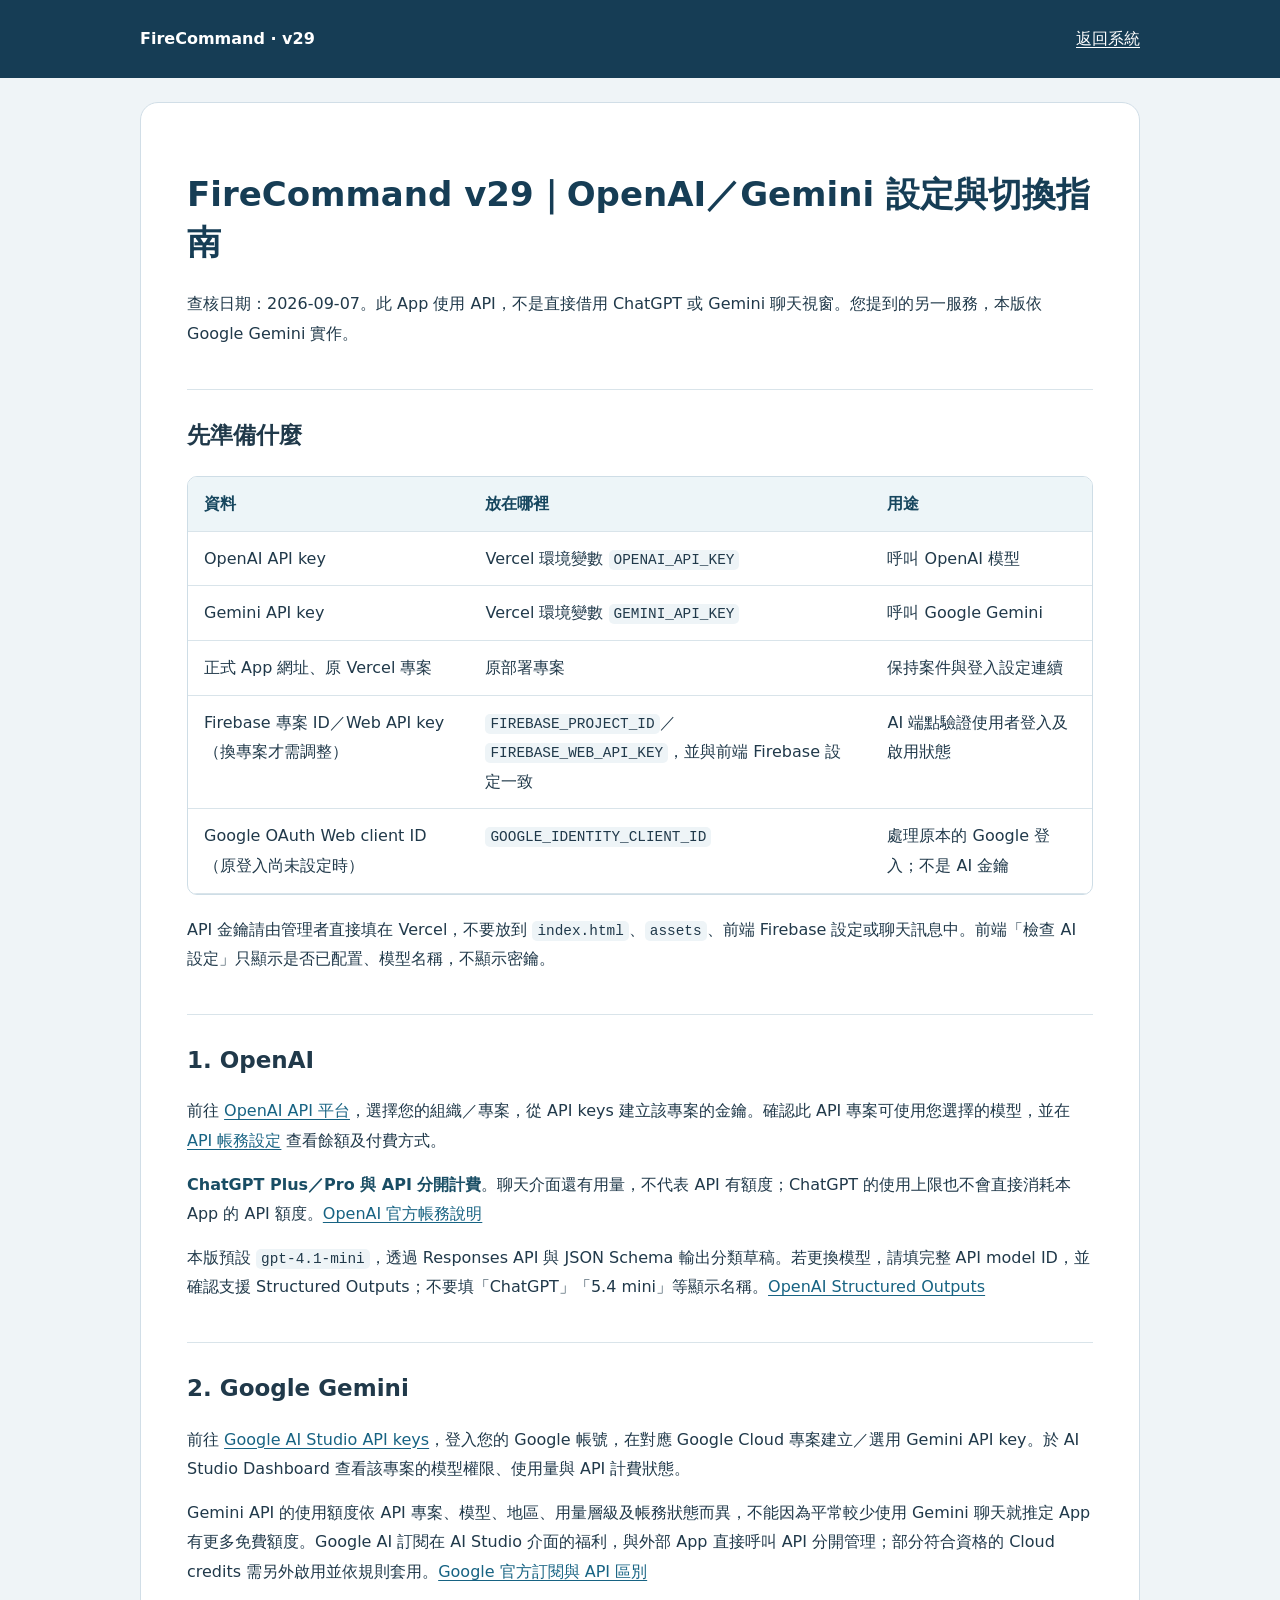
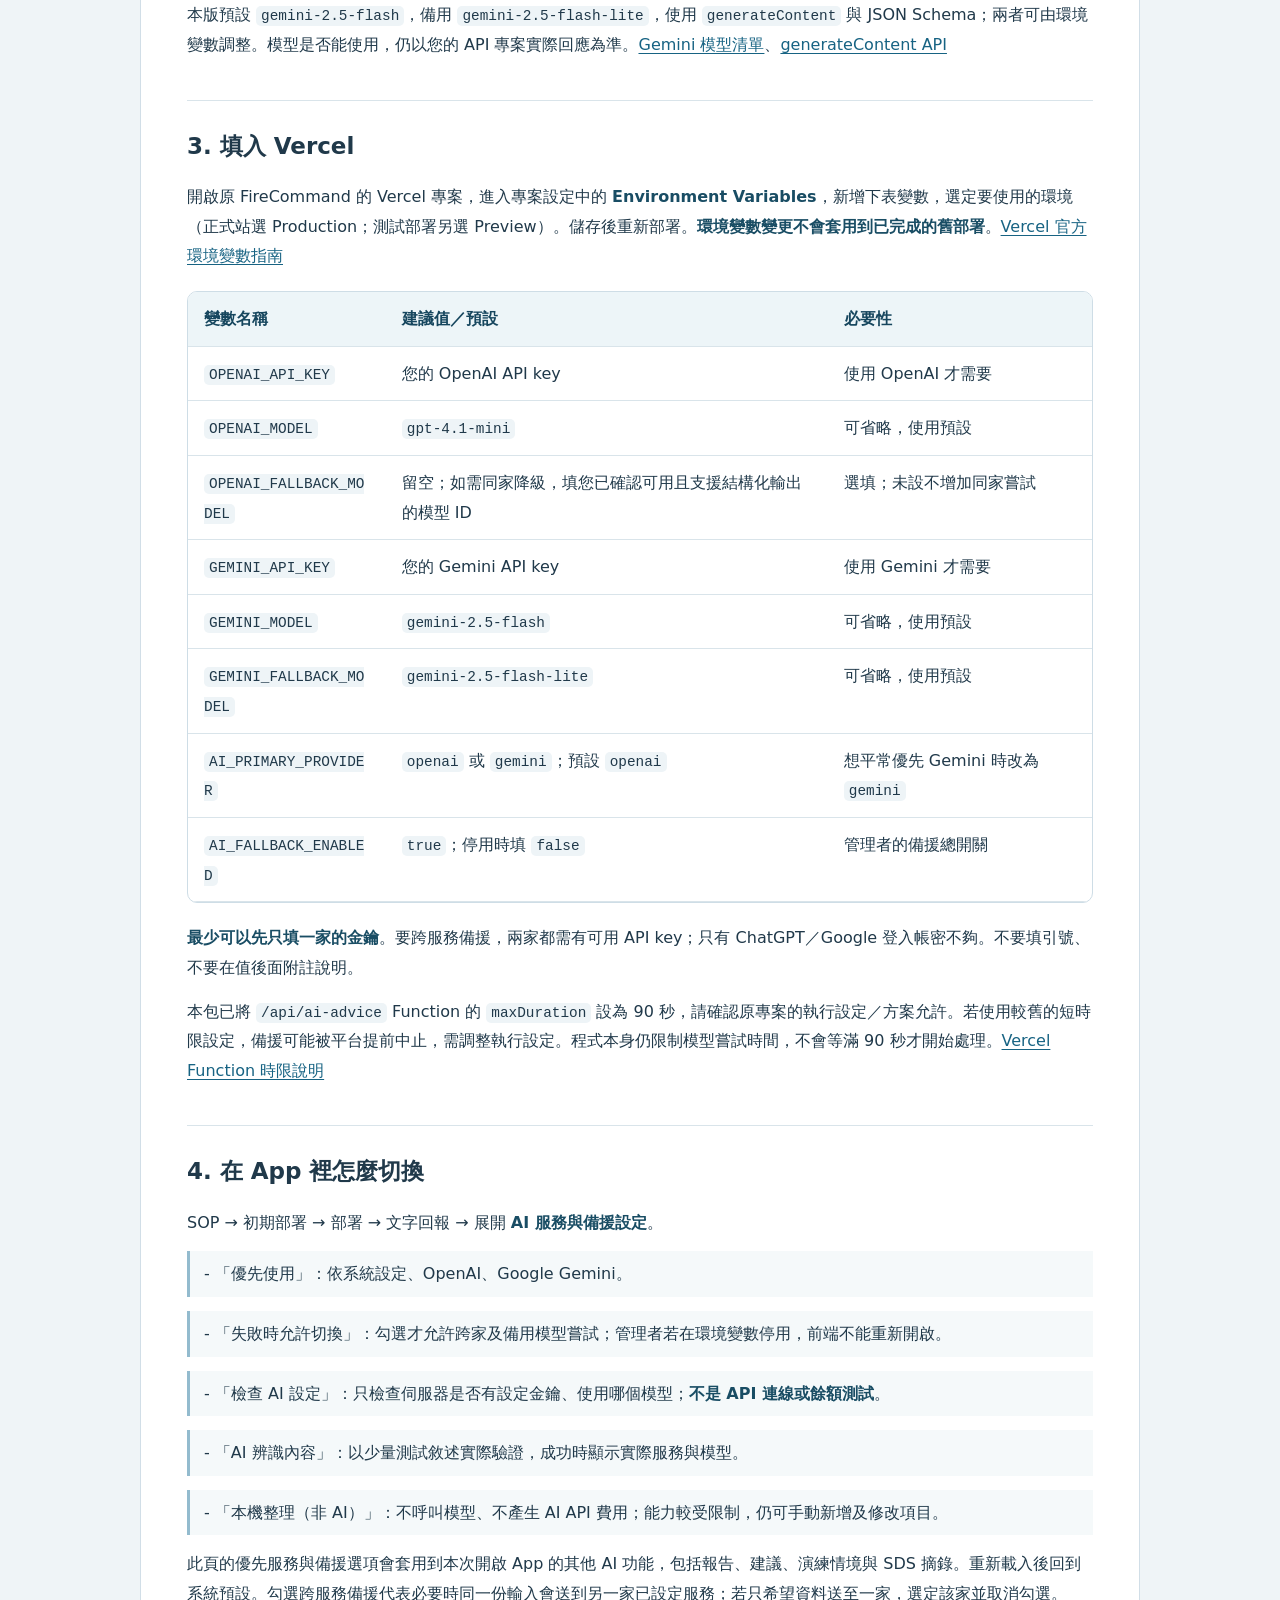
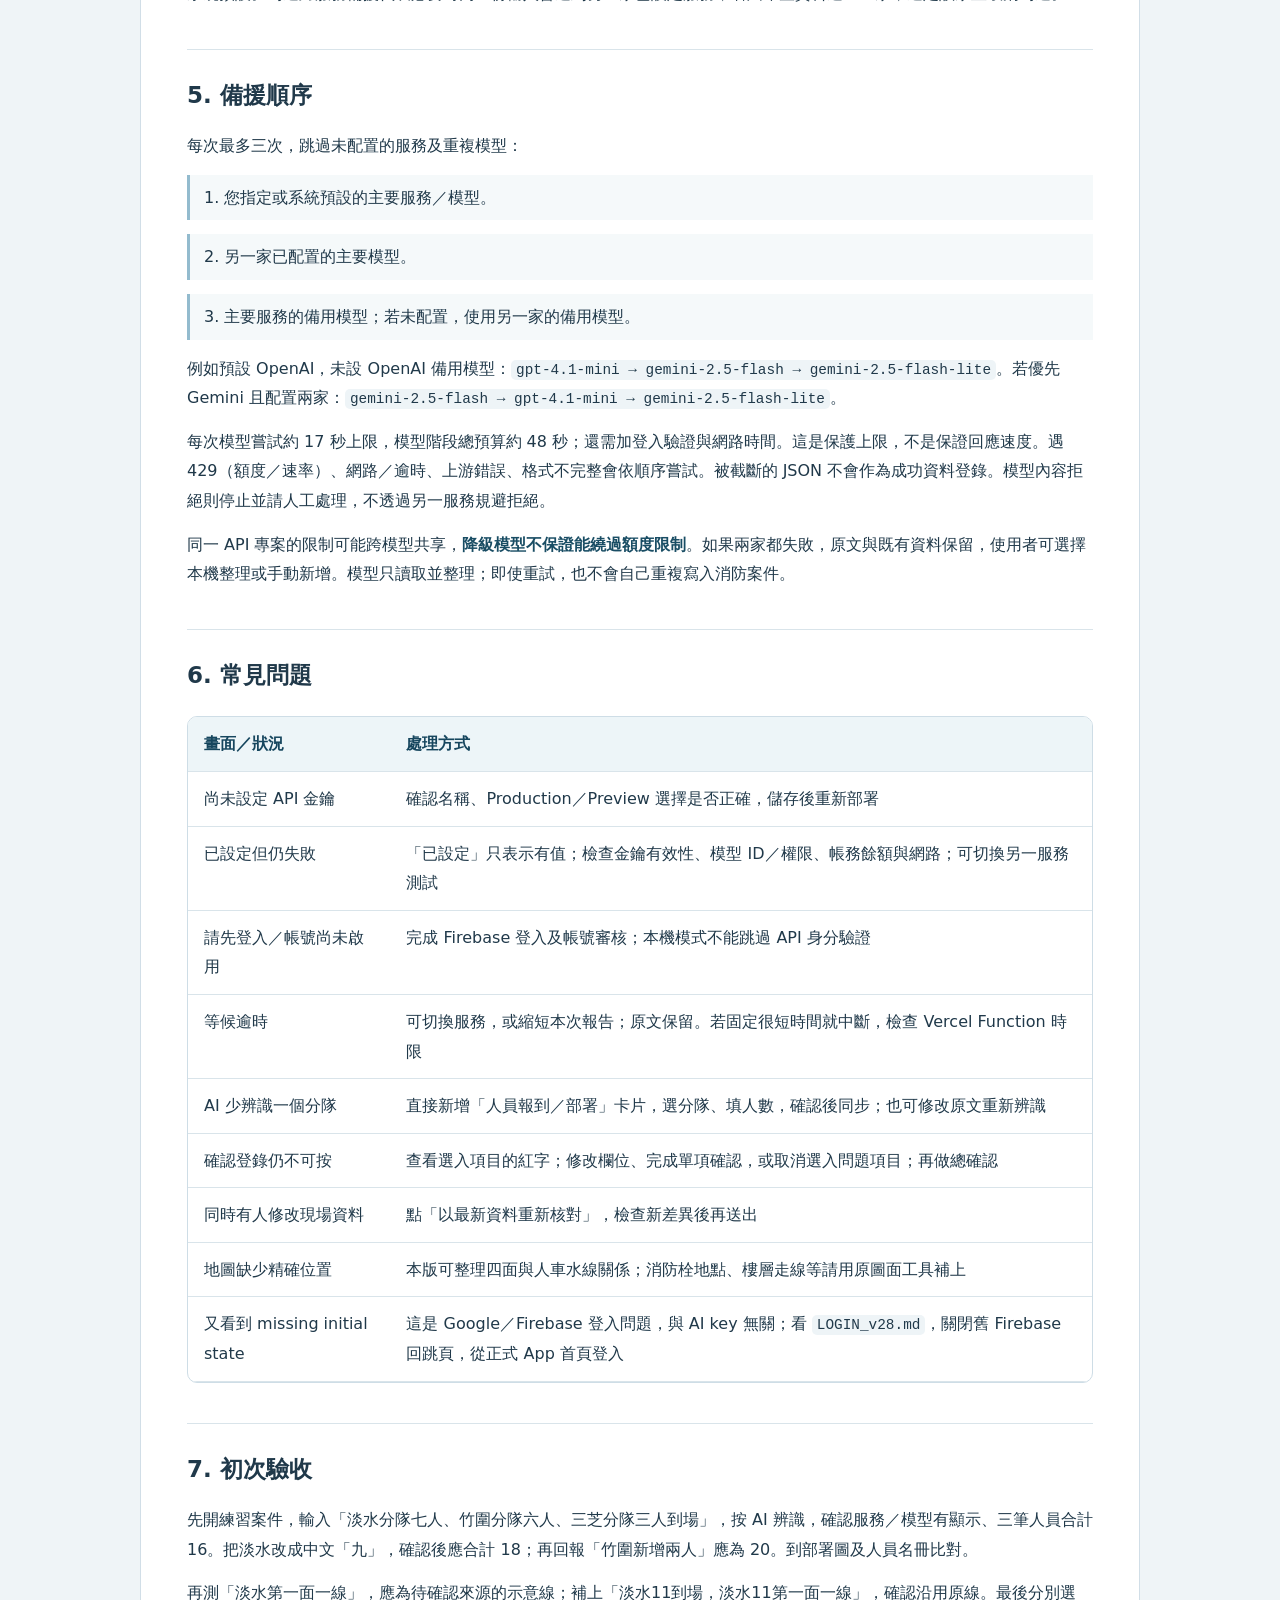
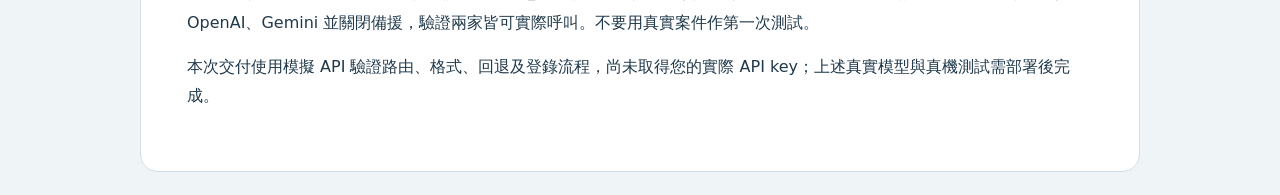
<file: AI_SETUP_v29.html>
<!doctype html><html lang="zh-Hant"><head><meta charset="utf-8"><meta name="viewport" content="width=device-width,initial-scale=1"><meta name="theme-color" content="#163d55"><title>FireCommand v29｜AI 設定指南</title><style>
*{box-sizing:border-box}body{margin:0;background:#eff4f7;color:#20394a;font-family:system-ui,-apple-system,"Noto Sans TC",sans-serif;line-height:1.85}header{background:#163d55;color:white;padding:24px max(18px,calc((100vw - 1000px)/2));display:flex;justify-content:space-between;gap:15px;align-items:center}header a{color:white}main{max-width:1000px;margin:24px auto;background:white;border:1px solid #d1dee7;border-radius:18px;padding:clamp(18px,4vw,46px)}h1{font-size:clamp(24px,4vw,34px);line-height:1.4;color:#163d55}h2{font-size:23px;margin:40px 0 15px;border-top:1px solid #d9e4ea;padding-top:24px}p{margin:14px 0}a{color:#176383;text-underline-offset:3px}code{font-family:ui-monospace,monospace;background:#eef4f7;padding:2px 5px;border-radius:5px;overflow-wrap:anywhere;font-size:.9em}.table-wrap{overflow-x:auto;margin:20px 0;border:1px solid #cedde6;border-radius:10px}table{border-collapse:collapse;width:100%;min-width:600px}th,td{padding:12px 16px;text-align:left;vertical-align:top;border-bottom:1px solid #d9e4ea}th{background:#edf5f8;color:#16465e}.step{padding:8px 14px;border-left:3px solid #93bbce;background:#f5f9fa}strong{color:#194d64}@media(max-width:600px){main{margin:0;border:0;border-radius:0}body{font-size:16px}header{padding:18px}h2{font-size:21px}.table-wrap{font-size:14px}}@media print{body{background:white}header{display:none}main{margin:0;border:0;max-width:none}h2{break-after:avoid}.table-wrap{overflow:visible}table{min-width:0}a{color:inherit}}
</style></head><body><header><strong style="color:white">FireCommand · v29</strong><a href="./index.html">返回系統</a></header><main><h1>FireCommand v29｜OpenAI／Gemini 設定與切換指南</h1><p>查核日期：2026-09-07。此 App 使用 API，不是直接借用 ChatGPT 或 Gemini 聊天視窗。您提到的另一服務，本版依 Google Gemini 實作。</p><h2>先準備什麼</h2><div class="table-wrap"><table><thead><tr><th>資料</th><th>放在哪裡</th><th>用途</th></tr></thead><tbody><tr><td>OpenAI API key</td><td>Vercel 環境變數 <code>OPENAI_API_KEY</code></td><td>呼叫 OpenAI 模型</td></tr><tr><td>Gemini API key</td><td>Vercel 環境變數 <code>GEMINI_API_KEY</code></td><td>呼叫 Google Gemini</td></tr><tr><td>正式 App 網址、原 Vercel 專案</td><td>原部署專案</td><td>保持案件與登入設定連續</td></tr><tr><td>Firebase 專案 ID／Web API key（換專案才需調整）</td><td><code>FIREBASE_PROJECT_ID</code>／<code>FIREBASE_WEB_API_KEY</code>，並與前端 Firebase 設定一致</td><td>AI 端點驗證使用者登入及啟用狀態</td></tr><tr><td>Google OAuth Web client ID（原登入尚未設定時）</td><td><code>GOOGLE_IDENTITY_CLIENT_ID</code></td><td>處理原本的 Google 登入；不是 AI 金鑰</td></tr></tbody></table></div><p>API 金鑰請由管理者直接填在 Vercel，不要放到 <code>index.html</code>、<code>assets</code>、前端 Firebase 設定或聊天訊息中。前端「檢查 AI 設定」只顯示是否已配置、模型名稱，不顯示密鑰。</p><h2>1. OpenAI</h2><p>前往 <a href="https://platform.openai.com/" target="_blank" rel="noopener">OpenAI API 平台</a>，選擇您的組織／專案，從 API keys 建立該專案的金鑰。確認此 API 專案可使用您選擇的模型，並在 <a href="https://platform.openai.com/settings/organization/billing/overview" target="_blank" rel="noopener">API 帳務設定</a> 查看餘額及付費方式。</p><p><strong>ChatGPT Plus／Pro 與 API 分開計費</strong>。聊天介面還有用量，不代表 API 有額度；ChatGPT 的使用上限也不會直接消耗本 App 的 API 額度。<a href="https://help.openai.com/en/articles/9039756" target="_blank" rel="noopener">OpenAI 官方帳務說明</a></p><p>本版預設 <code>gpt-4.1-mini</code>，透過 Responses API 與 JSON Schema 輸出分類草稿。若更換模型，請填完整 API model ID，並確認支援 Structured Outputs；不要填「ChatGPT」「5.4 mini」等顯示名稱。<a href="https://developers.openai.com/api/docs/guides/structured-outputs" target="_blank" rel="noopener">OpenAI Structured Outputs</a></p><h2>2. Google Gemini</h2><p>前往 <a href="https://aistudio.google.com/apikey" target="_blank" rel="noopener">Google AI Studio API keys</a>，登入您的 Google 帳號，在對應 Google Cloud 專案建立／選用 Gemini API key。於 AI Studio Dashboard 查看該專案的模型權限、使用量與 API 計費狀態。</p><p>Gemini API 的使用額度依 API 專案、模型、地區、用量層級及帳務狀態而異，不能因為平常較少使用 Gemini 聊天就推定 App 有更多免費額度。Google AI 訂閱在 AI Studio 介面的福利，與外部 App 直接呼叫 API 分開管理；部分符合資格的 Cloud credits 需另外啟用並依規則套用。<a href="https://ai.google.dev/gemini-api/docs/google-ai-plans" target="_blank" rel="noopener">Google 官方訂閱與 API 區別</a></p><p>本版預設 <code>gemini-2.5-flash</code>，備用 <code>gemini-2.5-flash-lite</code>，使用 <code>generateContent</code> 與 JSON Schema；兩者可由環境變數調整。模型是否能使用，仍以您的 API 專案實際回應為準。<a href="https://ai.google.dev/gemini-api/docs/models" target="_blank" rel="noopener">Gemini 模型清單</a>、<a href="https://ai.google.dev/api/generate-content" target="_blank" rel="noopener">generateContent API</a></p><h2>3. 填入 Vercel</h2><p>開啟原 FireCommand 的 Vercel 專案，進入專案設定中的 <strong>Environment Variables</strong>，新增下表變數，選定要使用的環境（正式站選 Production；測試部署另選 Preview）。儲存後重新部署。<strong>環境變數變更不會套用到已完成的舊部署</strong>。<a href="https://vercel.com/docs/environment-variables/managing-environment-variables" target="_blank" rel="noopener">Vercel 官方環境變數指南</a></p><div class="table-wrap"><table><thead><tr><th>變數名稱</th><th>建議值／預設</th><th>必要性</th></tr></thead><tbody><tr><td><code>OPENAI_API_KEY</code></td><td>您的 OpenAI API key</td><td>使用 OpenAI 才需要</td></tr><tr><td><code>OPENAI_MODEL</code></td><td><code>gpt-4.1-mini</code></td><td>可省略，使用預設</td></tr><tr><td><code>OPENAI_FALLBACK_MODEL</code></td><td>留空；如需同家降級，填您已確認可用且支援結構化輸出的模型 ID</td><td>選填；未設不增加同家嘗試</td></tr><tr><td><code>GEMINI_API_KEY</code></td><td>您的 Gemini API key</td><td>使用 Gemini 才需要</td></tr><tr><td><code>GEMINI_MODEL</code></td><td><code>gemini-2.5-flash</code></td><td>可省略，使用預設</td></tr><tr><td><code>GEMINI_FALLBACK_MODEL</code></td><td><code>gemini-2.5-flash-lite</code></td><td>可省略，使用預設</td></tr><tr><td><code>AI_PRIMARY_PROVIDER</code></td><td><code>openai</code> 或 <code>gemini</code>；預設 <code>openai</code></td><td>想平常優先 Gemini 時改為 <code>gemini</code></td></tr><tr><td><code>AI_FALLBACK_ENABLED</code></td><td><code>true</code>；停用時填 <code>false</code></td><td>管理者的備援總開關</td></tr></tbody></table></div><p><strong>最少可以先只填一家的金鑰</strong>。要跨服務備援，兩家都需有可用 API key；只有 ChatGPT／Google 登入帳密不夠。不要填引號、不要在值後面附註說明。</p><p>本包已將 <code>/api/ai-advice</code> Function 的 <code>maxDuration</code> 設為 90 秒，請確認原專案的執行設定／方案允許。若使用較舊的短時限設定，備援可能被平台提前中止，需調整執行設定。程式本身仍限制模型嘗試時間，不會等滿 90 秒才開始處理。<a href="https://vercel.com/docs/functions/configuring-functions/duration" target="_blank" rel="noopener">Vercel Function 時限說明</a></p><h2>4. 在 App 裡怎麼切換</h2><p>SOP → 初期部署 → 部署 → 文字回報 → 展開 <strong>AI 服務與備援設定</strong>。</p><p class="step">- 「優先使用」：依系統設定、OpenAI、Google Gemini。</p><p class="step">- 「失敗時允許切換」：勾選才允許跨家及備用模型嘗試；管理者若在環境變數停用，前端不能重新開啟。</p><p class="step">- 「檢查 AI 設定」：只檢查伺服器是否有設定金鑰、使用哪個模型；<strong>不是 API 連線或餘額測試</strong>。</p><p class="step">- 「AI 辨識內容」：以少量測試敘述實際驗證，成功時顯示實際服務與模型。</p><p class="step">- 「本機整理（非 AI）」：不呼叫模型、不產生 AI API 費用；能力較受限制，仍可手動新增及修改項目。</p><p>此頁的優先服務與備援選項會套用到本次開啟 App 的其他 AI 功能，包括報告、建議、演練情境與 SDS 摘錄。重新載入後回到系統預設。勾選跨服務備援代表必要時同一份輸入會送到另一家已設定服務；若只希望資料送至一家，選定該家並取消勾選。</p><h2>5. 備援順序</h2><p>每次最多三次，跳過未配置的服務及重複模型：</p><p class="step">1. 您指定或系統預設的主要服務／模型。</p><p class="step">2. 另一家已配置的主要模型。</p><p class="step">3. 主要服務的備用模型；若未配置，使用另一家的備用模型。</p><p>例如預設 OpenAI，未設 OpenAI 備用模型：<code>gpt-4.1-mini → gemini-2.5-flash → gemini-2.5-flash-lite</code>。若優先 Gemini 且配置兩家：<code>gemini-2.5-flash → gpt-4.1-mini → gemini-2.5-flash-lite</code>。</p><p>每次模型嘗試約 17 秒上限，模型階段總預算約 48 秒；還需加登入驗證與網路時間。這是保護上限，不是保證回應速度。遇 429（額度／速率）、網路／逾時、上游錯誤、格式不完整會依順序嘗試。被截斷的 JSON 不會作為成功資料登錄。模型內容拒絕則停止並請人工處理，不透過另一服務規避拒絕。</p><p>同一 API 專案的限制可能跨模型共享，<strong>降級模型不保證能繞過額度限制</strong>。如果兩家都失敗，原文與既有資料保留，使用者可選擇本機整理或手動新增。模型只讀取並整理；即使重試，也不會自己重複寫入消防案件。</p><h2>6. 常見問題</h2><div class="table-wrap"><table><thead><tr><th>畫面／狀況</th><th>處理方式</th></tr></thead><tbody><tr><td>尚未設定 API 金鑰</td><td>確認名稱、Production／Preview 選擇是否正確，儲存後重新部署</td></tr><tr><td>已設定但仍失敗</td><td>「已設定」只表示有值；檢查金鑰有效性、模型 ID／權限、帳務餘額與網路；可切換另一服務測試</td></tr><tr><td>請先登入／帳號尚未啟用</td><td>完成 Firebase 登入及帳號審核；本機模式不能跳過 API 身分驗證</td></tr><tr><td>等候逾時</td><td>可切換服務，或縮短本次報告；原文保留。若固定很短時間就中斷，檢查 Vercel Function 時限</td></tr><tr><td>AI 少辨識一個分隊</td><td>直接新增「人員報到／部署」卡片，選分隊、填人數，確認後同步；也可修改原文重新辨識</td></tr><tr><td>確認登錄仍不可按</td><td>查看選入項目的紅字；修改欄位、完成單項確認，或取消選入問題項目；再做總確認</td></tr><tr><td>同時有人修改現場資料</td><td>點「以最新資料重新核對」，檢查新差異後再送出</td></tr><tr><td>地圖缺少精確位置</td><td>本版可整理四面與人車水線關係；消防栓地點、樓層走線等請用原圖面工具補上</td></tr><tr><td>又看到 missing initial state</td><td>這是 Google／Firebase 登入問題，與 AI key 無關；看 <code>LOGIN_v28.md</code>，關閉舊 Firebase 回跳頁，從正式 App 首頁登入</td></tr></tbody></table></div><h2>7. 初次驗收</h2><p>先開練習案件，輸入「淡水分隊七人、竹圍分隊六人、三芝分隊三人到場」，按 AI 辨識，確認服務／模型有顯示、三筆人員合計 16。把淡水改成中文「九」，確認後應合計 18；再回報「竹圍新增兩人」應為 20。到部署圖及人員名冊比對。</p><p>再測「淡水第一面一線」，應為待確認來源的示意線；補上「淡水11到場，淡水11第一面一線」，確認沿用原線。最後分別選 OpenAI、Gemini 並關閉備援，驗證兩家皆可實際呼叫。不要用真實案件作第一次測試。</p><p>本次交付使用模擬 API 驗證路由、格式、回退及登錄流程，尚未取得您的實際 API key；上述真實模型與真機測試需部署後完成。</p></main></body></html>
</file>
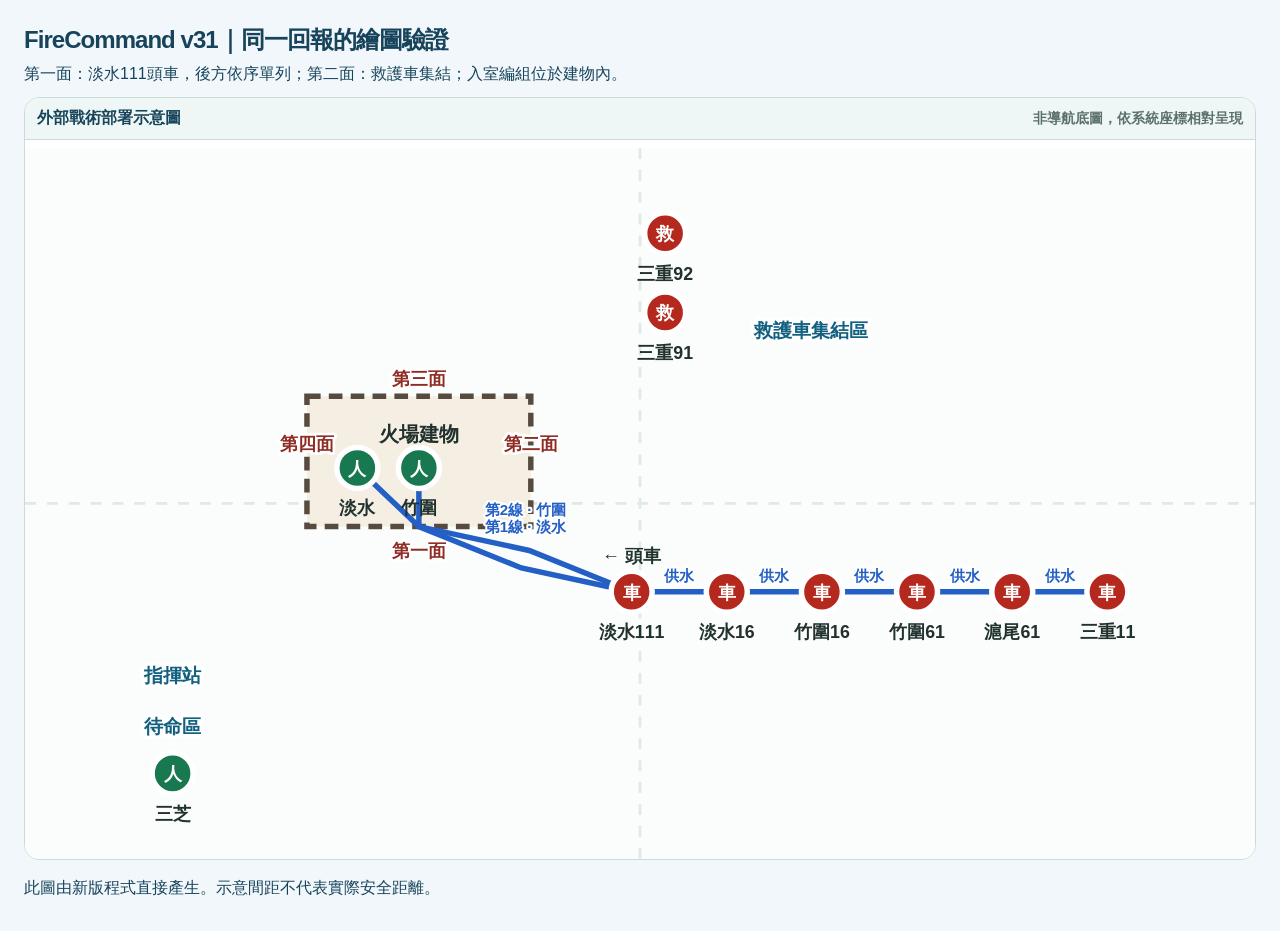
<file: DRAWING_PREVIEW_v31.html>
<!DOCTYPE html><html lang="zh-Hant"><meta charset="utf-8"><style>:root{
  --bg:#f3f0ea; --panel:#fffdf8; --panel2:#f7f1e8; --text:#171411; --muted:#6f675d;
  --line:#ddd4c7; --dark:#1f1b16; --primary:#9f2f23; --primary2:#ffe9e6; --blue:#245fc6; --blue2:#e8f0ff;
  --green:#18784f; --green2:#e7f6ed; --amber:#a96500; --amber2:#fff2cf; --danger:#b5281d;
  --radius:18px; --shadow:0 10px 28px rgba(35,25,10,.10); --safe-bottom:env(safe-area-inset-bottom,0px);
}
*{box-sizing:border-box} html{scroll-behavior:smooth} body{margin:0;background:var(--bg);color:var(--text);font-family:-apple-system,BlinkMacSystemFont,"Noto Sans TC","Segoe UI",sans-serif;line-height:1.5} button,input,select,textarea{font:inherit} button{touch-action:manipulation}.screen{min-height:100svh}.auth-screen,.profile-screen{display:flex;align-items:center;justify-content:center;padding:22px}.brand-card{width:min(560px,100%);background:linear-gradient(145deg,#fffdf8,#f7efe2);border:1px solid var(--line);border-radius:28px;padding:28px;box-shadow:var(--shadow)}.brand-kicker,.eyebrow{font-size:12px;font-weight:800;letter-spacing:.12em;text-transform:uppercase;color:var(--primary)}h1,h2,h3,h4,p{margin:0}h1{font-size:34px;letter-spacing:-.04em}h2{font-size:24px;letter-spacing:-.03em}h3{font-size:18px}h4{font-size:15px}.brand-card p{color:var(--muted);margin:12px 0 20px}.notice{margin-top:12px;color:var(--muted);font-size:13px;background:#fff7e5;border:1px solid #f0d39b;border-radius:14px;padding:10px}.topbar{position:sticky;top:0;z-index:1000;display:flex;align-items:center;justify-content:space-between;padding:10px 14px;background:rgba(31,27,22,.96);color:#fff;backdrop-filter:blur(10px);box-shadow:0 4px 18px rgba(0,0,0,.18)}.brand-mini{font-weight:900;font-size:16px;letter-spacing:.02em}.user-line{font-size:12px;color:#dfd5c8}.page{width:min(1180px,100%);margin:0 auto;padding:14px 12px 96px}.page.narrow{width:min(660px,100%)}.section-head,.detail-header{display:flex;align-items:flex-start;justify-content:space-between;gap:10px;margin:8px 0 12px}.section-head.compact{margin:8px 0}.detail-title-wrap{flex:1;min-width:0}.detail-title-wrap h2{font-size:18px;overflow:hidden;text-overflow:ellipsis;white-space:nowrap}.btn{border:1px solid transparent;border-radius:14px;padding:11px 14px;font-weight:800;cursor:pointer;background:#fff;color:var(--text);box-shadow:0 1px 0 rgba(0,0,0,.03)}.btn.primary{background:var(--dark);color:#fff}.btn.danger{background:var(--primary);color:#fff}.btn.ghost{border-color:var(--line);background:var(--panel)}.btn.small{font-size:13px;padding:8px 10px;border-radius:12px}.btn.full{width:100%;margin-top:8px}.card,.accordion{background:var(--panel);border:1px solid var(--line);border-radius:var(--radius);box-shadow:var(--shadow)}.form-card{padding:14px}.accordion{margin-bottom:10px;overflow:hidden}.accordion>summary{list-style:none;display:flex;align-items:center;justify-content:space-between;gap:10px;padding:13px 14px;font-weight:900;cursor:pointer}.accordion>summary::-webkit-details-marker{display:none}.accordion[open] .chevron{transform:rotate(90deg)}.chevron{transition:.2s;color:var(--muted)}.accordion-body{padding:0 14px 14px}.field{display:flex;flex-direction:column;gap:5px;margin-bottom:10px}.field label{font-size:12px;font-weight:900;color:var(--muted)}input,select,textarea{width:100%;border:1px solid var(--line);background:#fff;border-radius:13px;padding:10px;color:var(--text);outline:none}textarea{resize:vertical}.two-col{display:grid;grid-template-columns:1fr 1fr;gap:10px}.check{display:flex;align-items:center;gap:7px;background:var(--panel2);border:1px solid var(--line);border-radius:13px;padding:10px;font-weight:800;font-size:13px}.check input{width:auto}.case-list{display:grid;gap:10px}.case-card{background:var(--panel);border:1px solid var(--line);border-radius:20px;padding:13px;box-shadow:var(--shadow)}.case-card-head{display:flex;align-items:center;justify-content:space-between;gap:8px}.case-no{font-size:12px;color:var(--primary);font-weight:900}.case-address{font-size:17px;font-weight:900;line-height:1.25;margin:5px 0}.case-summary{color:var(--muted);font-size:13px}.tag-row{display:flex;gap:6px;flex-wrap:wrap;margin-top:9px}.tag{display:inline-flex;align-items:center;gap:4px;border-radius:999px;padding:5px 8px;font-size:12px;font-weight:900;background:var(--panel2);border:1px solid var(--line);white-space:nowrap}.tag.red{background:var(--primary2);border-color:#ffc5bd;color:var(--danger)}.tag.blue{background:var(--blue2);border-color:#c9dcff;color:var(--blue)}.tag.green{background:var(--green2);border-color:#bfe7cd;color:var(--green)}.tag.amber{background:var(--amber2);border-color:#f2d392;color:var(--amber)}.quick-nav{position:sticky;top:55px;z-index:900;display:flex;gap:8px;overflow-x:auto;padding:8px 0;margin-bottom:8px;background:linear-gradient(var(--bg),rgba(243,240,234,.88));backdrop-filter:blur(8px)}.quick-nav a{text-decoration:none;color:var(--text);font-weight:900;font-size:13px;border:1px solid var(--line);background:var(--panel);border-radius:999px;padding:8px 12px;white-space:nowrap}.stack{margin-bottom:10px}.h-scroll{display:flex;gap:10px;overflow-x:auto;padding-bottom:4px;scroll-snap-type:x proximity}.mini-card{min-width:148px;background:var(--panel2);border:1px solid var(--line);border-radius:17px;padding:12px;scroll-snap-align:start}.mini-card.wide{min-width:210px}.metric{font-size:26px;font-weight:950;letter-spacing:-.04em}.metric-label{font-size:12px;font-weight:900;color:var(--muted)}.subline{font-size:12px;color:var(--muted);margin-top:4px}.map-section{background:var(--panel);border:1px solid var(--line);border-radius:22px;padding:10px;margin-bottom:10px;box-shadow:var(--shadow)}.map{height:56svh;min-height:420px;border:1px solid var(--line);border-radius:18px;overflow:hidden;background:#ddd}.tool-accordion{box-shadow:none;background:var(--panel2)}.tool-cards{display:grid;grid-template-columns:repeat(4,minmax(250px,1fr));gap:10px;overflow-x:auto;padding-bottom:4px}.tool-card{background:#fff;border:1px solid var(--line);border-radius:16px;padding:12px;min-width:250px}.tool-card h4{margin-bottom:10px}.hazard-grid{display:grid;grid-template-columns:1fr 1fr;gap:8px}.leaflet-div-icon{background:transparent;border:0}.map-label{transform:translate(-50%,-50%);display:inline-flex;align-items:center;gap:4px;white-space:nowrap;border-radius:14px;padding:6px 8px;font-weight:900;font-size:12px;border:2px solid #fff;box-shadow:0 3px 10px rgba(0,0,0,.25)}.veh{background:#1f2937;color:white}.veh.water{background:#b5281d}.veh.ladder{background:#7c4d00}.veh.ambulance{background:#0b7a4b}.veh.rescue{background:#345b9f}.person{background:#111827;color:white}.person.rest{background:#18784f}.person.rit{background:#b5281d}.person.standby{background:#245fc6}.hazard{background:#fff;color:#111;border-color:#111}.hose-label{background:var(--blue);color:#fff}.alert-list{display:grid;gap:8px}.log-list{display:grid;gap:8px;margin-top:10px}.log{background:var(--panel2);border:1px solid var(--line);border-radius:14px;padding:10px;font-size:13px}.log-time{font-size:11px;color:var(--muted);font-weight:900}.photo-grid{display:grid;grid-template-columns:repeat(3,1fr);gap:8px;margin-top:10px}.photo{aspect-ratio:1.2;border-radius:12px;overflow:hidden;border:1px solid var(--line);background:#eee}.photo img{width:100%;height:100%;object-fit:cover}.toast{position:fixed;z-index:5000;left:12px;right:12px;bottom:calc(14px + var(--safe-bottom));background:#171411;color:#fff;border-radius:16px;padding:12px 14px;text-align:center;font-weight:900;box-shadow:0 10px 28px rgba(0,0,0,.24)}.empty{color:var(--muted);font-size:13px;padding:12px}.hidden{display:none!important}
@media(max-width:720px){.page{padding:10px 10px 86px}.topbar{padding:9px 11px}.brand-card{padding:20px;border-radius:22px}h1{font-size:28px}h2{font-size:21px}.section-head h2{font-size:20px}.two-col{grid-template-columns:1fr}.quick-nav{top:49px}.accordion>summary{padding:12px}.accordion-body{padding:0 12px 12px}.tool-cards{display:flex}.map{height:58svh;min-height:360px}.photo-grid{grid-template-columns:repeat(2,1fr)}.detail-header{align-items:center}.detail-title-wrap h2{font-size:16px}.btn{min-height:42px}.btn.small{min-height:36px}.case-card{padding:12px}.case-address{font-size:16px}}

/* v7 mobile-first corrections */
[hidden]{display:none!important}
.auth-screen[hidden],.profile-screen[hidden],.app-screen[hidden]{display:none!important}
body[data-view="authScreen"],body[data-view="profileScreen"]{min-height:100svh;overflow-x:hidden}
body[data-view="authScreen"] .auth-screen,body[data-view="profileScreen"] .profile-screen{min-height:100svh}
.three-col{display:grid;grid-template-columns:1fr 1fr 1fr;gap:10px}
.compact-grid .field{margin-bottom:8px}.sub-accordion{border:1px dashed var(--line);border-radius:14px;background:var(--panel2);padding:10px;margin:4px 0 10px}.sub-accordion summary{font-weight:900;color:var(--muted);cursor:pointer}.victim-rows{display:grid;gap:8px;margin:10px 0}.victim-row{display:grid;grid-template-columns:72px 96px 1fr auto;gap:8px;align-items:center}.victim-row input,.victim-row select{min-height:42px}.tool-cards{scroll-snap-type:x proximity}.tool-card{scroll-snap-align:start}.map-section .section-head h3{line-height:1.25}.tool-card .field label{white-space:nowrap}.profile-screen .page{padding-top:16px;padding-bottom:34px}.auth-screen{padding-top:calc(24px + env(safe-area-inset-top,0px));padding-bottom:calc(24px + env(safe-area-inset-bottom,0px))}.app-screen{min-height:100svh}.leaflet-container{font-family:inherit}.hose-label{cursor:pointer}
@media(max-width:720px){
  .profile-screen{align-items:flex-start;justify-content:flex-start;padding:calc(12px + env(safe-area-inset-top,0px)) 10px 18px}.profile-screen .page.narrow{width:100%;padding:0 0 18px}.profile-screen .section-head{margin-top:0}.form-card{padding:12px;border-radius:18px}.field{margin-bottom:8px}.field label{font-size:12px}input,select,textarea{padding:9px;border-radius:12px}.three-col{grid-template-columns:1fr}.tool-cards{display:flex;gap:10px;overflow-x:auto;padding:0 2px 6px}.tool-card{min-width:86vw;max-width:86vw}.tool-card .two-col,.tool-card .three-col{grid-template-columns:1fr}.victim-row{grid-template-columns:1fr 1fr}.victim-row .victim-note{grid-column:1/-1}.victim-row .remove-victim{grid-column:1/-1}.map-section{padding:8px;border-radius:18px}.map{height:54svh;min-height:340px}.quick-nav{padding-bottom:7px}.quick-nav a{padding:7px 11px}.accordion{margin-bottom:8px}.accordion>summary{padding:11px 12px}.section-head,.detail-header{margin:6px 0 10px}.page{padding-top:8px}.case-card .tag-row{flex-wrap:nowrap;overflow-x:auto}.case-card .tag{flex:0 0 auto}.brand-card{margin-top:0}.topbar{top:0}.mini-card{min-width:135px}.mini-card.wide{min-width:190px}
}

/* FireCommand v8 additions */
body[data-watermark]::after{content:attr(data-watermark);pointer-events:none;position:fixed;inset:-18%;z-index:9999;white-space:pre-wrap;line-height:3.7rem;font-size:1rem;font-weight:900;color:rgba(160,48,37,.07);transform:rotate(-23deg);letter-spacing:.08em;mix-blend-mode:multiply;}
.hint{font-size:.82rem;color:#7b746c;margin-top:.35rem;line-height:1.45}.button-row{display:flex;gap:.65rem;align-items:center;flex-wrap:wrap}.button-row>*{flex:1 1 140px}.compact-checks{gap:.65rem}.compact-checks .check{min-height:52px}.command-stage-cards{padding:.25rem 0 .65rem}.stage-card{min-width:96px;border:1px solid var(--border,#d7cfc3);background:#f8f3ea;border-radius:20px;padding:14px 12px;text-align:left;box-shadow:0 2px 6px rgba(42,35,26,.06);color:#1d1a17}.stage-card b{display:block;font-size:2.2rem;line-height:1;font-weight:900}.stage-card span{display:block;margin-top:.35rem;font-size:.82rem;color:#6f6860;font-weight:800}.stage-card.active{background:#1d1a17;color:#fff;border-color:#1d1a17}.stage-card.active span{color:#f1e5d1}.chip-grid{display:grid;grid-template-columns:repeat(2,minmax(0,1fr));gap:.5rem}.chip-grid label{border:1px solid #d9d0c4;background:#fbf8f1;border-radius:16px;padding:12px;font-weight:800;display:flex;gap:.45rem;align-items:center}.command-advice{margin:12px 0}.advice-grid{display:grid;grid-template-columns:1fr;gap:.65rem}.advice-box{border:1px solid #d9d0c4;background:#fffdf8;border-radius:20px;padding:14px}.advice-box h4{margin:0 0 8px;font-size:1rem}.advice-box ol{margin:.25rem 0 0 1.15rem;padding:0;line-height:1.65;color:#514a42}.report-preview{margin-top:12px}.report-paper{position:relative;border:1px solid #d9d0c4;border-radius:22px;background:#fff;padding:18px;min-height:220px;overflow:hidden}.report-paper::before{content:attr(data-watermark);position:absolute;inset:-20%;z-index:0;white-space:pre-wrap;color:rgba(160,48,37,.08);font-weight:900;font-size:1.35rem;line-height:4.8rem;transform:rotate(-22deg);}.report-paper pre{position:relative;z-index:1;white-space:pre-wrap;line-height:1.65;margin:0;font-family:inherit}.photo-modal{position:fixed;inset:0;z-index:10000;background:rgba(0,0,0,.92);display:flex;align-items:center;justify-content:center;padding:16px}.photo-modal[hidden]{display:none}.photo-modal img{max-width:96vw;max-height:88vh;border-radius:18px;box-shadow:0 10px 60px rgba(0,0,0,.6)}.photo-close{position:fixed;right:18px;top:18px;border:0;border-radius:999px;padding:12px 18px;font-weight:900;background:#fff;color:#1d1a17;z-index:10002}.photo-watermark{position:fixed;inset:-10%;z-index:10001;color:rgba(255,255,255,.20);font-size:1.1rem;font-weight:900;line-height:5rem;transform:rotate(-22deg);pointer-events:none;white-space:pre-wrap}.photo-watermark::after{content:attr(id)}
@media (min-width:720px){.advice-grid{grid-template-columns:1fr 1fr}.chip-grid{grid-template-columns:repeat(4,minmax(0,1fr))}}
@media print{body[data-watermark]::after{color:rgba(160,48,37,.10)}}


/* v9 additions */
.compact-card{max-width:760px;margin:auto}.approval-screen .brand-card{min-height:auto}.compact-actions{gap:8px;justify-content:flex-end}.user-admin-list{display:grid;gap:10px}.user-admin-card{display:flex;justify-content:space-between;gap:12px;align-items:center;border:1px solid var(--line);border-radius:18px;background:var(--card);padding:12px}.user-admin-card.pending{border-color:#d8a645}.user-admin-card.suspended{border-color:#a33a30;background:#fff7f5}.building-layout{display:grid;grid-template-columns:1fr 1fr;gap:14px}.building-panel{border:1px solid var(--line);border-radius:18px;background:#fffdf8;padding:12px;min-width:0}.panel-title{font-weight:900;margin-bottom:10px}.vertical-section{display:flex;flex-direction:column;gap:8px}.floor-row{display:grid;grid-template-columns:56px 1fr 1.2fr;gap:8px;align-items:center;border:1px solid var(--line);border-radius:14px;padding:8px;background:#f7f1e8}.floor-row.fire-floor{border-color:#a43a30;background:#fff0ed}.floor-label{font-weight:900;font-size:1.1rem}.floor-row select,.floor-row input{min-height:40px;border-radius:12px}.floor-plan-canvas{position:relative;min-height:360px;border:2px solid var(--line);border-radius:18px;background:#f7f1e8;overflow:hidden;touch-action:manipulation}.floor-plan-grid{position:absolute;inset:0;background-image:linear-gradient(rgba(0,0,0,.06) 1px,transparent 1px),linear-gradient(90deg,rgba(0,0,0,.06) 1px,transparent 1px);background-size:32px 32px}.floor-marker{position:absolute;transform:translate(-50%,-50%);border:2px solid white;box-shadow:0 6px 18px rgba(0,0,0,.18);border-radius:999px;background:#1f2937;color:white;font-weight:900;padding:8px 10px;display:flex;gap:4px;align-items:center}.floor-marker.fire{background:#a43a30}.floor-marker.rescue{background:#148a4a}.floor-marker.fatal{background:#111827}.floor-marker.entry{background:#7c5b20}.floor-marker.hose{background:#245fc6}.floor-marker.wall{background:#6b7280}.floor-marker.hazard{background:#7a1f8a}.ai-section textarea,#aiAdviceText{width:100%}.map-label.hose-label{background:#245fc6;color:white}.screen[hidden], section[hidden], main[hidden], div[hidden]{display:none!important}
@media(max-width:760px){.building-layout{grid-template-columns:1fr}.floor-row{grid-template-columns:46px 1fr}.floor-row .floor-note{grid-column:1/-1}.user-admin-card{display:block}.compact-actions{margin-top:10px}.floor-plan-canvas{min-height:300px}}


.sitrep-tool-cards{grid-template-columns:minmax(280px,1fr)}
.sitrep-list{display:grid;gap:10px;margin-top:10px}.sitrep-card{background:var(--panel2);border:1px solid var(--line);border-radius:16px;padding:12px}.sitrep-meta{font-size:11px;color:var(--muted);font-weight:900;margin-bottom:4px}.sitrep-title{font-weight:950;font-size:15px}.sitrep-detail{font-size:13px;color:#514a42;margin-top:4px;white-space:pre-wrap}.assessment-highlight{background:var(--amber2);border:1px solid #f2d392;border-radius:16px;padding:12px}
@media(max-width:760px){.sitrep-tool-cards{display:block}.sitrep-tool-cards .tool-card{min-width:100%;max-width:100%}}

/* ===== v12 到建火人支初 / 到場回報手機優先優化 ===== */
.sr-only{position:absolute!important;width:1px;height:1px;padding:0;margin:-1px;overflow:hidden;clip:rect(0,0,0,0);white-space:nowrap;border:0}
.command-advice.collapsed{display:none}
.field-inline-title{margin:.35rem 0 .2rem;font-weight:900;color:#a13c31;letter-spacing:.08em;font-size:.86rem}
.arrival-status-cards{padding:.25rem 0 .65rem;gap:.65rem}.arrival-status-card{min-width:128px;border:1px solid var(--border,#d7cfc3);background:#fffdf8;border-radius:20px;padding:13px 12px;text-align:left;box-shadow:0 2px 8px rgba(42,35,26,.06);color:#1d1a17;position:relative}.arrival-status-card:before{content:'□';position:absolute;right:12px;top:10px;font-size:1.25rem;color:#8b8176}.arrival-status-card.selected:before{content:'☑';color:#2f80ed}.arrival-status-card b{display:block;font-size:1.1rem;font-weight:900;line-height:1.15}.arrival-status-card span{display:block;margin-top:.28rem;font-size:.78rem;color:#6f6860;font-weight:800}.arrival-status-card em{display:block;margin-top:.45rem;font-style:normal;font-size:.75rem;color:#8f473d;font-weight:900;white-space:nowrap;overflow:hidden;text-overflow:ellipsis}.arrival-status-card.selected{background:#f8f3ea;border-color:#bda985}.arrival-status-card.expanded{background:#1d1a17;color:#fff;border-color:#1d1a17}.arrival-status-card.expanded span,.arrival-status-card.expanded em{color:#f1e5d1}.arrival-status-card.expanded:before{color:#fff}.arrival-detail-panels{margin-bottom:.85rem}.arrival-detail-panel{border:1px solid #d9d0c4;background:#fffdf8;border-radius:20px;padding:14px;margin:.35rem 0 .85rem;box-shadow:0 4px 12px rgba(42,35,26,.05)}.arrival-detail-panel[hidden]{display:none}.readonly-card{border:1px solid #e0d8ce;background:#f7f1e8;border-radius:16px;padding:12px;font-weight:900;color:#1d1a17}.compact-form{gap:.55rem}.check.slim{min-height:auto;padding:10px 12px;margin:.45rem 0;border-radius:14px}.compact-note summary{font-size:.95rem}.compact-note .field{margin-top:.65rem}.advice-box h4{color:#a13c31}.stage-card{transition:.15s ease}.arrival-status-card{transition:.15s ease}
@media (min-width:720px){.arrival-status-card{min-width:150px}.arrival-detail-panel{padding:16px}.advice-grid{grid-template-columns:1fr 1fr}}

/* v12 map deployment refinements */
.map-label.person{background:#b5281d;color:#fff}
.map-label.person.rest,.map-label.person.standby{background:#148a4a;color:#fff}
.map-label.person.rit{background:#d8a645;color:#1d1a17}
.map-label.face{background:#fffdf8;color:#1d1a17;border-color:#7d7062}
.map-label.face.active{background:#1d1a17;color:#fff;border-color:#fff}
.map-label.building-center{background:#1d1a17;color:#fff;border-color:#f1e5d1}
.map-label.building-handle{background:#a43a30;color:#fff;border-color:#fff}
.tool-card.building-box-card .notice.compact{font-size:12px;padding:8px;margin:0 0 10px}
.compact-actions .btn{flex:1 1 80px}
@media(max-width:760px){.tool-card.building-box-card{min-width:285px}.compact-actions .btn{padding:8px 8px}}

/* v13 refinement */
.stat-action{display:block;text-align:left;border:1px solid var(--line);cursor:pointer}
.stat-action:active{transform:scale(.99)}
#tacticalMapSection .tool-accordion[open] #map{margin-top:12px}
#reportDraft[readonly]{background:#f8f3ea;color:#2d2924}
#reportDraft:not([readonly]){background:#fff;border-color:#9f2f23;box-shadow:0 0 0 3px rgba(159,47,35,.08)}


/* v16 refinements */
.contact-row{border:1px solid var(--line);border-radius:18px;background:#fffdf8;padding:12px;margin:10px 0}.par-crew-checklist{display:grid;gap:8px}.par-row{justify-content:flex-start}.support-grid label{min-width:0;white-space:normal;word-break:keep-all;line-height:1.25;align-items:flex-start}.arrival-status-card{min-width:132px;max-width:150px;overflow:hidden}.arrival-status-card b,.arrival-status-card span,.arrival-status-card em{overflow:hidden;text-overflow:ellipsis}.floor-tool-palette{display:flex;gap:8px;overflow-x:auto;padding:6px 0}.floor-tool-palette button{flex:0 0 auto;border:1px solid var(--line);border-radius:14px;background:#fffdf8;padding:10px 12px;font-weight:900}.floor-plan-canvas.drag-over{outline:3px solid #0f7f73}.floor-marker.wall{width:92px;height:8px;border-radius:999px;padding:0;transform:translate(-50%,-50%) rotate(0deg);background:#4b5563}.floor-marker.wall span{display:none}.sitrep-tool-cards.two-panel{grid-template-columns:1fr 1fr}.report-paper.formal{background:#fff;border:1px solid #c9dcd8;border-radius:18px;padding:22px}.report-paper.formal::before{content:attr(data-watermark);position:absolute;inset:-24%;z-index:2;white-space:pre-wrap;color:rgba(15,127,115,.07);font-weight:900;font-size:1.05rem;line-height:3.6rem;transform:rotate(-24deg);pointer-events:none}.report-paper.formal>*{position:relative;z-index:1}.report-title{font-size:1.75rem;font-weight:1000;margin:0 0 14px;color:#10231f}.report-meta-table{width:100%;border-collapse:collapse;margin:8px 0 18px;background:#fff}.report-meta-table th{width:118px;background:#eef7f5;text-align:left}.report-meta-table th,.report-meta-table td{border:1px solid #c9dcd8;padding:9px 10px;font-weight:800}.report-paper h2{font-size:1.25rem;font-weight:1000;margin:18px 0 8px;border-left:6px solid #0f7f73;padding-left:10px}.report-bullet{background:#f7fbfa;border:1px solid #dcebea;border-radius:12px;padding:9px 10px;margin:7px 0}.report-paper p{margin:.55rem 0}.notice.compact{font-size:.9rem;padding:10px}.btn:disabled{opacity:.55;cursor:not-allowed}.tag.red{background:#fee2e2;color:#991b1b}.tag.green{background:#dcfce7;color:#166534}.tag.amber{background:#fef3c7;color:#92400e}.tag.blue{background:#dbeafe;color:#1e40af}@media(max-width:760px){.sitrep-tool-cards.two-panel{display:block}.arrival-status-card{min-width:138px}.report-title{font-size:1.45rem}.report-meta-table th{width:90px}.report-meta-table th,.report-meta-table td{font-size:.88rem;padding:8px}}


/* v17 UX refinements */
.important-accordion>summary{color:var(--danger);font-weight:1000}
.important-accordion[open]>summary{background:#fff7f5;color:var(--danger)}
.action-toggle-btn.active-choice,.btn.active-choice{background:#1d1a17!important;color:#fff!important;border-color:#1d1a17!important;box-shadow:0 4px 14px rgba(29,26,23,.16)}
.segmented-action-row{align-items:stretch}.segmented-action-row .btn{flex:1 1 0}

.report-cover{display:flex;flex-direction:column;gap:10px;margin-bottom:18px;padding:16px 18px;border:1px solid #cde4df;border-radius:16px;background:linear-gradient(180deg,#f7fbfa,#eef7f5)}
.report-kicker{font-size:.9rem;font-weight:1000;color:#0f7f73;letter-spacing:.04em}
.report-case-title{font-size:1.95rem;font-weight:1000;letter-spacing:-.03em;color:#10231f;margin:0}
.report-subtitle{font-size:1rem;color:#49625d;font-weight:800}
.report-chip-row{display:flex;gap:8px;flex-wrap:wrap;margin:8px 0 6px}
.report-chip{display:inline-flex;align-items:center;padding:6px 10px;border-radius:999px;border:1px solid #c9dcd8;background:#fff;font-size:.82rem;font-weight:900;color:#0f514b}
.report-section{margin-top:18px}
.report-section h2{margin-top:0}
.report-grid-2{display:grid;grid-template-columns:1fr 1fr;gap:14px}
.report-card{border:1px solid #dcebea;border-radius:14px;background:#f9fcfb;padding:12px}
.report-card h3{font-size:1rem;font-weight:1000;margin:0 0 8px;color:#11453f}
.report-list{display:grid;gap:8px}
.report-list-item{background:#fff;border:1px solid #dcebea;border-radius:12px;padding:10px 12px;line-height:1.65}
.report-note{font-size:.92rem;color:#50655f}
.report-plain-table{width:100%;border-collapse:collapse;margin:10px 0 14px;background:#fff}.report-plain-table th,.report-plain-table td{border:1px solid #d6e7e3;padding:10px 12px;vertical-align:top}.report-plain-table th{background:#f2faf8;text-align:left;font-weight:1000;width:18%}
.report-watermark-foot{margin-top:18px;padding-top:10px;border-top:1px dashed #c9dcd8;font-size:.85rem;color:#667a75;font-weight:800}
@media(max-width:760px){.report-case-title{font-size:1.45rem}.report-grid-2{grid-template-columns:1fr}.report-chip{font-size:.76rem;padding:5px 8px}.report-plain-table th,.report-plain-table td{font-size:.88rem;padding:8px 9px}}


.case-card{cursor:pointer;transition:transform .15s ease, box-shadow .15s ease}
.case-card:active{transform:scale(.995)}
.choice-row{display:flex;gap:8px;flex-wrap:wrap;margin:8px 0 10px}
.choice-chip{display:flex;align-items:center;gap:8px;border:1px solid var(--line);background:#fff;border-radius:14px;padding:10px 12px;font-weight:900;font-size:14px}
.choice-chip input{width:auto;margin:0}
.support-grid{display:grid;grid-template-columns:repeat(2,minmax(130px,1fr));gap:8px}
.support-grid label{display:flex;align-items:flex-start;justify-content:flex-start;gap:8px;text-align:left;border:1px solid var(--line);background:#fffdf8;border-radius:14px;padding:11px 12px;font-weight:900;font-size:15px}
.support-grid input{width:auto;margin-top:2px;flex:0 0 auto}
.arrival-status-card.selected{background:#f8f3ea;border-color:#bda985}
.arrival-status-card.expanded,.arrival-status-card.selected.expanded{background:#1d1a17;color:#fff;border-color:#1d1a17}
#verticalBuildingPanel[hidden],#planBuildingPanel[hidden]{display:none!important}
@media(max-width:760px){
  .support-grid{display:flex;overflow-x:auto;gap:10px;padding-bottom:4px;scroll-snap-type:x proximity}
  .support-grid label{min-width:160px;flex:0 0 auto;scroll-snap-align:start}
  .choice-row{display:flex;overflow-x:auto;flex-wrap:nowrap}
  .choice-chip{flex:0 0 auto}
}


.popup-actions{display:flex;gap:6px;flex-wrap:wrap;margin-top:8px}.popup-actions button{border:1px solid #d8d0c5;background:#fff;border-radius:10px;padding:6px 9px;font-weight:900}.popup-actions button:last-child{color:#991b1b}
.floor-control-row{justify-content:flex-start;margin-bottom:8px}.floor-tool-palette button.active-choice{background:#1d1a17!important;color:#fff!important;border-color:#1d1a17!important}.floor-line{position:absolute;height:8px;transform-origin:0 50%;border-radius:999px;border:1px solid #fff;box-shadow:0 2px 7px rgba(0,0,0,.22);background:#4b5563;z-index:3}.floor-line.hose{height:9px;background:#245fc6}.floor-line.wall{background:#4b5563}.floor-line.preview{opacity:.55;pointer-events:none}.floor-line span{position:absolute;left:50%;top:-26px;transform:translateX(-50%);font-size:11px;background:rgba(255,255,255,.9);border:1px solid #ddd;border-radius:999px;padding:2px 6px;white-space:nowrap}.floor-marker{touch-action:none}.floor-plan-canvas{touch-action:none}.choice-chip:has(input:checked){background:#1d1a17;color:#fff;border-color:#1d1a17}.support-grid label:has(input:checked){background:#1d1a17;color:#fff;border-color:#1d1a17}.support-grid label{min-height:48px}
@supports not selector(:has(*)){.choice-chip.checked,.support-grid label.checked{background:#1d1a17;color:#fff;border-color:#1d1a17}}

/* v20 – device troubleshooting and precision incident location */
.top-help-wrap{padding-top:8px;padding-bottom:0}.troubleshooting-accordion{margin-bottom:0}.troubleshooting-accordion>summary{color:#184b45;background:#f7fbfa}.troubleshooting-grid{display:grid;grid-template-columns:repeat(3,minmax(0,1fr));gap:10px;margin-top:10px}.troubleshooting-card{border:1px solid #cfe3de;border-radius:16px;background:#f9fcfb;padding:12px}.troubleshooting-card h4{font-size:1rem;color:#11584f;margin-bottom:6px}.troubleshooting-card ol{padding-left:1.1rem;margin:0;display:grid;gap:8px;font-size:.88rem;line-height:1.55}.troubleshooting-card b{color:#172d29}
.location-control{margin:0 0 12px;background:#f8fcfb;border-color:#b9d8d2}.location-control-body{padding-top:10px}.location-status-panel{margin-top:10px}.location-status-grid{display:grid;grid-template-columns:1fr 1fr;gap:8px}.location-status-grid>div{border:1px solid #cde2dd;background:#fff;border-radius:12px;padding:9px 10px;min-width:0}.location-status-grid>div.wide{grid-column:1/-1}.location-status-grid span{display:block;font-size:.72rem;font-weight:900;color:#667a75}.location-status-grid b{display:block;margin-top:3px;font-size:.83rem;word-break:break-word;color:#143f39}.location-status-grid .danger{border-color:#e9a8a2;background:#fff7f5}.location-status-grid .danger b{color:#a32f25}.location-status-grid .warning{border-color:#f2d38d;background:#fffaf0}.location-status-grid .warning b{color:#9b5b07}.location-status-grid .good{border-color:#b8dfc9;background:#f5fff8}.location-status-grid .good b{color:#17663d}.location-candidate-list{display:grid;gap:8px;margin-top:10px}.location-candidate{width:100%;border:1px solid #cde2dd;border-radius:13px;background:#fff;padding:10px 12px;text-align:left;cursor:pointer}.location-candidate:active{transform:scale(.995)}.location-candidate b{display:block;font-size:.9rem;color:#143f39}.location-candidate span{display:block;margin-top:3px;font-size:.75rem;font-weight:800;color:#657672}.location-loading,.location-selected,.location-error{border-radius:12px;padding:10px 12px;font-size:.85rem;font-weight:800}.location-loading{background:#eef7f5;color:#225e56}.location-selected{background:#f0fff6;color:#17663d;border:1px solid #b8dfc9}.location-error{background:#fff4f2;color:#a32f25;border:1px solid #e9a8a2}
.same-tab-print-overlay{display:none}.same-tab-print-mode .same-tab-print-overlay{display:block;position:fixed;inset:0;z-index:9000;overflow:auto;background:#fff;padding:12px}.same-tab-print-toolbar{position:sticky;top:0;z-index:2;display:flex;justify-content:flex-end;gap:8px;padding:8px 0 12px;background:rgba(255,255,255,.96);border-bottom:1px solid #d7e7e3}.same-tab-print-paper{position:relative;margin:0 auto;max-width:900px;background:#fff;padding:18px;border-top:8px solid #0f7f73}.same-tab-print-paper:before{content:attr(data-watermark);position:absolute;inset:-20%;white-space:pre-wrap;color:rgba(15,127,115,.075);font-size:1rem;font-weight:900;line-height:3.45rem;transform:rotate(-24deg);pointer-events:none;z-index:1}.same-tab-print-paper>*{position:relative;z-index:2}
@media(max-width:760px){.troubleshooting-grid{grid-template-columns:1fr}.troubleshooting-card{padding:11px}.location-status-grid{grid-template-columns:1fr}.location-status-grid>div.wide{grid-column:auto}.location-control .button-row{display:flex;overflow-x:auto;flex-wrap:nowrap;padding-bottom:4px}.location-control .button-row .btn{flex:0 0 auto}.same-tab-print-overlay{padding:8px}.same-tab-print-paper{padding:12px}.same-tab-print-toolbar{justify-content:stretch}.same-tab-print-toolbar .btn{flex:1 1 0}}
@media print{body.same-tab-print-mode #appScreen> :not(#sameTabPrintOverlay){display:none!important}body.same-tab-print-mode #sameTabPrintOverlay{display:block!important;position:static!important;overflow:visible!important;padding:0!important}.same-tab-print-toolbar{display:none!important}.same-tab-print-paper{max-width:none!important;padding:0!important;border-top:8px solid #0f7f73!important}.same-tab-print-paper:before{color:rgba(15,127,115,.09)!important}}

/* v21 – adaptive multi-page case workspace */
.case-workspace{display:grid;grid-template-columns:88px minmax(0,1fr);gap:12px;align-items:start;min-width:0}
.case-page-content{min-width:0;min-height:55svh}
.case-page-panel{min-width:0;margin:0 0 10px;animation:casePageIn .14s ease-out}
.case-page-panel[hidden]{display:none!important}
@keyframes casePageIn{from{opacity:.35;transform:translateY(4px)}to{opacity:1;transform:none}}
.case-page-nav{position:sticky;top:68px;z-index:850;display:grid;gap:7px;padding:8px;background:rgba(255,253,248,.96);border:1px solid var(--line);border-radius:20px;box-shadow:var(--shadow);backdrop-filter:blur(10px)}
.case-nav-item{appearance:none;border:1px solid transparent;background:transparent;color:var(--muted);border-radius:15px;min-height:58px;padding:7px 5px;display:flex;flex-direction:column;align-items:center;justify-content:center;gap:4px;font-size:12px;font-weight:950;white-space:nowrap;cursor:pointer}
.case-nav-icon{display:grid;place-items:center;min-width:26px;height:24px;padding:0 4px;border-radius:8px;background:var(--panel2);color:var(--text);font-size:12px;font-weight:1000}
.case-nav-item.active{background:#1d1a17;color:#fff;border-color:#1d1a17;box-shadow:0 5px 14px rgba(29,26,23,.2)}
.case-nav-item.active .case-nav-icon{background:#fff;color:#1d1a17}
.case-page-content>.case-page-panel>.accordion:first-child,.case-page-content>.case-page-panel>.tool-accordion:first-child{margin-top:0}
.case-page-content .map-section{margin-top:0}
.arrival-state-row .choice-chip{min-height:46px}
.arrival-detail-panel [id$="DetailFields"]{padding-top:4px}

@media (max-width:799px), (orientation:portrait) and (max-width:999px){
  .detail-page{padding-bottom:calc(102px + env(safe-area-inset-bottom,0px))}
  .case-workspace{display:block}
  .case-page-nav{position:fixed;left:0;right:0;bottom:0;top:auto;z-index:1600;display:flex;gap:6px;overflow-x:auto;border-radius:18px 18px 0 0;border-left:0;border-right:0;border-bottom:0;padding:7px 8px calc(7px + env(safe-area-inset-bottom,0px));background:rgba(255,253,248,.97);box-shadow:0 -8px 24px rgba(35,25,10,.14);scroll-snap-type:x proximity}
  .case-nav-item{flex:0 0 74px;min-width:74px;min-height:58px;padding:6px 4px;scroll-snap-align:center;font-size:11px}
  .case-nav-icon{height:22px;min-width:24px}
  .case-page-content{min-height:58svh}
  .case-page-panel>.accordion>summary{font-size:15px}
}

@media (min-width:800px) and (orientation:landscape), (min-width:1000px){
  .case-workspace{grid-template-columns:92px minmax(0,1fr)}
  .case-page-nav{max-height:calc(100svh - 86px);overflow-y:auto}
  .case-page-content{min-height:calc(100svh - 145px)}
}

/* ===== v22 Google Maps / mobile field workflow ===== */
.map-shell{position:relative;min-height:420px;border-radius:18px;overflow:hidden;background:#e8eceb}
.google-map{height:56svh;min-height:420px;width:100%;border:1px solid var(--line);border-radius:18px;background:#e8eceb}
.map-unavailable-panel{position:absolute;inset:0;z-index:30;display:flex;flex-direction:column;align-items:center;justify-content:center;gap:10px;padding:24px;text-align:center;background:linear-gradient(145deg,rgba(255,253,248,.98),rgba(247,240,230,.98));color:#1d1a17}
.map-unavailable-panel b{font-size:1.2rem}.map-unavailable-panel span{max-width:520px;color:#6f6860;font-weight:800;line-height:1.65}
.map-diagnostics{margin:10px 0}.map-diagnostics-panel{display:grid;gap:7px;margin:10px 0}.diagnostic-row{display:grid;grid-template-columns:1fr auto;gap:10px;align-items:center;border:1px solid #d7e7e3;background:#fff;border-radius:12px;padding:9px 11px}.diagnostic-row span{font-size:.82rem;font-weight:900;color:#4f625e}.diagnostic-row b{font-size:.8rem}.diagnostic-row.good b{color:#17663d}.diagnostic-row.warning b{color:#9b5b07}.diagnostic-row.danger b{color:#a32f25}.diagnostic-detail{font-size:.76rem;color:#667a75;word-break:break-word}
.google-places-host{margin:8px 0}.compact-candidates{max-height:280px;overflow:auto}.powered-by-google-note{font-size:.72rem;color:#6f7775;text-align:right;margin-top:4px}
.deployment-quick-panel{border:1px solid #d9d0c4;background:#fffdf8;border-radius:18px;padding:12px;margin:10px 0}.deployment-mode-bar{display:flex;gap:8px;overflow-x:auto;padding:6px 0}.deployment-mode-bar .btn{flex:0 0 auto}.map-resource-palette{display:flex;gap:9px;overflow-x:auto;scroll-snap-type:x proximity;padding:8px 1px}.resource-chip{min-width:150px;scroll-snap-align:start;border:1px solid #d9d0c4;background:#fff;border-radius:16px;padding:10px;text-align:left;display:grid;gap:4px;cursor:pointer}.resource-chip.active{background:#1d1a17;color:#fff;border-color:#1d1a17}.resource-chip b{font-size:.95rem}.resource-chip span{font-size:.75rem;font-weight:800;color:#70685f}.resource-chip.active span{color:#eee2d2}.resource-chip-actions{display:flex;gap:6px;margin-top:5px}.resource-chip-actions button{border:1px solid #d9d0c4;background:#f8f3ea;border-radius:10px;padding:5px 7px;font-size:.72rem;font-weight:900}.resource-chip.active .resource-chip-actions button{background:#fff;color:#1d1a17}.resource-empty{padding:10px;color:#7c736a;font-weight:800}
.gm-style .gm-style-iw-c{border-radius:16px!important;padding:12px!important}.gm-style .gm-style-iw-d{overflow:auto!important}.google-info-card{min-width:210px;max-width:280px;line-height:1.55}.google-info-card b{font-size:.95rem}.google-info-card .meta{font-size:.8rem;color:#5f6d69}.popup-actions{display:flex;gap:6px;flex-wrap:wrap;margin-top:9px}.popup-actions button{border:1px solid #d9d0c4;background:#fffdf8;border-radius:10px;padding:6px 8px;font-size:.75rem;font-weight:900}
.orientation-hint{display:flex;align-items:center;gap:10px;flex-wrap:wrap;background:#eef7f5;border:1px solid #b9d8d2;border-radius:14px;padding:10px 12px;margin:9px 0}.orientation-hint b{color:#0f655d}.orientation-hint span{flex:1;min-width:180px;color:#4d625d;font-size:.85rem;font-weight:800}
.drawing-command-bar{display:flex;gap:7px;overflow-x:auto;padding:6px 0 9px;scroll-snap-type:x proximity}.drawing-command-bar .btn{flex:0 0 auto;scroll-snap-align:start}.floor-plan-canvas.locked{outline:3px solid #6d6255;filter:saturate(.82)}.floor-plan-canvas.locked:after{content:'圖面已鎖定';position:absolute;right:10px;top:10px;z-index:20;background:#1d1a17;color:#fff;border-radius:999px;padding:5px 9px;font-size:.72rem;font-weight:900}.floor-line.selected,.floor-marker.selected{outline:3px solid #ffb100;outline-offset:3px}.floor-line-handle{position:absolute;width:18px;height:18px;border-radius:50%;background:#fff;border:3px solid #1d1a17;transform:translate(-50%,-50%);z-index:10;touch-action:none}.voice-keyboard-helper{display:inline-flex!important;width:auto!important;align-items:center;justify-content:center;gap:5px;margin:4px 0 8px;padding:6px 9px;border:1px solid #cddbd8;background:#f7fbfa;border-radius:10px;color:#315d56;font-size:.76rem;font-weight:900}.voice-keyboard-helper:before{content:'🎙'}
.app-action-sheet{position:fixed;inset:0;z-index:12000}.app-action-backdrop{position:absolute;inset:0;background:rgba(0,0,0,.48);backdrop-filter:blur(2px)}.app-action-panel{position:absolute;left:0;right:0;bottom:0;max-height:82svh;overflow:auto;background:#fffdf8;border-radius:24px 24px 0 0;padding:10px 14px calc(18px + env(safe-area-inset-bottom,0px));box-shadow:0 -14px 40px rgba(0,0,0,.25)}.app-action-handle{width:54px;height:5px;border-radius:999px;background:#cfc6bb;margin:0 auto 10px}.app-action-head{display:flex;align-items:center;justify-content:space-between;gap:10px;margin-bottom:10px}.action-grid{display:grid;grid-template-columns:1fr 1fr;gap:8px}.action-option{border:1px solid #d9d0c4;background:#fff;border-radius:14px;padding:11px;font-weight:900;text-align:left}.action-option.danger{border-color:#efb4ae;color:#a32f25;background:#fff7f5}
.report-return-notice{font-size:.8rem;color:#5b706b;font-weight:800;padding:8px 10px;background:#eef7f5;border-radius:10px;margin-bottom:8px}
.same-tab-print-mode{overflow:hidden}.same-tab-print-overlay{overscroll-behavior:contain}.same-tab-print-toolbar{align-items:center}.same-tab-print-toolbar:before{content:'報告預覽';margin-right:auto;font-weight:1000;color:#143f39}
@media(max-width:760px){.map-shell,.google-map{min-height:360px}.google-map{height:54svh}.diagnostic-row{grid-template-columns:1fr}.deployment-quick-panel{padding:10px}.resource-chip{min-width:145px}.app-action-panel{max-height:88svh}.action-grid{grid-template-columns:1fr}.same-tab-print-toolbar:before{display:none}}
@media(orientation:landscape) and (max-height:650px){.google-map{height:72svh;min-height:330px}.case-page-content{padding-bottom:12px}.floor-plan-canvas{min-height:66svh}}

/* v22 final tactical drawing, schematic report, and safe report return */
body.action-sheet-open{overflow:hidden}
.keyboard-voice-helper{display:inline-flex;width:auto;align-items:center;justify-content:center;gap:6px;margin:5px 0 9px;padding:7px 10px;border:1px solid #cddbd8;background:#f7fbfa;border-radius:10px;color:#315d56;font-size:.78rem;font-weight:900;cursor:pointer}
.keyboard-voice-helper:before{content:'🎙'}
.floor-line.selected{box-shadow:0 0 0 4px rgba(255,177,0,.65)}
.floor-line-handle{cursor:grab}
.quick-choice-row{display:flex;gap:8px;flex-wrap:wrap;margin-top:10px}.quick-choice-row .btn{flex:1 1 130px}
.same-tab-print-overlay{position:fixed;inset:0;z-index:15000;overflow:auto;background:#edf2f0;padding:0 12px 30px}.same-tab-print-toolbar{position:sticky;top:0;z-index:40;display:flex;gap:8px;align-items:center;padding:10px max(10px,env(safe-area-inset-right)) 10px max(10px,env(safe-area-inset-left));background:rgba(255,253,248,.97);border-bottom:1px solid #c9dcd8;backdrop-filter:blur(12px)}.same-tab-print-title{font-weight:1000;flex:1;text-align:center}.same-tab-print-help{max-width:900px;margin:10px auto 0;padding:9px 12px;border:1px solid #b9d8d2;border-radius:12px;background:#eef7f5;color:#3d5c56;font-size:.82rem;font-weight:800}.same-tab-print-paper{position:relative;margin:10px auto 30px;max-width:900px;background:#fff;padding:18px;border-top:8px solid #0f7f73;box-shadow:0 10px 35px rgba(0,0,0,.12)}
.report-schematic-card{margin:12px 0 18px;border:1px solid #c9dcd8;border-radius:15px;background:#fff;overflow:hidden;break-inside:avoid}.report-schematic-head{display:flex;align-items:center;justify-content:space-between;gap:10px;padding:10px 12px;background:#eef7f5;border-bottom:1px solid #c9dcd8}.report-schematic-head strong{font-size:1rem}.report-schematic-head span{font-size:.75rem;color:#5c706b;font-weight:800;text-align:right}.report-schematic{display:block;width:100%;height:auto;aspect-ratio:900/520}.report-schematic.floor{aspect-ratio:900/480}.scheme-bg{fill:#fbfdfc}.scheme-axis{stroke:#dfeae7;stroke-width:2;stroke-dasharray:8 8}.scheme-grid{fill:none;stroke:#e3ecea;stroke-width:1}.scheme-building{fill:#f5eee3;stroke:#574b3f;stroke-width:4;stroke-dasharray:10 6}.scheme-building-label,.scheme-label,.scheme-hose-label,.floor-scheme-label{font-family:-apple-system,BlinkMacSystemFont,'Noto Sans TC',sans-serif;font-weight:900;text-anchor:middle;fill:#21322e}.scheme-building-label{font-size:16px}.scheme-label{font-size:14px}.scheme-hose-label{font-size:12px;fill:#245fc6}.scheme-hose{stroke:#245fc6;stroke-width:8;stroke-linecap:round}.scheme-node circle{stroke:#fff;stroke-width:4;fill:#1f2937}.scheme-node.vehicle circle{fill:#b5281d}.scheme-node.crew circle{fill:#18784f}.scheme-node.hazard circle{fill:#a96500}.scheme-node.incident circle{fill:#111}.scheme-node.hoseEnd circle{fill:#245fc6}.scheme-icon,.floor-scheme-icon{font-family:-apple-system,BlinkMacSystemFont,'Noto Sans TC',sans-serif;font-weight:1000;text-anchor:middle;fill:#fff;font-size:13px}.floor-scheme-line{stroke-width:9;stroke-linecap:round}.floor-scheme-line.wall{stroke:#4b5563}.floor-scheme-line.hose{stroke:#245fc6}.floor-scheme-point{stroke:#fff;stroke-width:4;fill:#1f2937}.floor-scheme-point.fire{fill:#b5281d}.floor-scheme-point.rescue{fill:#18784f}.floor-scheme-point.fatal{fill:#111827}.floor-scheme-point.entry{fill:#7c5b20}.floor-scheme-point.hazard{fill:#7a1f8a}.floor-scheme-label{font-size:13px}
@media(max-width:760px){.same-tab-print-overlay{padding:0 7px 24px}.same-tab-print-toolbar{flex-wrap:wrap}.same-tab-print-title{order:-1;flex:1 0 100%}.same-tab-print-toolbar .btn{flex:1 1 auto}.report-schematic-head{align-items:flex-start;flex-direction:column}.report-schematic-head span{text-align:left}.keyboard-voice-helper{font-size:.76rem}}
@media print{.same-tab-print-help{display:none!important}.report-schematic-card{page-break-inside:avoid}.same-tab-print-paper{box-shadow:none!important}.same-tab-print-overlay{background:#fff!important}}
.map-location-warning{position:absolute;left:10px;right:10px;top:10px;z-index:25;border-radius:14px;padding:10px 12px;background:rgba(29,26,23,.94);color:#fff;font-size:.82rem;font-weight:900;line-height:1.5;text-align:center;box-shadow:0 5px 16px rgba(0,0,0,.22)}

/* v23 SOP workflow + adaptive building drawing workspace */
.user-profile-button{display:block;border:0;background:transparent;color:#dfd5c8;padding:0;margin:0;text-align:left;cursor:pointer;box-shadow:none;border-radius:0;font-size:12px;font-weight:700}.user-profile-button:hover,.user-profile-button:focus-visible{color:#fff;text-decoration:underline}.profile-identity-grid{align-items:start}
.stage-card{position:relative}.stage-card:after{content:attr(data-progress);position:absolute;right:8px;top:7px;min-width:30px;padding:2px 6px;border-radius:999px;background:#eee7de;color:#756b60;font-size:.65rem;font-weight:1000}.stage-card.stage-missing{border-color:#e3a39d;background:#fff7f5}.stage-card.stage-missing:after{background:#ffe0dc;color:#a32f25}.stage-card.stage-partial{border-color:#e3be72;background:#fffaf0}.stage-card.stage-partial:after{background:#fff0c7;color:#946009}.stage-card.stage-complete{border-color:#9fd0b3;background:#f0fbf4}.stage-card.stage-complete:after{background:#dff4e7;color:#17663d}.stage-card.active{background:#1f1b16;color:#fff;border-color:#1f1b16}.stage-card.active:after{background:#fff;color:#1f1b16}
.arrival-status-card.required-missing{border-color:#e3a39d;background:#fff9f8}.arrival-status-card.required-missing em{color:#a32f25;font-weight:1000}.arrival-status-card.selected{border-color:#75b38d;background:#eef9f2}.arrival-status-card.expanded{background:#1f1b16;color:#fff;border-color:#1f1b16}.arrival-status-card.expanded em,.arrival-status-card.expanded span{color:#f1e7dc}.deployment-sop-summary{display:grid;grid-template-columns:1fr 1fr;gap:10px;margin:10px 0}.deployment-sop-group{border:1px solid var(--line);border-radius:15px;background:#fffdf8;padding:10px}.deployment-sop-group h4{margin-bottom:7px}.deployment-sop-row{display:flex;justify-content:space-between;gap:10px;padding:7px 0;border-bottom:1px dashed #ded4c8}.deployment-sop-row:last-child{border-bottom:0}.deployment-sop-row span{color:var(--muted);font-size:.8rem;text-align:right}
.building-view-switch{display:grid;grid-template-columns:1fr 1fr 1fr;gap:8px;margin:10px 0 12px;padding:5px;border:1px solid var(--line);border-radius:16px;background:#f4eee5;position:sticky;top:112px;z-index:20}.building-view-tab{width:100%;box-shadow:none}.building-view-tab.active{background:#1f1b16;color:#fff;border-color:#1f1b16}.building-panel-head{display:flex;align-items:flex-start;justify-content:space-between;gap:12px;margin-bottom:10px}.building-panel-head .panel-title{margin-bottom:2px}.building-panel-head>.button-row{flex:0 0 auto;margin:0}.building-layout{align-items:start}.building-layout[data-building-view="vertical"],.building-layout[data-building-view="plan"]{grid-template-columns:minmax(0,1fr)}.building-layout[data-building-view="split"]{grid-template-columns:minmax(300px,.7fr) minmax(0,1.65fr)}.building-layout[data-building-view="plan"] .plan-panel{width:100%}.plan-panel .floor-plan-canvas{width:100%;min-height:clamp(420px,58vh,760px)}.building-layout[data-building-view="split"] .vertical-section{max-height:min(68vh,720px);overflow:auto;padding-right:4px}.building-layout[data-building-view="split"] .plan-panel{min-width:0}.building-layout[data-building-view="split"] .floor-plan-canvas{min-height:clamp(500px,65vh,780px)}.building-layout[data-building-view="split"] .floor-tool-palette,.building-layout[data-building-view="split"] .drawing-command-bar{overflow:visible;flex-wrap:wrap}.building-layout[data-building-view="plan"] .floor-tool-palette,.building-layout[data-building-view="plan"] .drawing-command-bar{overflow:visible;flex-wrap:wrap}.building-fullscreen-open{overflow:hidden}.building-fullscreen{position:fixed!important;inset:0;z-index:13000;margin:0!important;border-radius:0!important;background:var(--bg);overflow:auto}.building-fullscreen>summary{display:none}.building-fullscreen>.accordion-body{padding:12px max(12px,env(safe-area-inset-right)) calc(18px + env(safe-area-inset-bottom)) max(12px,env(safe-area-inset-left));min-height:100svh}.building-fullscreen .notice,.building-fullscreen .orientation-hint{display:none}.building-fullscreen .building-view-switch{top:0}.building-fullscreen .building-layout{grid-template-columns:minmax(0,1fr)}.building-fullscreen #verticalBuildingPanel{display:none!important}.building-fullscreen #planBuildingPanel{display:block!important}.building-fullscreen .floor-plan-canvas{min-height:calc(100svh - 245px);border-radius:12px}.building-fullscreen #toggleBuildingFullscreenBtn{background:#1f1b16;color:#fff}.building-fullscreen .building-panel{border:0;padding:0;background:transparent}.building-fullscreen .building-panel-head{position:sticky;top:58px;z-index:18;background:rgba(243,240,234,.96);padding:8px 0;backdrop-filter:blur(10px)}
@media(max-width:899px){.building-view-switch{grid-template-columns:1fr 1fr;top:108px}.wide-only-tab{display:none}.building-layout[data-building-view="split"]{grid-template-columns:1fr}.building-panel-head{flex-direction:column}.building-panel-head>.button-row{width:100%}.building-panel-head>.button-row .btn{flex:1}.deployment-sop-summary{grid-template-columns:1fr}.plan-panel .floor-plan-canvas{min-height:52svh}.floor-tool-palette,.drawing-command-bar{overflow-x:auto!important;flex-wrap:nowrap!important}}
@media(min-width:900px){.page{width:min(1480px,100%)}#tacticalMapSection .accordion-body{padding-left:18px;padding-right:18px}.building-panel{padding:14px}.floor-tool-palette button{padding:9px 12px}.floor-control-row{justify-content:flex-start}.building-view-switch{top:64px}}
@media(orientation:landscape) and (min-width:700px){.building-layout[data-building-view="plan"] .floor-plan-canvas{min-height:72svh}.building-layout[data-building-view="split"] .floor-plan-canvas{min-height:68svh}.building-view-switch{position:sticky;top:58px}.building-panel-head{align-items:center}.floor-tool-palette,.drawing-command-bar{overflow:visible;flex-wrap:wrap}}
.summary-link-card{appearance:none;text-align:left;color:var(--text);font:inherit;cursor:pointer}.summary-link-card:hover,.summary-link-card:focus-visible{border-color:#9f2f23;transform:translateY(-1px)}
.speech-card{border:1px solid var(--line);border-radius:16px;background:#fffdf8;padding:10px;margin:12px 0}.speech-card textarea{background:#f7f1e8}.speech-card .field{margin-bottom:7px}
@media(min-width:900px){.building-panel-head{position:sticky;top:122px;z-index:12;padding:8px 0;background:rgba(255,253,248,.96);backdrop-filter:blur(10px)}}

/* v24 – rapid selection fields and formal report layout */
select{min-height:46px;font-weight:800;background-color:#fff}
.arrival-detail-panel select,.form-card select,.map-section select{min-height:48px;font-size:15px}
.report-body{display:block}
.report-paragraph{margin:0 0 10px;line-height:1.9;text-align:justify;color:#263b37}
.report-subheading{margin:16px 0 7px;font-size:1rem;line-height:1.5;color:#11453f;font-weight:1000}
.report-bullets{margin:6px 0 12px;padding-left:1.35rem;display:grid;gap:6px;color:#263b37;line-height:1.75}
.report-list-item{background:transparent;border:0;border-radius:0;padding:2px 0;line-height:1.8}
.report-section{padding-top:2px}
.report-section h2{border-left:5px solid #0f7f73;padding-left:10px;margin-bottom:12px;line-height:1.45}
.report-schematic-head{margin-bottom:8px}
@media(max-width:760px){
  select{min-height:50px;font-size:16px}
  .report-paragraph{text-align:left;line-height:1.8}
  .report-section h2{font-size:1.1rem}
}

/* v25 — read-only command overview, combined deployment intake and direct map operations */
.overview-readonly{display:grid;gap:14px}
.overview-lock-note{margin:0;background:#f2eee7;border-color:#d7cec2;color:#514940}
.overview-brief-card,.overview-visual-card{background:#fff;border:1px solid var(--line);border-radius:18px;padding:15px;box-shadow:0 4px 16px rgba(43,33,21,.06)}
.overview-brief-head,.overview-visual-head{display:flex;align-items:flex-start;justify-content:space-between;gap:12px;margin-bottom:10px}
.overview-updated-meta{flex:0 0 auto;color:var(--muted);font-size:.76rem;font-weight:900;background:var(--panel2);border:1px solid var(--line);border-radius:999px;padding:5px 9px}
.overview-executive-text{font-size:1.02rem;line-height:1.9;color:#24352f;text-align:justify;white-space:pre-line}
.overview-visual-grid{display:grid;grid-template-columns:minmax(0,1.25fr) minmax(0,1fr);gap:12px}
.overview-visual-card{min-width:0}
.overview-schematic-host{width:100%;min-height:190px;display:flex;align-items:center;justify-content:center;overflow:hidden;border-radius:14px;background:#f7faf8;border:1px solid #dbe5e1}
.overview-schematic-host .report-schematic-card{width:100%;margin:0;border:0;border-radius:0;box-shadow:none}
.overview-schematic-host .report-schematic-head{padding:8px 10px}
.overview-schematic-host .report-schematic{max-height:430px}
.overview-empty{width:100%;padding:28px 18px;text-align:center;color:var(--muted);font-weight:800;line-height:1.7}

.ai-advice-display{width:100%;min-height:clamp(360px,58vh,760px);margin-top:10px;padding:clamp(16px,2.4vw,28px);background:#fff;border:1px solid var(--line);border-radius:18px;overflow:auto;color:#24352f;line-height:1.85;box-shadow:0 4px 18px rgba(43,33,21,.06)}
.ai-advice-display .advice-section{margin:0 0 20px;padding:0 0 17px;border-bottom:1px solid #e7e0d7}
.ai-advice-display .advice-section:last-child{border-bottom:0;margin-bottom:0;padding-bottom:0}
.ai-advice-display h3,.ai-advice-display .advice-heading{margin:0 0 8px;padding-left:10px;border-left:5px solid #0f7f73;color:#173f39;font-size:1.12rem;line-height:1.45;font-weight:1000}
.ai-advice-display p,.ai-advice-display .advice-paragraph{margin:0 0 13px;line-height:1.9;text-align:justify}
.ai-advice-display .advice-list{margin:4px 0 16px;padding-left:1.35rem;display:grid;gap:8px}

.deployment-quick-panel{display:grid;gap:9px}
.deployment-mode-bar{display:flex;gap:7px;flex-wrap:wrap;align-items:center}
.deployment-hose-instruction{padding:11px 13px;border:1px solid #e5a39c;border-radius:14px;background:#fff4f2;color:#9c2e25;font-weight:950;line-height:1.6}
.deployment-form-cards{grid-template-columns:minmax(0,2fr) minmax(260px,.75fr);overflow:visible;align-items:start}
.deployment-form-cards .tool-card{min-width:0}
.deployment-group-card{width:100%}
.compact-grid{gap:9px}
.three-col{display:grid;grid-template-columns:repeat(3,minmax(0,1fr));gap:10px}
.deployment-vehicle-builder{margin-top:5px;padding:12px;border:1px dashed #cfc4b7;border-radius:15px;background:#faf6ef}
.pending-vehicle-list{display:flex;flex-wrap:wrap;gap:7px;min-height:38px;margin-top:9px}
.pending-vehicle-list .empty{width:100%;font-size:.78rem;color:var(--muted);padding:6px 2px}
.pending-vehicle-chip{display:inline-flex;align-items:center;gap:7px;padding:7px 9px;border-radius:999px;background:#e8f0ff;border:1px solid #bfd3ff;color:#164d9c;font-size:.8rem;font-weight:950}
.pending-vehicle-chip button{display:grid;place-items:center;width:22px;height:22px;padding:0;border:0;border-radius:50%;background:#fff;color:#8f2019;font-weight:1000;cursor:pointer}
.map-resource-palette{scroll-padding-inline:8px}
.resource-chip[data-resource-coll="vehicles"]{border-color:#e0aba5}
#mapUndoBtn:disabled{opacity:.45;cursor:not-allowed}
.scheme-face-label{font-family:-apple-system,BlinkMacSystemFont,'Noto Sans TC',sans-serif;font-size:13px;font-weight:1000;text-anchor:middle;fill:#8f2d25;paint-order:stroke;stroke:#fff;stroke-width:4px;stroke-linejoin:round}

@media(max-width:899px){
  .overview-visual-grid{grid-template-columns:1fr}
  .overview-brief-head,.overview-visual-head{align-items:flex-start;flex-direction:column}
  .overview-visual-head .btn{width:100%}
  .overview-executive-text{text-align:left;font-size:.98rem}
  .ai-advice-display{min-height:52svh;padding:16px;text-align:left}
  .ai-advice-display p,.ai-advice-display .advice-paragraph{text-align:left}
  .deployment-form-cards{grid-template-columns:1fr;overflow:visible}
  .three-col{grid-template-columns:1fr 1fr}
  .deployment-mode-bar{overflow-x:auto;flex-wrap:nowrap;padding-bottom:3px}
  .deployment-mode-bar .btn{white-space:nowrap;flex:0 0 auto}
}
@media(max-width:560px){
  .three-col,.deployment-group-card .two-col{grid-template-columns:1fr}
  .overview-brief-card,.overview-visual-card{padding:12px}
  .overview-schematic-host{min-height:150px}
}
@media(min-width:1200px){
  .case-page-content{min-width:0}
  #caseInfo .accordion-body,#aiSection .accordion-body,#tacticalMapSection .accordion-body{max-width:none;width:100%}
  .ai-advice-display{min-height:64vh}
}

/* v26 — field-first deployment, focused sitreps, auth recovery and collaborative practice */
.auth-recovery-card{display:grid;gap:8px;margin:14px 0;padding:13px;border:1px solid #e5a39c;border-radius:16px;background:#fff4f2;color:#76241e}.auth-recovery-card span{font-size:.86rem;line-height:1.65}.auth-recovery-card .button-row{margin:2px 0 0}
.app-version{display:inline-flex;vertical-align:middle;margin-left:4px;padding:2px 6px;border:1px solid rgba(255,255,255,.35);border-radius:999px;color:#f4dfba;font-size:.62rem;letter-spacing:.06em}
.home-mode-switch{display:grid;grid-template-columns:1fr 1fr;gap:6px;margin:0 0 13px;padding:5px;border:1px solid var(--line);border-radius:17px;background:#ece5db}.home-mode-btn{min-height:46px;border:0;border-radius:13px;background:transparent;color:#6f655b;font-weight:1000;cursor:pointer}.home-mode-btn.active{background:#1f1b16;color:#fff;box-shadow:0 5px 14px rgba(31,27,22,.2)}
.practice-home{display:grid;gap:11px}.practice-intro,.practice-join-card{border:1px solid var(--line);border-radius:19px;background:#fffdf8;padding:14px}.practice-intro{display:flex;align-items:flex-start;justify-content:space-between;gap:14px;border-left:6px solid var(--primary)}.practice-intro p{max-width:620px;color:var(--muted);font-size:.88rem;line-height:1.7}.practice-source-switch{display:grid;grid-template-columns:repeat(3,minmax(0,1fr));gap:7px;margin:4px 0 13px}.practice-source-switch label{display:flex;align-items:center;gap:7px;padding:10px;border:1px solid var(--line);border-radius:13px;background:#fff;font-size:.82rem;font-weight:900}.practice-source-switch input{width:auto}.practice-room-card{border-left:6px solid #b5281d}.field-inline-title{font-size:.85rem;font-weight:1000;color:var(--muted);margin:4px 2px 0}
.practice-session-panel{margin-bottom:12px;border:2px solid #c33b2f;border-radius:21px;background:linear-gradient(145deg,#fff8f3,#fffdf8);padding:14px;box-shadow:var(--shadow)}.practice-session-head{display:flex;align-items:flex-start;justify-content:space-between;gap:12px}.practice-room-code{flex:0 0 auto;padding:8px 10px;border-radius:12px;background:#1f1b16;color:#fff;font-size:.74rem}.practice-room-code b{display:block;font-size:1.05rem;letter-spacing:.1em}.practice-latest-event{display:flex;align-items:flex-start;gap:11px;margin:12px 0;padding:13px;border:1px solid #e3b0aa;border-radius:16px;background:#fff}.practice-latest-event p{margin-top:5px;color:#5f554c;line-height:1.65}.practice-event-severity{flex:0 0 auto;border-radius:999px;padding:5px 8px;background:#e8f0ff;color:#164d9c;font-size:.72rem;font-weight:1000}.practice-event-severity.warning{background:#fef3c7;color:#92400e}.practice-event-severity.critical{background:#fee2e2;color:#991b1b}.practice-session-grid{display:grid;grid-template-columns:minmax(0,1fr) minmax(320px,1fr);gap:12px}.practice-session-grid>div{border:1px solid var(--line);border-radius:15px;background:#fff;padding:11px}.practice-player-list{display:grid;gap:7px;margin-top:8px}.practice-player{display:grid;grid-template-columns:auto 1fr auto;align-items:center;gap:8px;padding:8px;border-radius:11px;background:#f5f1ea}.practice-player span{font-size:.68rem;font-weight:1000;color:#fff;background:#276a5e;border-radius:999px;padding:3px 6px}.practice-player small{color:var(--muted);font-weight:800}.practice-event-history{margin-top:11px}.practice-event-item{margin:7px 0;padding:10px;border-left:5px solid #245fc6;border-radius:11px;background:#fff}.practice-event-item.warning{border-left-color:#d58a13}.practice-event-item.critical{border-left-color:#b5281d}.practice-event-item>div{display:flex;justify-content:space-between;gap:9px}.practice-event-item span{font-size:.72rem;color:var(--muted)}.practice-event-item p{margin-top:5px;line-height:1.65;color:#554c44}
.sitrep-page-shell{overflow:visible}.sitrep-page-head{display:flex;align-items:center;justify-content:space-between;gap:10px;padding:14px 14px 3px}.sitrep-page-body{padding-top:5px}.sitrep-choice-list{display:grid;gap:9px;margin:11px 0}.sitrep-entry-accordion{border:1px solid #e3a39d;background:#fff9f8}.sitrep-entry-accordion>summary{display:flex;align-items:center;justify-content:space-between;gap:10px;padding:13px;cursor:pointer}.sitrep-entry-accordion>summary span:first-child{display:grid;gap:2px}.sitrep-entry-accordion>summary small{color:var(--muted);font-size:.75rem}.sitrep-entry-accordion[open]{background:#fff}.sitrep-entry-accordion[open] .chevron{transform:rotate(90deg)}.sitrep-entry-body{padding:0 12px 12px}
.deployment-text-capture{display:grid;gap:8px;margin:9px 0 12px;padding:13px;border:1px solid #e3be72;border-radius:18px;background:#fffaf0}.deployment-text-head{display:flex;align-items:flex-start;justify-content:space-between;gap:10px}.deployment-text-reference,.deployment-drawing-reference{padding:11px 12px;border:1px solid #b9d8d2;border-radius:14px;background:#eef7f5;color:#294d46}.deployment-text-reference p,.deployment-drawing-reference p,.deployment-sop-text p{margin-top:5px;white-space:pre-wrap;line-height:1.65}.deployment-drawing-reference{position:sticky;top:116px;z-index:17;margin-bottom:10px;box-shadow:0 5px 16px rgba(32,74,66,.1)}.deployment-conflict-hint{margin-top:7px;color:#991b1b;font-size:.78rem;font-weight:900}.deployment-compare{display:grid;grid-template-columns:1fr 1fr;gap:9px;margin:10px 0}.deployment-compare section{padding:11px;border:1px solid var(--line);border-radius:13px;background:#fff}.deployment-compare p{margin-top:6px;color:#5b5148;white-space:pre-wrap;line-height:1.65}.notice.danger{border-color:#e5a39c;background:#fff1ef;color:#8f2d25}.deployment-sop-text{grid-column:1/-1;border-color:#b9d8d2;background:#f2faf8}
.overview-deployment-text{display:block;text-align:left;background:#eef7f5}.overview-deployment-text b{color:#164f47}.overview-deployment-text p{margin-top:8px;color:#3f544f;line-height:1.75;white-space:pre-wrap}
@media(max-width:760px){.practice-intro{display:grid}.practice-source-switch,.practice-session-grid,.deployment-compare{grid-template-columns:1fr}.practice-session-head{align-items:flex-start}.practice-player{grid-template-columns:auto 1fr}.practice-player small{grid-column:2}.deployment-drawing-reference{top:108px}.sitrep-entry-accordion>summary{padding:12px}.practice-session-panel{padding:11px}}
.scheme-zone-label31{font:700 14px -apple-system,BlinkMacSystemFont,"Noto Sans CJK TC",sans-serif;text-anchor:middle;fill:#126080;paint-order:stroke;stroke:#fff;stroke-width:5px;stroke-linejoin:round}.scheme-hose{stroke-width:4}.scheme-hose-label{paint-order:stroke;stroke:#fff;stroke-width:3px;stroke-linejoin:round;font-size:11px}.scheme-building-label{font-size:15px}.scheme-label{font-size:13px}.report-schematic-head span{font-size:14px}
body{margin:0;padding:24px;background:#f1f7fb;font:16px sans-serif;color:#17445b}h1{font-size:24px}.report-schematic{max-height:none}p{margin:8px 0}</style><h1>FireCommand v31｜同一回報的繪圖驗證</h1><p>第一面：淡水111頭車，後方依序單列；第二面：救護車集結；入室編組位於建物內。</p><div class="report-schematic-card"><div class="report-schematic-head"><strong>外部戰術部署示意圖</strong><span>非導航底圖，依系統座標相對呈現</span></div><svg class="report-schematic" viewBox="0 0 900 520" role="img" aria-label="火場外部戰術部署示意圖"><rect width="900" height="520" class="scheme-bg"/><path d="M0 260 H900 M450 0 V520" class="scheme-axis"/><polygon points="206.3,181.6 370.1,181.6 370.1,277.0 206.3,277.0" class="scheme-building"/><text x="288.2" y="214.3" class="scheme-building-label">火場建物</text><text x="288.2" y="299.0" class="scheme-face-label">第一面</text><text x="370.1" y="221.3" class="scheme-face-label">第二面</text><text x="288.2" y="173.6" class="scheme-face-label">第三面</text><text x="206.3" y="221.3" class="scheme-face-label">第四面</text><polyline points="513.5,324.7 443.9,324.7" fill="none" class="scheme-hose"/><text x="478.7" y="316.7" class="scheme-hose-label">供水</text><polyline points="583.1,324.7 513.5,324.7" fill="none" class="scheme-hose"/><text x="548.3" y="316.7" class="scheme-hose-label">供水</text><polyline points="652.7,324.7 583.1,324.7" fill="none" class="scheme-hose"/><text x="617.9" y="316.7" class="scheme-hose-label">供水</text><polyline points="722.4,324.7 652.7,324.7" fill="none" class="scheme-hose"/><text x="687.6" y="316.7" class="scheme-hose-label">供水</text><polyline points="792.0,324.7 722.4,324.7" fill="none" class="scheme-hose"/><text x="757.2" y="316.7" class="scheme-hose-label">供水</text><polyline points="443.9,324.7 368.9,294.5 288.2,277.0 243.2,234.1" fill="none" class="scheme-hose"/><text x="366.0" y="280.9" class="scheme-hose-label">第1線 · 淡水</text><polyline points="443.9,324.7 363.2,307.3 288.2,277.0 288.2,234.1" fill="none" class="scheme-hose"/><text x="366.0" y="268.9" class="scheme-hose-label">第2線 · 竹圍</text><text x="574.9" y="138.4" class="scheme-zone-label31">救護車集結區</text><text x="108.0" y="390.5" class="scheme-zone-label31">指揮站</text><text x="108.0" y="428.0" class="scheme-zone-label31">待命區</text><g class="scheme-node vehicle"><text x="443.9" y="302.7" class="scheme-label">← 頭車</text><circle cx="443.9" cy="324.7" r="15"/><text x="443.9" y="329.7" class="scheme-icon">車</text><text x="443.9" y="358.7" class="scheme-label">淡水111</text></g><g class="scheme-node vehicle"><circle cx="513.5" cy="324.7" r="15"/><text x="513.5" y="329.7" class="scheme-icon">車</text><text x="513.5" y="358.7" class="scheme-label">淡水16</text></g><g class="scheme-node vehicle"><circle cx="583.1" cy="324.7" r="15"/><text x="583.1" y="329.7" class="scheme-icon">車</text><text x="583.1" y="358.7" class="scheme-label">竹圍16</text></g><g class="scheme-node vehicle"><circle cx="652.7" cy="324.7" r="15"/><text x="652.7" y="329.7" class="scheme-icon">車</text><text x="652.7" y="358.7" class="scheme-label">竹圍61</text></g><g class="scheme-node vehicle"><circle cx="722.4" cy="324.7" r="15"/><text x="722.4" y="329.7" class="scheme-icon">車</text><text x="722.4" y="358.7" class="scheme-label">滬尾61</text></g><g class="scheme-node vehicle"><circle cx="792.0" cy="324.7" r="15"/><text x="792.0" y="329.7" class="scheme-icon">車</text><text x="792.0" y="358.7" class="scheme-label">三重11</text></g><g class="scheme-node vehicle"><circle cx="468.4" cy="120.3" r="15"/><text x="468.4" y="125.3" class="scheme-icon">救</text><text x="468.4" y="154.3" class="scheme-label">三重91</text></g><g class="scheme-node vehicle"><circle cx="468.4" cy="62.4" r="15"/><text x="468.4" y="67.4" class="scheme-icon">救</text><text x="468.4" y="96.4" class="scheme-label">三重92</text></g><g class="scheme-node crew"><circle cx="108.0" cy="457.6" r="15"/><text x="108.0" y="462.6" class="scheme-icon">人</text><text x="108.0" y="491.6" class="scheme-label">三芝</text></g><g class="scheme-node crew"><circle cx="243.2" cy="234.1" r="15"/><text x="243.2" y="239.1" class="scheme-icon">人</text><text x="243.2" y="268.1" class="scheme-label">淡水</text></g><g class="scheme-node crew"><circle cx="288.2" cy="234.1" r="15"/><text x="288.2" y="239.1" class="scheme-icon">人</text><text x="288.2" y="268.1" class="scheme-label">竹圍</text></g></svg></div><p>此圖由新版程式直接產生。示意間距不代表實際安全距離。</p></html>
</file>
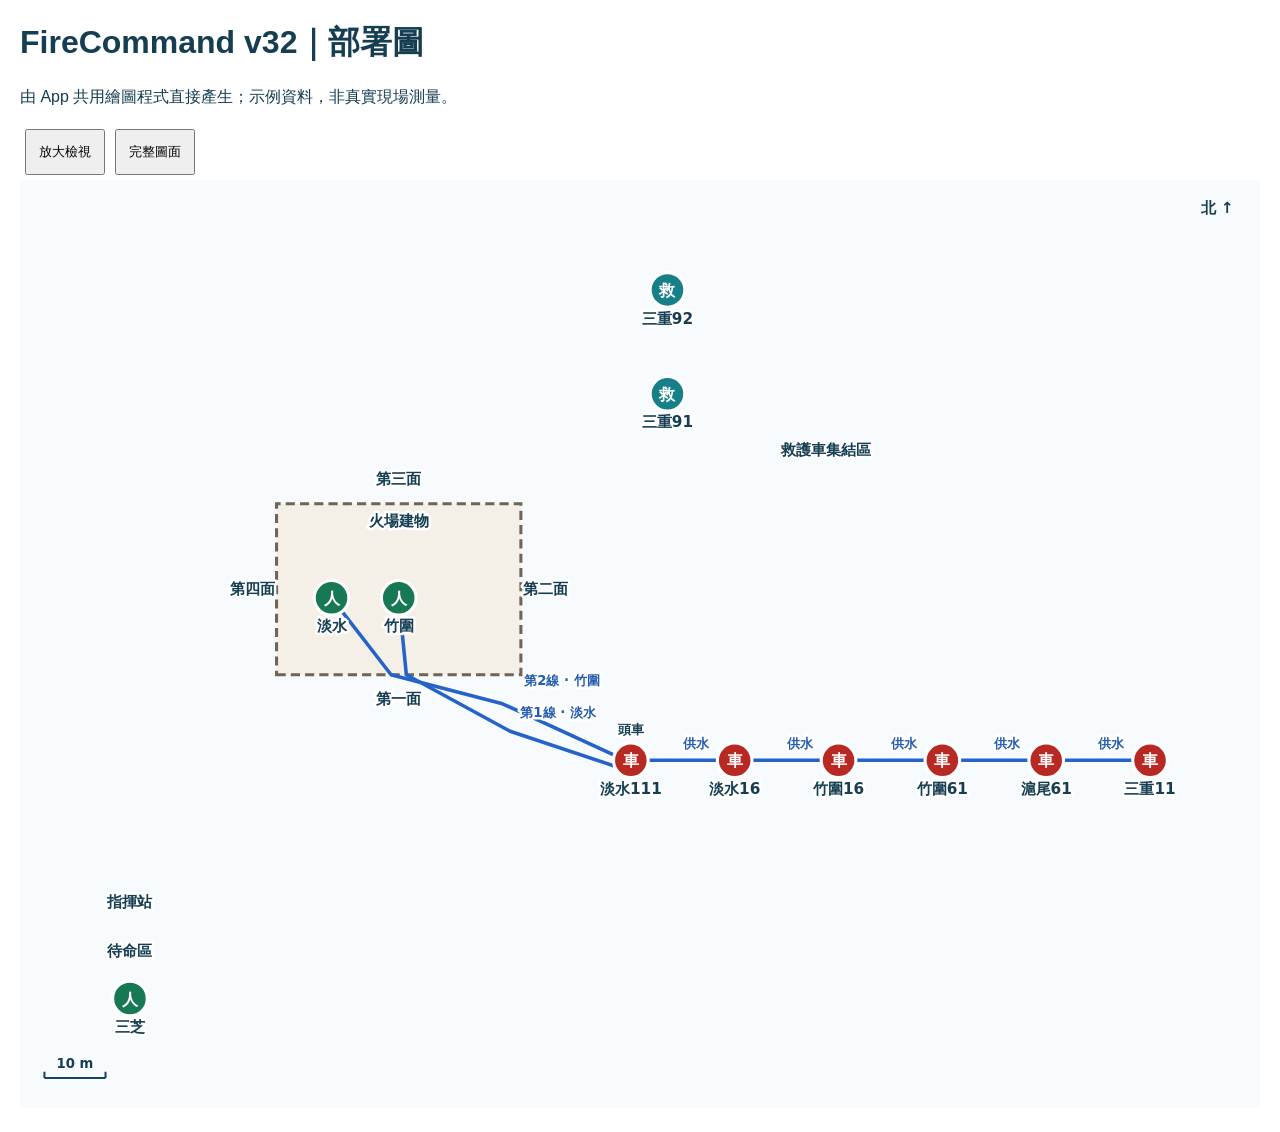
<file: DRAWING_PREVIEW_v32.html>
<!doctype html><html lang="zh-Hant"><meta charset="utf-8"><meta name="viewport" content="width=device-width,initial-scale=1"><title>FireCommand v32 繪圖驗證</title><style>body{font:16px sans-serif;margin:20px;color:#163e52}svg{width:100%;height:auto}button{padding:12px;margin:5px}</style><h1>FireCommand v32｜部署圖</h1><p>由 App 共用繪圖程式直接產生；示例資料，非真實現場測量。</p><button onclick="document.querySelector('svg').style.width='1200px'">放大檢視</button><button onclick="document.querySelector('svg').style.width='100%'">完整圖面</button><div style="overflow:auto"><svg xmlns="http://www.w3.org/2000/svg" class="fc32" width="1217.9999999976894" height="911.9999999997302" viewBox="0 0 1217.9999999976894 911.9999999997302" role="img" aria-label="現場戰術部署圖"><style>.fc32 text{font-family:system-ui,"Noto Sans CJK TC",sans-serif;text-anchor:middle;fill:#163e52;font-size:15px;font-weight:650}.fc32 .halo{paint-order:stroke;stroke:#fff;stroke-width:5px;stroke-linejoin:round}.fc32 .line{fill:none;stroke:#2563c8;stroke-width:3.5;stroke-linejoin:round}.fc32 .hit{stroke:transparent;stroke-width:18;fill:none;cursor:pointer}.fc32 .node{cursor:grab}.fc32 .tag{font-size:13px}.fc32 .symbol{fill:white;font-size:16px}.fc32 .linelabel{fill:#245cb0;font-size:13px}</style><rect width="100%" height="100%" fill="#f8fbfd"/><polygon points="252.0,486.0 492.0,486.0 492.0,318.0 252.0,318.0" fill="#f4f0e8" stroke="#6d6557" stroke-width="3" stroke-dasharray="9 5"/><text class="halo" x="372.0000000008335" y="339.9999999996107">火場建物</text><text class="halo" x="372.0000000008335" y="514.9999999996107">第一面</text><text class="halo" x="516.0000000008336" y="406.9999999996107">第二面</text><text class="halo" x="372.0000000008335" y="298.9999999996107">第三面</text><text class="halo" x="228.0000000008335" y="406.9999999996107">第四面</text><g data-fc32-coll="hoses" data-fc32-id="voice_hose_voice_vehicle_%25E6%25B7%25A1%25E6%25B0%25B416%7Cvehicle%7Cvoice_vehicle_%25E6%25B7%25A1%25E6%25B0%25B4111%7C0"><polyline class="hit" points="685.2,570.0 642.6,570.0 600.0,570.0"/><polyline class="line" points="685.2,570.0 642.6,570.0 600.0,570.0"/></g><text class="halo linelabel" x="663.9000000015993" y="558.0000000004052">供水</text><g data-fc32-coll="hoses" data-fc32-id="voice_hose_voice_vehicle_%25E7%25AB%25B9%25E5%259C%258D16%7Cvehicle%7Cvoice_vehicle_%25E6%25B7%25A1%25E6%25B0%25B416%7C0"><polyline class="hit" points="787.2,570.0 744.6,570.0 702.0,570.0"/><polyline class="line" points="787.2,570.0 744.6,570.0 702.0,570.0"/></g><text class="halo linelabel" x="765.9000000027035" y="558.0000000004052">供水</text><g data-fc32-coll="hoses" data-fc32-id="voice_hose_voice_vehicle_%25E7%25AB%25B9%25E5%259C%258D61%7Cvehicle%7Cvoice_vehicle_%25E7%25AB%25B9%25E5%259C%258D16%7C0"><polyline class="hit" points="889.2,570.0 846.6,570.0 804.0,570.0"/><polyline class="line" points="889.2,570.0 846.6,570.0 804.0,570.0"/></g><text class="halo linelabel" x="867.9000000038076" y="558.0000000004052">供水</text><g data-fc32-coll="hoses" data-fc32-id="voice_hose_voice_vehicle_%25E6%25BB%25AC%25E5%25B0%25BE61%7Cvehicle%7Cvoice_vehicle_%25E7%25AB%25B9%25E5%259C%258D61%7C0"><polyline class="hit" points="991.2,570.0 948.6,570.0 906.0,570.0"/><polyline class="line" points="991.2,570.0 948.6,570.0 906.0,570.0"/></g><text class="halo linelabel" x="969.8999999984599" y="558.0000000004052">供水</text><g data-fc32-coll="hoses" data-fc32-id="voice_hose_voice_vehicle_%25E4%25B8%2589%25E9%2587%258D11%7Cvehicle%7Cvoice_vehicle_%25E6%25BB%25AC%25E5%25B0%25BE61%7C0"><polyline class="hit" points="1093.2,570.0 1050.6,570.0 1008.0,570.0"/><polyline class="line" points="1093.2,570.0 1050.6,570.0 1008.0,570.0"/></g><text class="halo linelabel" x="1071.8999999974133" y="558.0000000004052">供水</text><g data-fc32-coll="hoses" data-fc32-id="voice_hose_voice_vehicle_%25E6%25B7%25A1%25E6%25B0%25B4111%7CbuildingFace%7Cface1%7C0"><polyline class="hit" points="583.2,564.6 473.9,514.5 364.5,486.0 306.0,410.4"/><polyline class="line" points="583.2,564.6 473.9,514.5 364.5,486.0 306.0,410.4"/></g><text class="halo linelabel" x="528.5250000007868" y="527.5500000002065">第1線 · 淡水</text><g data-fc32-coll="hoses" data-fc32-id="voice_hose_voice_vehicle_%25E6%25B7%25A1%25E6%25B0%25B4111%7CbuildingFace%7Cface1%7C1"><polyline class="hit" points="583.2,575.4 481.4,541.5 379.5,486.0 372.0,410.4"/><polyline class="line" points="583.2,575.4 481.4,541.5 379.5,486.0 372.0,410.4"/></g><text class="halo linelabel" x="532.2750000007868" y="496.4500000002066">第2線 · 竹圍</text><g class="node" data-fc32-coll="vehicles" data-fc32-id="voice_vehicle_%E6%B7%A1%E6%B0%B4111"><title>淡水111｜攻擊車／頭車</title><circle cx="600.0000000007713" cy="570.0000000004052" r="17" fill="#b92924" stroke="white" stroke-width="3"/><text class="symbol" x="600.0000000007713" y="576.0000000004052">車</text><text class="halo" x="600.0000000007713" y="603.0000000004052">淡水111</text><text class="halo tag" x="600.0000000007713" y="544.0000000004052">頭車</text></g><g class="node" data-fc32-coll="vehicles" data-fc32-id="voice_vehicle_%E6%B7%A1%E6%B0%B416"><title>淡水16｜接力供水</title><circle cx="702.0000000018754" cy="570.0000000004052" r="17" fill="#b92924" stroke="white" stroke-width="3"/><text class="symbol" x="702.0000000018754" y="576.0000000004052">車</text><text class="halo" x="702.0000000018754" y="603.0000000004052">淡水16</text></g><g class="node" data-fc32-coll="vehicles" data-fc32-id="voice_vehicle_%E7%AB%B9%E5%9C%8D16"><title>竹圍16｜接力供水</title><circle cx="804.0000000029795" cy="570.0000000004052" r="17" fill="#b92924" stroke="white" stroke-width="3"/><text class="symbol" x="804.0000000029795" y="576.0000000004052">車</text><text class="halo" x="804.0000000029795" y="603.0000000004052">竹圍16</text></g><g class="node" data-fc32-coll="vehicles" data-fc32-id="voice_vehicle_%E7%AB%B9%E5%9C%8D61"><title>竹圍61｜接力供水</title><circle cx="906.0000000040835" cy="570.0000000004052" r="17" fill="#b92924" stroke="white" stroke-width="3"/><text class="symbol" x="906.0000000040835" y="576.0000000004052">車</text><text class="halo" x="906.0000000040835" y="603.0000000004052">竹圍61</text></g><g class="node" data-fc32-coll="vehicles" data-fc32-id="voice_vehicle_%E6%BB%AC%E5%B0%BE61"><title>滬尾61｜接力供水</title><circle cx="1007.9999999965851" cy="570.0000000004052" r="17" fill="#b92924" stroke="white" stroke-width="3"/><text class="symbol" x="1007.9999999965851" y="576.0000000004052">車</text><text class="halo" x="1007.9999999965851" y="603.0000000004052">滬尾61</text></g><g class="node" data-fc32-coll="vehicles" data-fc32-id="voice_vehicle_%E4%B8%89%E9%87%8D11"><title>三重11｜接力供水</title><circle cx="1109.9999999976894" cy="570.0000000004052" r="17" fill="#b92924" stroke="white" stroke-width="3"/><text class="symbol" x="1109.9999999976894" y="576.0000000004052">車</text><text class="halo" x="1109.9999999976894" y="603.0000000004052">三重11</text></g><g class="node" data-fc32-coll="vehicles" data-fc32-id="voice_vehicle_%E4%B8%89%E9%87%8D91"><title>三重91｜救護車集結</title><circle cx="636.000000001667" cy="209.99999999971965" r="17" fill="#177f88" stroke="white" stroke-width="3"/><text class="symbol" x="636.000000001667" y="215.99999999971965">救</text><text class="halo" x="636.000000001667" y="242.99999999971965">三重91</text></g><g class="node" data-fc32-coll="vehicles" data-fc32-id="voice_vehicle_%E4%B8%89%E9%87%8D92"><title>三重92｜救護車集結</title><circle cx="636.000000001667" cy="108" r="17" fill="#177f88" stroke="white" stroke-width="3"/><text class="symbol" x="636.000000001667" y="114">救</text><text class="halo" x="636.000000001667" y="141">三重92</text></g><g class="node" data-fc32-coll="crews" data-fc32-id="voice_crew_%E7%AC%AC%E4%B8%89%E5%A4%A7%E9%9A%8A%7C%E4%B8%89%E8%8A%9D%7C"><title>三芝｜5人｜待命｜待部署</title><circle cx="108" cy="803.9999999997302" r="17" fill="#177954" stroke="white" stroke-width="3"/><text class="symbol" x="108" y="809.9999999997302">人</text><text class="halo" x="108" y="836.9999999997302">三芝</text></g><g class="node" data-fc32-coll="crews" data-fc32-id="voice_crew_%E7%AC%AC%E4%B8%89%E5%A4%A7%E9%9A%8A%7C%E6%B7%A1%E6%B0%B4%7C"><title>淡水｜人數待補｜作業中｜內攻</title><circle cx="306.0000000006251" cy="410.40000000000634" r="17" fill="#177954" stroke="white" stroke-width="3"/><text class="symbol" x="306.0000000006251" y="416.40000000000634">人</text><text class="halo" x="306.0000000006251" y="443.40000000000634">淡水</text></g><g class="node" data-fc32-coll="crews" data-fc32-id="voice_crew_%E7%AC%AC%E4%B8%89%E5%A4%A7%E9%9A%8A%7C%E7%AB%B9%E5%9C%8D%7C"><title>竹圍｜人數待補｜作業中｜內攻</title><circle cx="372.0000000008335" cy="410.40000000000634" r="17" fill="#177954" stroke="white" stroke-width="3"/><text class="symbol" x="372.0000000008335" y="416.40000000000634">人</text><text class="halo" x="372.0000000008335" y="443.40000000000634">竹圍</text></g><g data-fc32-coll="zones" data-fc32-id="zone32_ambulance"><text class="halo" x="791.9999999998134" y="269.9999999998339">救護車集結區</text><title>第二面｜已登錄</title></g><g data-fc32-coll="zones" data-fc32-id="zone32_command"><text class="halo" x="108" y="713.9999999997302">指揮站</text><title>第一面｜已登錄</title></g><g data-fc32-coll="zones" data-fc32-id="standby32"><text class="halo" x="108" y="761.9999999997302">待命區</text><title>待命區</title></g><path d="M24 881.9999999997302v-6m0 6h60m0 0v-6" stroke="#16445d" stroke-width="2"/><text x="54" y="871.9999999997302" class="tag">10 m</text><text x="1175.9999999976894" y="32">北 ↑</text></svg></div></html>
</file>
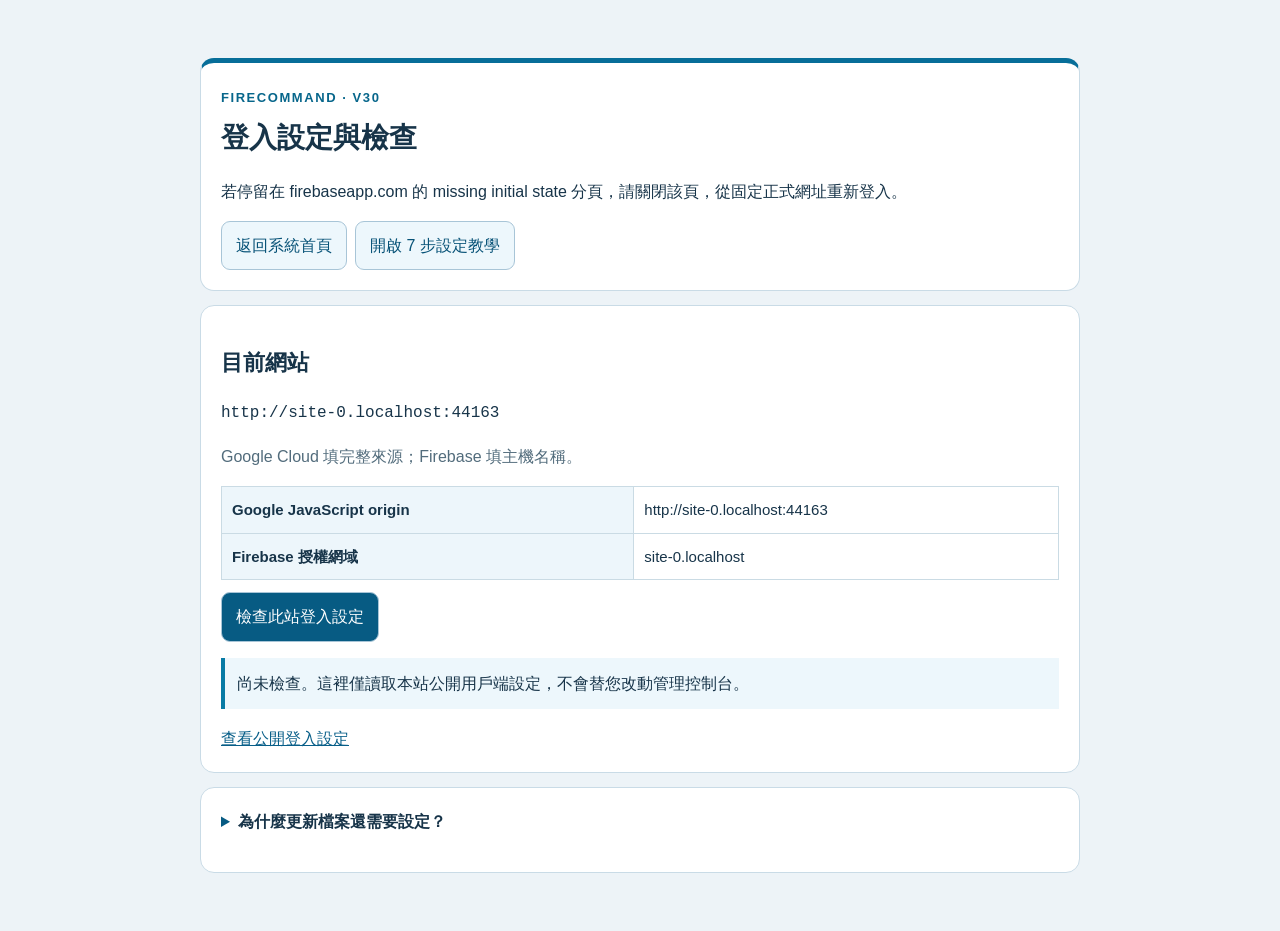
<file: login-help.html>
<!doctype html><html lang="zh-Hant"><meta charset="utf-8"><meta name="viewport" content="width=device-width, initial-scale=1"><title>FireCommand v30 登入設定與檢查</title><style>*{box-sizing:border-box}body{margin:0;background:#edf3f7;color:#173449;font:16px/1.7 -apple-system,BlinkMacSystemFont,"Segoe UI",sans-serif}main{max-width:920px;margin:24px auto;padding:20px}header,section,details{background:white;border:1px solid #c9dbe6;border-radius:14px;padding:20px;margin:14px 0}header{border-top:5px solid #076e99}h1{font-size:28px;margin:4px 0 12px}h2{font-size:22px}h3{font-size:18px}a{color:#075e88}button,.btn{display:inline-block;border:1px solid #a8c5d7;background:#edf7fc;color:#075277;border-radius:9px;padding:10px 14px;text-decoration:none;font:inherit;min-height:46px;cursor:pointer}button.primary{background:#075b83;color:white}input{width:100%;padding:12px;font:inherit;border:1px solid #a8c5d7;border-radius:8px;min-width:0}code{font-family:ui-monospace,monospace;background:#edf3f7;border-radius:4px;padding:2px 5px;overflow-wrap:anywhere}table{width:100%;border-collapse:collapse;margin:12px 0;font-size:15px}td,th{border:1px solid #cadbe4;text-align:left;padding:10px;vertical-align:top;overflow-wrap:anywhere}th{background:#edf6fb}li{margin:9px 0}summary{cursor:pointer;font-weight:750;min-height:44px}summary::marker{color:#075b83}.muted{color:#526c7c}.status{padding:12px;background:#edf7fc;border-left:4px solid #087ba5;overflow-wrap:anywhere}.steps>details{padding:16px}.steps>details[open]{border-color:#087ba5}.next{margin-top:14px}.mono{display:block;margin:6px 0;font-family:ui-monospace,monospace;overflow-wrap:anywhere}.scroll{overflow-x:auto}.kicker{font-size:13px;font-weight:800;letter-spacing:.12em;color:#07668b}.links{display:flex;gap:8px;flex-wrap:wrap}@media(max-width:600px){main{padding:12px;margin:0 auto}header,section,details{padding:14px}h1{font-size:24px}td,th{padding:8px;font-size:14px}}@media print{button,.next{display:none}details>*{display:block!important}body{background:white}main{max-width:none}details,section{break-inside:avoid}}</style><main><header><span class="kicker">FIRECOMMAND · V30</span><h1>登入設定與檢查</h1><p>若停留在 firebaseapp.com 的 missing initial state 分頁，請關閉該頁，從固定正式網址重新登入。</p><div class="links"><a class="btn" href="./index.html">返回系統首頁</a><a class="btn" href="./SETUP_v30.html">開啟 7 步設定教學</a></div></header><section><h2>目前網站</h2><div id="site" class="mono"></div><p class="muted">Google Cloud 填完整來源；Firebase 填主機名稱。</p><table><tr><th>Google JavaScript origin</th><td id="origin"></td></tr><tr><th>Firebase 授權網域</th><td id="host"></td></tr></table><button id="check" class="primary">檢查此站登入設定</button><p id="result" class="status" role="status">尚未檢查。這裡僅讀取本站公開用戶端設定，不會替您改動管理控制台。</p><a id="raw" href="./api/auth-config" target="_blank" rel="noopener">查看公開登入設定</a></section><details><summary>為什麼更新檔案還需要設定？</summary><p>v30 已有 Google Identity Services 登入流程。Vercel 的 GOOGLE_WEB_CLIENT_ID、Google 的 Authorized JavaScript origins 與 Firebase 的 Authorized domains 三者須對應。只更新檔案仍可能走原先的備援登入。</p><p>顯示 Client ID 不代表 Google 已授權此網域；真正驗證方式是回首頁，用原帳號成功登入。</p></details></main><script>document.getElementById('site').textContent=location.origin;document.getElementById('origin').textContent=location.origin;document.getElementById('host').textContent=location.hostname;document.getElementById('check').onclick=async()=>{const out=document.getElementById('result'),b=document.getElementById('check');b.disabled=true;out.textContent='檢查中…';try{if(!/^https?:$/.test(location.protocol))throw Error('請在部署後的正式網站開啟此頁；下載的本機 HTML 無法檢查 Vercel。');const r=await fetch('./api/auth-config',{cache:'no-store',signal:AbortSignal.timeout(10000)});if(!r.ok)throw Error('設定端點無法讀取（HTTP '+r.status+'）。確認已部署完整 api 資料夾。');const d=await r.json();out.textContent=d.googleClientId?'已取得 Web client ID：'+d.googleClientId+'。請依教學確認 Google 與 Firebase 網域，然後返回首頁實際登入。':'尚未設定有效 GOOGLE_WEB_CLIENT_ID。請依教學步驟 5 儲存至 Production，再重新部署。';}catch(e){out.textContent=e.message||'無法檢查，請稍後重試。';}finally{b.disabled=false;}};</script></html>
</file>
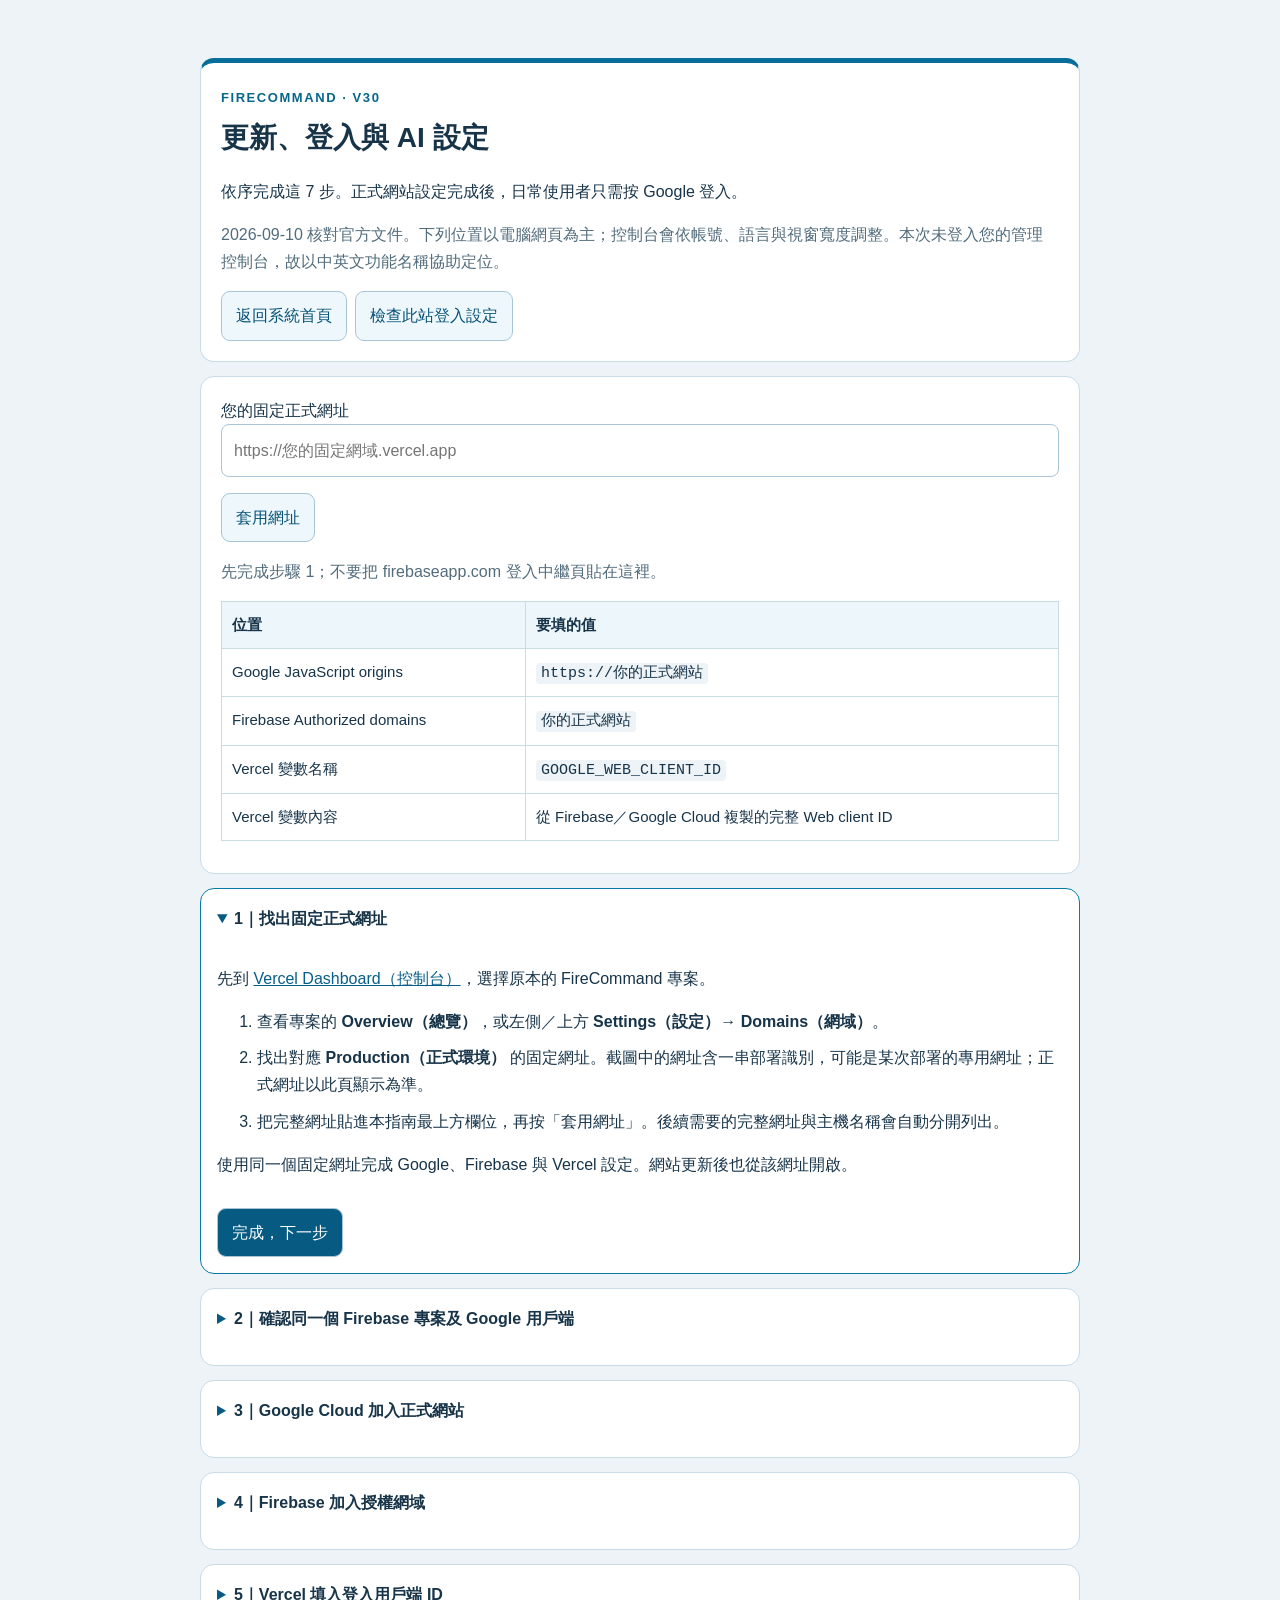
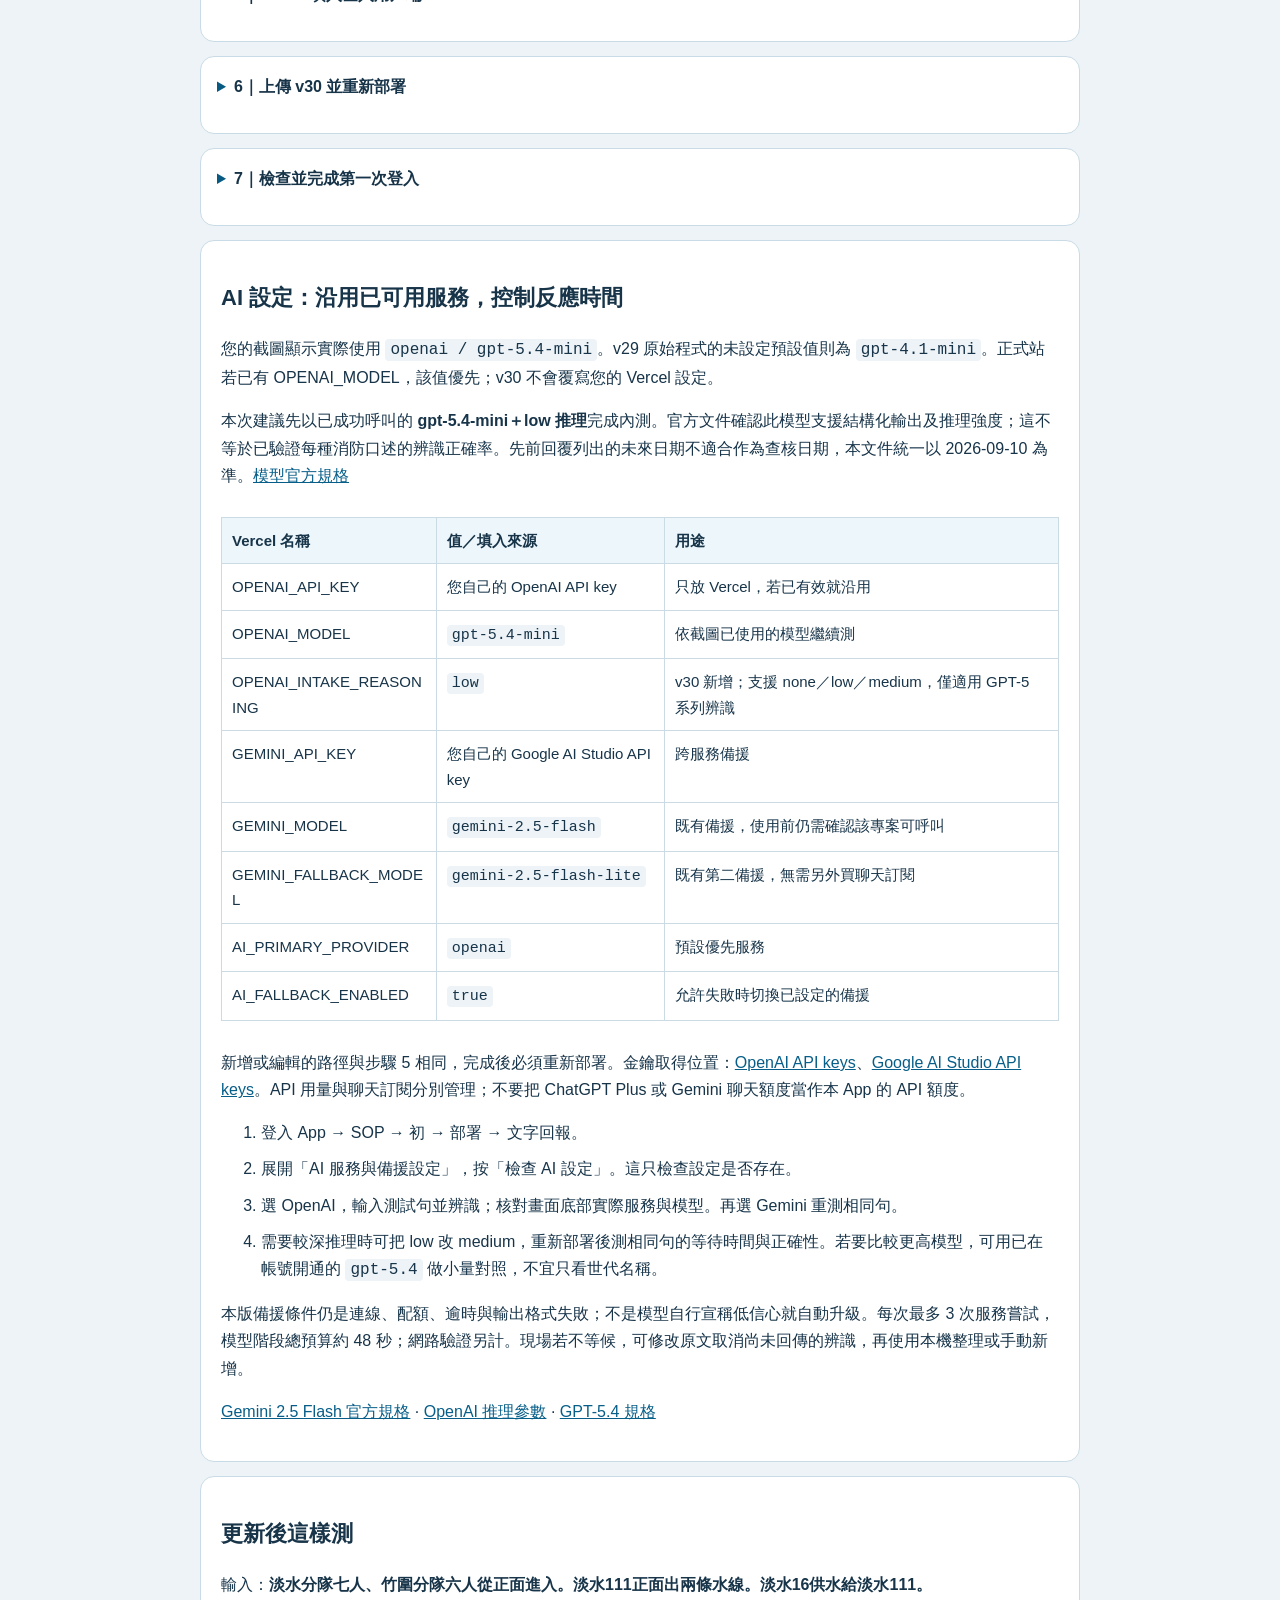
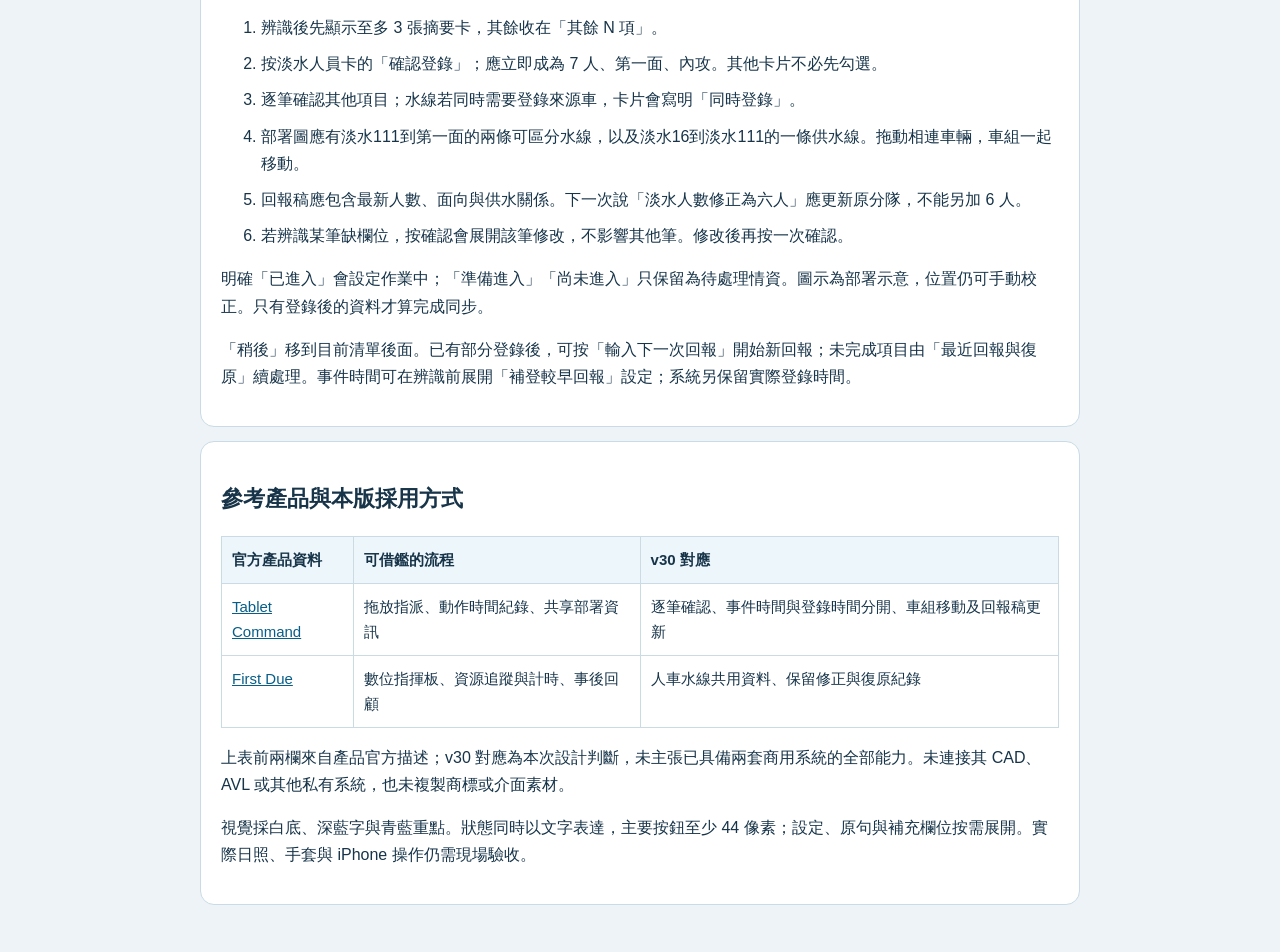
<file: SETUP_v30.html>
<!doctype html><html lang="zh-Hant"><meta charset="utf-8"><meta name="viewport" content="width=device-width, initial-scale=1"><title>FireCommand v30 更新與登入逐步指南</title><style>*{box-sizing:border-box}body{margin:0;background:#edf3f7;color:#173449;font:16px/1.7 -apple-system,BlinkMacSystemFont,"Segoe UI",sans-serif}main{max-width:920px;margin:24px auto;padding:20px}header,section,details{background:white;border:1px solid #c9dbe6;border-radius:14px;padding:20px;margin:14px 0}header{border-top:5px solid #076e99}h1{font-size:28px;margin:4px 0 12px}h2{font-size:22px}h3{font-size:18px}a{color:#075e88}button,.btn{display:inline-block;border:1px solid #a8c5d7;background:#edf7fc;color:#075277;border-radius:9px;padding:10px 14px;text-decoration:none;font:inherit;min-height:46px;cursor:pointer}button.primary{background:#075b83;color:white}input{width:100%;padding:12px;font:inherit;border:1px solid #a8c5d7;border-radius:8px;min-width:0}code{font-family:ui-monospace,monospace;background:#edf3f7;border-radius:4px;padding:2px 5px;overflow-wrap:anywhere}table{width:100%;border-collapse:collapse;margin:12px 0;font-size:15px}td,th{border:1px solid #cadbe4;text-align:left;padding:10px;vertical-align:top;overflow-wrap:anywhere}th{background:#edf6fb}li{margin:9px 0}summary{cursor:pointer;font-weight:750;min-height:44px}summary::marker{color:#075b83}.muted{color:#526c7c}.status{padding:12px;background:#edf7fc;border-left:4px solid #087ba5;overflow-wrap:anywhere}.steps>details{padding:16px}.steps>details[open]{border-color:#087ba5}.next{margin-top:14px}.mono{display:block;margin:6px 0;font-family:ui-monospace,monospace;overflow-wrap:anywhere}.scroll{overflow-x:auto}.kicker{font-size:13px;font-weight:800;letter-spacing:.12em;color:#07668b}.links{display:flex;gap:8px;flex-wrap:wrap}@media(max-width:600px){main{padding:12px;margin:0 auto}header,section,details{padding:14px}h1{font-size:24px}td,th{padding:8px;font-size:14px}}@media print{button,.next{display:none}details>*{display:block!important}body{background:white}main{max-width:none}details,section{break-inside:avoid}}</style><main><header><span class="kicker">FIRECOMMAND · V30</span><h1>更新、登入與 AI 設定</h1><p>依序完成這 7 步。正式網站設定完成後，日常使用者只需按 Google 登入。</p><p class="muted">2026-09-10 核對官方文件。下列位置以電腦網頁為主；控制台會依帳號、語言與視窗寬度調整。本次未登入您的管理控制台，故以中英文功能名稱協助定位。</p><div class="links"><a class="btn" href="./index.html">返回系統首頁</a><a class="btn" href="./login-help.html">檢查此站登入設定</a></div></header>
<section><label for="siteOrigin">您的固定正式網址</label><input id="siteOrigin" placeholder="https://您的固定網域.vercel.app" inputmode="url"><p><button id="applyOrigin">套用網址</button></p><p id="originStatus" class="muted">先完成步驟 1；不要把 firebaseapp.com 登入中繼頁貼在這裡。</p><table><tr><th>位置</th><th>要填的值</th></tr><tr><td>Google JavaScript origins</td><td><code data-origin>https://你的正式網站</code></td></tr><tr><td>Firebase Authorized domains</td><td><code data-host>你的正式網站</code></td></tr><tr><td>Vercel 變數名稱</td><td><code>GOOGLE_WEB_CLIENT_ID</code></td></tr><tr><td>Vercel 變數內容</td><td>從 Firebase／Google Cloud 複製的完整 Web client ID</td></tr></table></section><div class="steps"><details open><summary>1｜找出固定正式網址</summary><p>先到 <a href="https://vercel.com/dashboard" target="_blank" rel="noopener">Vercel Dashboard（控制台）</a>，選擇原本的 FireCommand 專案。</p><ol><li>查看專案的 <b>Overview（總覽）</b>，或左側／上方 <b>Settings（設定）→ Domains（網域）</b>。</li><li>找出對應 <b>Production（正式環境）</b> 的固定網址。截圖中的網址含一串部署識別，可能是某次部署的專用網址；正式網址以此頁顯示為準。</li><li>把完整網址貼進本指南最上方欄位，再按「套用網址」。後續需要的完整網址與主機名稱會自動分開列出。</li></ol><p>使用同一個固定網址完成 Google、Firebase 與 Vercel 設定。網站更新後也從該網址開啟。</p><button class="primary next" data-next="1">完成，下一步</button></details><details ><summary>2｜確認同一個 Firebase 專案及 Google 用戶端</summary><p>程式目前連到的 Firebase 專案 ID 是 <code>firecommand-online</code>。</p><ol><li>開啟 <a href="https://console.firebase.google.com/project/firecommand-online/authentication/providers" target="_blank" rel="noopener">Firebase Authentication 登入方式</a>。若連結帶到專案選擇，選擇 <b>firecommand-online</b>。</li><li>左側選 <b>Security／Build（安全性／建構）→ Authentication（驗證）</b>；中央選 <b>Sign-in method（登入方式）</b>，再點 <b>Google</b>。</li><li>確認 <b>Enable（啟用）</b> 已開啟。展開 <b>Web SDK configuration（Web SDK 設定）</b>，複製 <b>Web client ID（網頁用戶端 ID）</b>。格式以 <code>.apps.googleusercontent.com</code> 結尾。不要複製 Web client secret。</li><li>若這個區塊沒有顯示，開啟 <a href="https://console.cloud.google.com/auth/clients?project=firecommand-online" target="_blank" rel="noopener">Google Cloud → Google Auth Platform → Clients（用戶端）</a>。確認頂端專案仍為 firecommand-online，選擇既有的 <b>Web application（網頁應用程式）</b> 用戶端。</li><li>若有多個 Web 用戶端，使用 Firebase Google 登入所指定的同一個。先對照 ID；不能只憑名稱相似任選。</li></ol><p class="muted">Client ID 是辨識網站的公開代碼。Client secret、OpenAI 與 Gemini API key 則是機密，無須傳給我。</p><button class="primary next" data-next="2">完成，下一步</button></details><details ><summary>3｜Google Cloud 加入正式網站</summary><ol><li>在上一步的 Web 用戶端詳細頁找到 <b>Authorized JavaScript origins（已授權的 JavaScript 來源）</b>。</li><li>點 <b>Add URI（新增 URI）</b>，填下列完整來源；不含路徑：<code class="mono" data-origin>https://你的正式網站</code></li><li>按頁面下方 <b>Save（儲存）</b>。</li></ol><p>此版 Google Identity Services 使用回呼取得 credential。此流程不需要新增自訂登入接收頁。原本 Firebase 備援登入所需的 <b>Authorized redirect URIs（已授權的重新導向 URI）</b> 請保留：<code class="mono">https://firecommand-online.firebaseapp.com/__/auth/handler</code></p><p>若 Google Auth Platform 的 <b>Audience（目標對象）</b> 顯示 Testing（測試），請確認內測帳號已列在 Test users（測試使用者）。不要為了測試任意變更整個專案的公開狀態。</p><p><a href="https://developers.google.com/identity/gsi/web/guides/get-google-api-clientid">Google 官方設定文件</a></p><button class="primary next" data-next="3">完成，下一步</button></details><details ><summary>4｜Firebase 加入授權網域</summary><ol><li>回到 <a href="https://console.firebase.google.com/project/firecommand-online/authentication/settings" target="_blank" rel="noopener">Firebase → Authentication → Settings（設定）</a>。</li><li>選 <b>Authorized domains（授權網域）</b>，按 <b>Add domain（新增網域）</b>。</li><li>填下列主機名稱，這次不含 <code>https://</code>，也不含路徑：<code class="mono" data-host>你的正式網站</code></li><li>按 <b>Add（新增）／Save（儲存）</b>。原有 firebaseapp.com、web.app 等網域保留。</li></ol><p><a href="https://firebase.google.com/docs/auth/web/google-signin">Firebase Google 登入官方說明</a></p><button class="primary next" data-next="4">完成，下一步</button></details><details ><summary>5｜Vercel 填入登入用戶端 ID</summary><ol><li>到 Vercel 選原專案，進入 <b>Environment Variables（環境變數）</b>。依控制台版本，它可能直接位於左側，或在 <b>Settings（設定）</b> 內。</li><li>先搜尋 <code>GOOGLE_WEB_CLIENT_ID</code>。已有就按該列右側 <b>⋯ → Edit（編輯）</b>，沒有才按 <b>Add New（新增）</b>。</li><li><b>Name／Key（名稱）</b> 填 <code>GOOGLE_WEB_CLIENT_ID</code>；<b>Value（值）</b> 貼上步驟 2 的完整 Web client ID。</li><li><b>Environments（環境）</b> 勾 <b>Production（正式）</b>。若確實要用預覽環境內測才另勾 Preview，且該網址同樣須被授權。</li><li>按 <b>Save（儲存）</b>。這時舊部署還不會取得新值；完成步驟 6 的新部署才會生效。</li></ol><p><a href="https://vercel.com/docs/environment-variables/managing-environment-variables">Vercel 官方環境變數與重新部署說明</a></p><button class="primary next" data-next="5">完成，下一步</button></details><details ><summary>6｜上傳 v30 並重新部署</summary><p>依您截圖已有 GitHub＋Vercel 的方式，建議使用電腦完成：</p><ol><li>解壓縮 <code>firecommand_v30_online_release.zip</code>，打開資料夾。正確的一層會直接看到 <code>index.html</code>、<code>assets</code>、<code>api</code>、<code>server</code>、<code>firebase</code>、<code>vercel.json</code>。</li><li>到原本 GitHub 儲存庫，確認是 Vercel 連接的正式分支及原專案根目錄；不要另開同名儲存庫。</li><li>檔案列表上方點 <b>Add file（新增檔案）→ Upload files（上傳檔案）</b>。拖入解壓後該層的檔案與子資料夾，覆蓋原有同路徑檔案。不要只上傳 ZIP，也不要多包一層 v30 資料夾。</li><li>在 <b>Commit changes（提交變更）</b> 的說明填 <code>Update FireCommand to v30</code>。沿用既有更新流程；若分支受保護，建立分支與 Pull Request 後再合併。</li><li>到 Vercel 的 <b>Deployments（部署）</b>，確認這次提交出現新部署，狀態為 <b>Ready（就緒）</b>，且是 Production。若剛才只改環境變數，找正式部署右側 <b>⋯ → Redeploy（重新部署）</b>。</li><li>從固定正式網址開啟首頁，確認標題顯示 <b>v30</b>。再開本頁的「檢查此站登入設定」。</li></ol><p>v30 的 Firestore Rules 與 v29 相同。已成功發布 v29 規則可沿用；若仍用更舊規則，Firebase → <b>Firestore Database → Rules（規則）</b>，以包內 <code>firebase/firestore.rules</code> 全文更新後按 <b>Publish（發布）</b>。</p><p><a href="https://docs.github.com/en/repositories/working-with-files/managing-files/adding-a-file-to-a-repository">GitHub 官方上傳檔案說明</a></p><button class="primary next" data-next="6">完成，下一步</button></details><details ><summary>7｜檢查並完成第一次登入</summary><ol><li>在正式網站開啟 <code>/login-help.html</code>，按「檢查此站登入設定」。</li><li>若顯示「尚未設定」，回到步驟 5，核對名稱、Production 與新部署是否正確。若顯示已取得 client ID，只代表網站讀得到設定；仍需實際登入驗證。</li><li>按「返回系統首頁」。應出現 Google 官方登入按鈕。以 Safari 或 Chrome 直接開啟，不從舊的 firebaseapp.com 錯誤分頁重整。</li><li>選原本使用的同一 Google 帳號。若成功登入但顯示待審核，這是 FireCommand 帳號啟用流程，請以原管理員帳號至「帳號管理」檢查。</li><li>登出再登入一次；在 iPhone Safari 測試，最後再測兩個已核准帳號的資料同步。</li></ol><div class="scroll"><table><tr><th>畫面訊息</th><th>回查哪一步</th></tr><tr><td>missing initial state</td><td>關閉 firebaseapp.com 舊分頁，從固定首頁開始；確認步驟 5 已啟用 GIS 路徑。</td></tr><tr><td>origin_mismatch／The given origin is not allowed</td><td>步驟 3：完整 origin 是否與網址列一致。</td></tr><tr><td>auth/unauthorized-domain</td><td>步驟 4：Firebase 授權主機名稱。</td></tr><tr><td>invalid_client／invalid-oauth-client</td><td>步驟 2、5：Web client ID 是否相同、是否屬於此專案。</td></tr><tr><td>popup-blocked</td><td>以系統瀏覽器開啟；依瀏覽器提示允許此站登入視窗後重試。</td></tr><tr><td>已登入但不能使用 AI</td><td>查看下方 AI 設定，並確認 FireCommand 帳號狀態為 active。</td></tr></table></div></details></div><section id="ai"><h2>AI 設定：沿用已可用服務，控制反應時間</h2><p>您的截圖顯示實際使用 <code>openai / gpt-5.4-mini</code>。v29 原始程式的未設定預設值則為 <code>gpt-4.1-mini</code>。正式站若已有 OPENAI_MODEL，該值優先；v30 不會覆寫您的 Vercel 設定。</p><p>本次建議先以已成功呼叫的 <b>gpt-5.4-mini＋low 推理</b>完成內測。官方文件確認此模型支援結構化輸出及推理強度；這不等於已驗證每種消防口述的辨識正確率。先前回覆列出的未來日期不適合作為查核日期，本文件統一以 2026-09-10 為準。<a href="https://developers.openai.com/api/docs/models/gpt-5.4-mini">模型官方規格</a></p><div class="scroll"><table><tr><th>Vercel 名稱</th><th>值／填入來源</th><th>用途</th></tr><tr><td>OPENAI_API_KEY</td><td>您自己的 OpenAI API key</td><td>只放 Vercel，若已有效就沿用</td></tr><tr><td>OPENAI_MODEL</td><td><code>gpt-5.4-mini</code></td><td>依截圖已使用的模型繼續測</td></tr><tr><td>OPENAI_INTAKE_REASONING</td><td><code>low</code></td><td>v30 新增；支援 none／low／medium，僅適用 GPT-5 系列辨識</td></tr><tr><td>GEMINI_API_KEY</td><td>您自己的 Google AI Studio API key</td><td>跨服務備援</td></tr><tr><td>GEMINI_MODEL</td><td><code>gemini-2.5-flash</code></td><td>既有備援，使用前仍需確認該專案可呼叫</td></tr><tr><td>GEMINI_FALLBACK_MODEL</td><td><code>gemini-2.5-flash-lite</code></td><td>既有第二備援，無需另外買聊天訂閱</td></tr><tr><td>AI_PRIMARY_PROVIDER</td><td><code>openai</code></td><td>預設優先服務</td></tr><tr><td>AI_FALLBACK_ENABLED</td><td><code>true</code></td><td>允許失敗時切換已設定的備援</td></tr></table></div><p>新增或編輯的路徑與步驟 5 相同，完成後必須重新部署。金鑰取得位置：<a href="https://platform.openai.com/api-keys">OpenAI API keys</a>、<a href="https://aistudio.google.com/api-keys">Google AI Studio API keys</a>。API 用量與聊天訂閱分別管理；不要把 ChatGPT Plus 或 Gemini 聊天額度當作本 App 的 API 額度。</p><ol><li>登入 App → SOP → 初 → 部署 → 文字回報。</li><li>展開「AI 服務與備援設定」，按「檢查 AI 設定」。這只檢查設定是否存在。</li><li>選 OpenAI，輸入測試句並辨識；核對畫面底部實際服務與模型。再選 Gemini 重測相同句。</li><li>需要較深推理時可把 low 改 medium，重新部署後測相同句的等待時間與正確性。若要比較更高模型，可用已在帳號開通的 <code>gpt-5.4</code> 做小量對照，不宜只看世代名稱。</li></ol><p>本版備援條件仍是連線、配額、逾時與輸出格式失敗；不是模型自行宣稱低信心就自動升級。每次最多 3 次服務嘗試，模型階段總預算約 48 秒；網路驗證另計。現場若不等候，可修改原文取消尚未回傳的辨識，再使用本機整理或手動新增。</p><p><a href="https://ai.google.dev/gemini-api/docs/models/gemini-2.5-flash">Gemini 2.5 Flash 官方規格</a> · <a href="https://developers.openai.com/api/docs/guides/reasoning">OpenAI 推理參數</a> · <a href="https://developers.openai.com/api/docs/models/gpt-5.4">GPT-5.4 規格</a></p></section><section><h2>更新後這樣測</h2><p>輸入：<b>淡水分隊七人、竹圍分隊六人從正面進入。淡水111正面出兩條水線。淡水16供水給淡水111。</b></p><ol><li>辨識後先顯示至多 3 張摘要卡，其餘收在「其餘 N 項」。</li><li>按淡水人員卡的「確認登錄」；應立即成為 7 人、第一面、內攻。其他卡片不必先勾選。</li><li>逐筆確認其他項目；水線若同時需要登錄來源車，卡片會寫明「同時登錄」。</li><li>部署圖應有淡水111到第一面的兩條可區分水線，以及淡水16到淡水111的一條供水線。拖動相連車輛，車組一起移動。</li><li>回報稿應包含最新人數、面向與供水關係。下一次說「淡水人數修正為六人」應更新原分隊，不能另加 6 人。</li><li>若辨識某筆缺欄位，按確認會展開該筆修改，不影響其他筆。修改後再按一次確認。</li></ol><p>明確「已進入」會設定作業中；「準備進入」「尚未進入」只保留為待處理情資。圖示為部署示意，位置仍可手動校正。只有登錄後的資料才算完成同步。</p><p>「稍後」移到目前清單後面。已有部分登錄後，可按「輸入下一次回報」開始新回報；未完成項目由「最近回報與復原」續處理。事件時間可在辨識前展開「補登較早回報」設定；系統另保留實際登錄時間。</p></section><section><h2>參考產品與本版採用方式</h2><table><tr><th>官方產品資料</th><th>可借鑑的流程</th><th>v30 對應</th></tr><tr><td><a href="https://www.tabletcommand.com/">Tablet Command</a></td><td>拖放指派、動作時間紀錄、共享部署資訊</td><td>逐筆確認、事件時間與登錄時間分開、車組移動及回報稿更新</td></tr><tr><td><a href="https://www.firstdue.com/">First Due</a></td><td>數位指揮板、資源追蹤與計時、事後回顧</td><td>人車水線共用資料、保留修正與復原紀錄</td></tr></table><p>上表前兩欄來自產品官方描述；v30 對應為本次設計判斷，未主張已具備兩套商用系統的全部能力。未連接其 CAD、AVL 或其他私有系統，也未複製商標或介面素材。</p><p>視覺採白底、深藍字與青藍重點。狀態同時以文字表達，主要按鈕至少 44 像素；設定、原句與補充欄位按需展開。實際日照、手套與 iPhone 操作仍需現場驗收。</p></section></main><script>const field=document.getElementById('siteOrigin');function setOrigin(){try{const u=new URL(field.value);if(u.protocol!=='https:'||u.username||u.password||u.pathname!=='/'||u.search||u.hash)throw Error();document.querySelectorAll('[data-origin]').forEach(e=>e.textContent=u.origin);document.querySelectorAll('[data-host]').forEach(e=>e.textContent=u.hostname);document.getElementById('originStatus').textContent='已套用。請確認這是固定正式網址。';}catch{document.getElementById('originStatus').textContent='請填 https:// 開頭的正式網站根網址，不含路徑、帳號或參數。';}}document.getElementById('applyOrigin').onclick=setOrigin;if(location.protocol==='https:')fetch('./api/auth-config',{cache:'no-store'}).then(r=>r.ok?r.json():null).then(d=>{if(d&&Object.prototype.hasOwnProperty.call(d,'googleClientId')){field.value=location.origin;setOrigin();}}).catch(()=>{});const steps=[...document.querySelectorAll('.steps>details')];document.querySelectorAll('[data-next]').forEach(b=>b.onclick=()=>{const n=Number(b.dataset.next);steps.forEach((s,j)=>s.open=j===n);steps[n]?.scrollIntoView({block:'start',behavior:'smooth'});});</script></html>
</file>
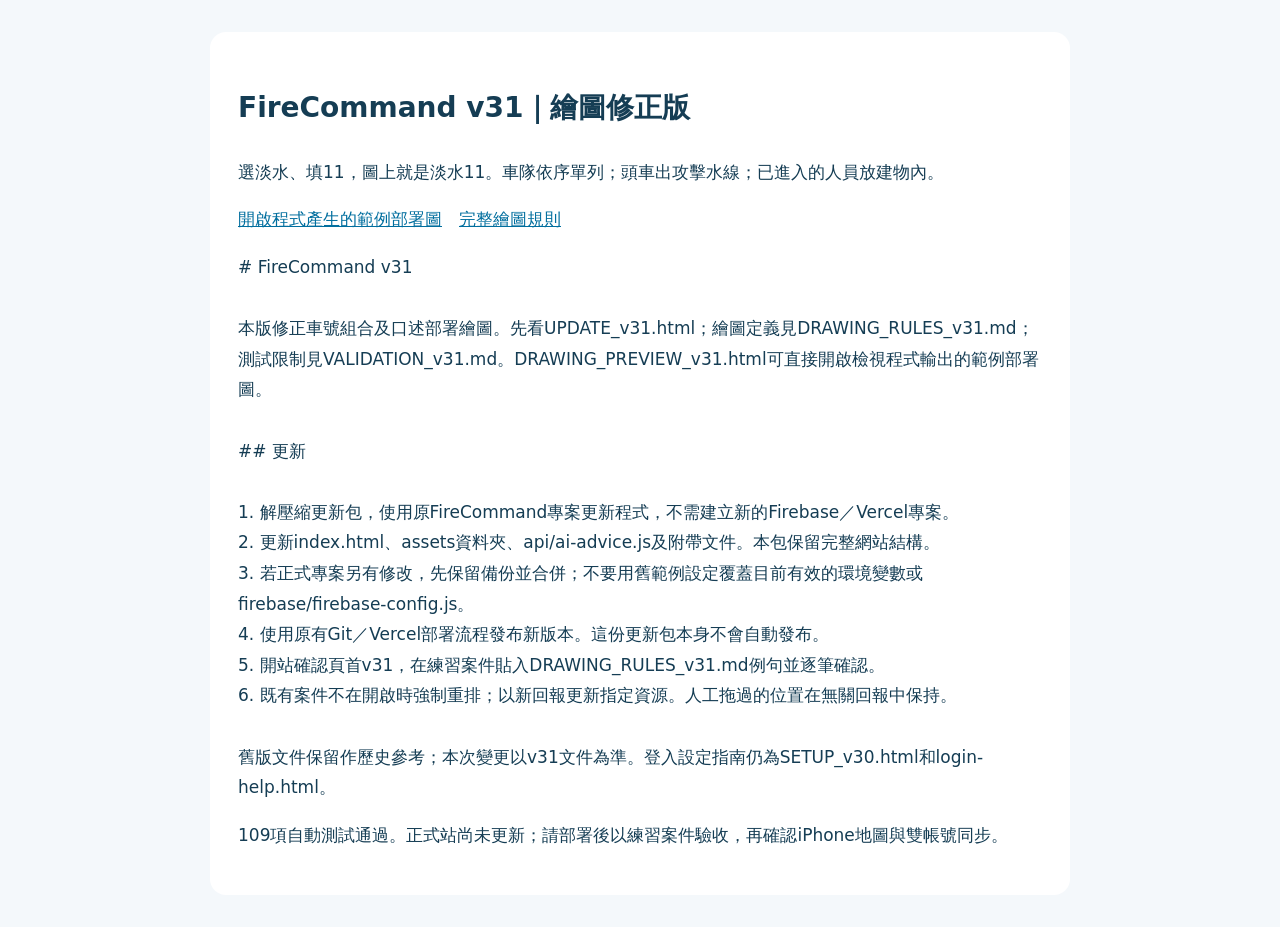
<file: UPDATE_v31.html>
<!doctype html><html lang="zh-Hant"><meta charset="utf-8"><meta name="viewport" content="width=device-width, initial-scale=1"><title>FireCommand v31 更新說明</title><style>body{max-width:860px;margin:32px auto;padding:0 20px;font:17px/1.8 system-ui,sans-serif;color:#153d54;background:#f4f8fb}article{background:white;padding:28px;border-radius:16px}h1{font-size:28px}a{color:#006e9e}pre{white-space:pre-wrap;font:inherit}</style><article><h1>FireCommand v31｜繪圖修正版</h1><p>選淡水、填11，圖上就是淡水11。車隊依序單列；頭車出攻擊水線；已進入的人員放建物內。</p><p><a href="DRAWING_PREVIEW_v31.html">開啟程式產生的範例部署圖</a>　<a href="DRAWING_RULES_v31.md">完整繪圖規則</a></p><pre># FireCommand v31

本版修正車號組合及口述部署繪圖。先看UPDATE_v31.html；繪圖定義見DRAWING_RULES_v31.md；測試限制見VALIDATION_v31.md。DRAWING_PREVIEW_v31.html可直接開啟檢視程式輸出的範例部署圖。

## 更新

1. 解壓縮更新包，使用原FireCommand專案更新程式，不需建立新的Firebase／Vercel專案。
2. 更新index.html、assets資料夾、api/ai-advice.js及附帶文件。本包保留完整網站結構。
3. 若正式專案另有修改，先保留備份並合併；不要用舊範例設定覆蓋目前有效的環境變數或firebase/firebase-config.js。
4. 使用原有Git／Vercel部署流程發布新版本。這份更新包本身不會自動發布。
5. 開站確認頁首v31，在練習案件貼入DRAWING_RULES_v31.md例句並逐筆確認。
6. 既有案件不在開啟時強制重排；以新回報更新指定資源。人工拖過的位置在無關回報中保持。

舊版文件保留作歷史參考；本次變更以v31文件為準。登入設定指南仍為SETUP_v30.html和login-help.html。
</pre><p>109項自動測試通過。正式站尚未更新；請部署後以練習案件驗收，再確認iPhone地圖與雙帳號同步。</p></article></html>
</file>
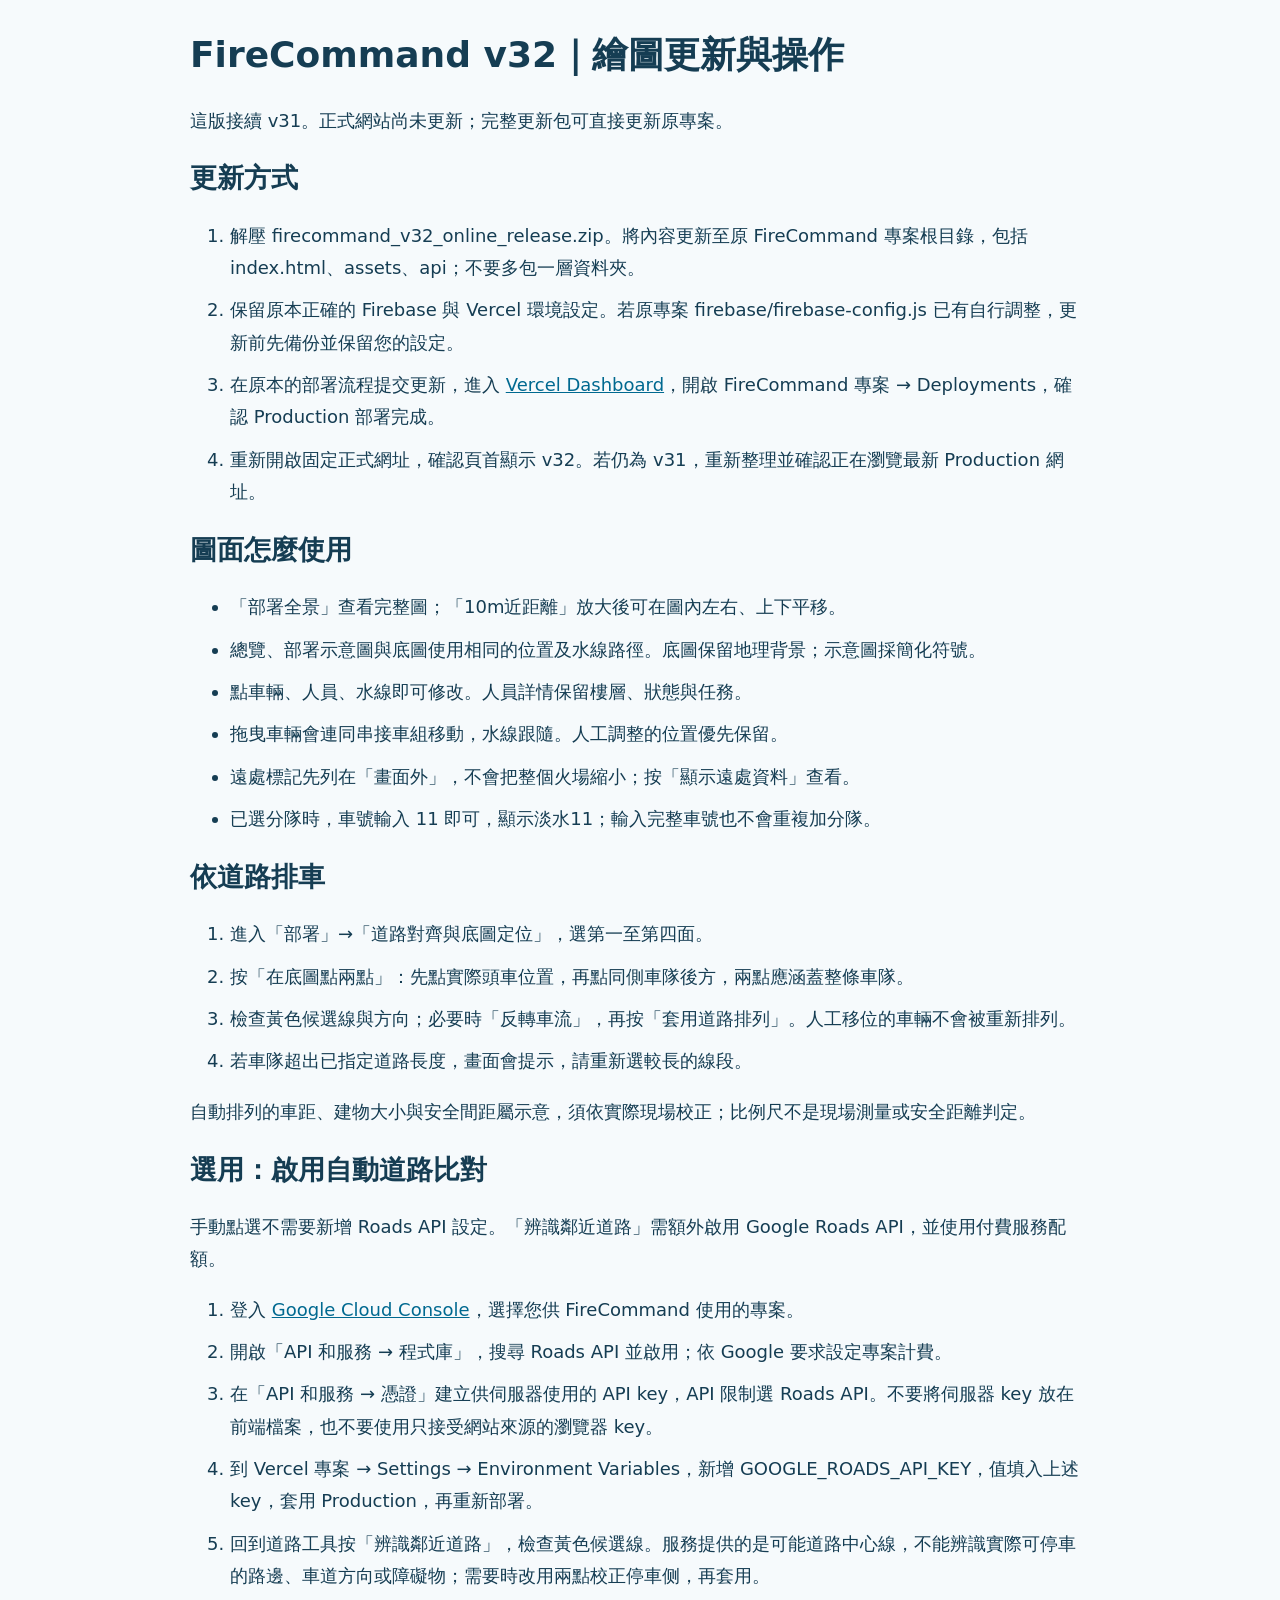
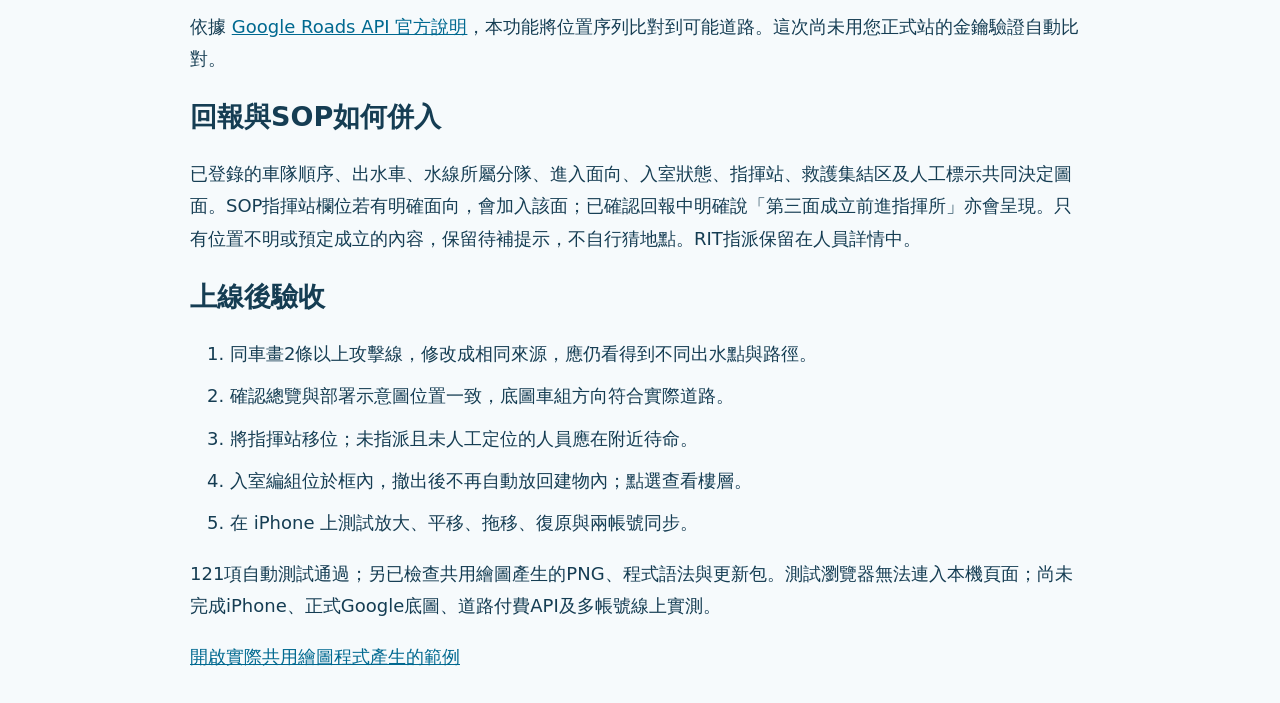
<file: UPDATE_v32.html>
<!doctype html><html lang="zh-Hant"><meta charset="utf-8"><meta name="viewport" content="width=device-width,initial-scale=1"><title>FireCommand v32 更新操作</title><style>body{max-width:900px;margin:30px auto;padding:0 20px;font:18px/1.8 system-ui,sans-serif;color:#153d53;background:#f6fafc}h1,h2{line-height:1.4}li{margin:10px 0}a{color:#006990}</style><h1>FireCommand v32｜繪圖更新與操作</h1>
<p>這版接續 v31。正式網站尚未更新；完整更新包可直接更新原專案。</p>
<h2>更新方式</h2><ol><li>解壓 firecommand_v32_online_release.zip。將內容更新至原 FireCommand 專案根目錄，包括 index.html、assets、api；不要多包一層資料夾。</li><li>保留原本正確的 Firebase 與 Vercel 環境設定。若原專案 firebase/firebase-config.js 已有自行調整，更新前先備份並保留您的設定。</li><li>在原本的部署流程提交更新，進入 <a href="https://vercel.com/dashboard">Vercel Dashboard</a>，開啟 FireCommand 專案 → Deployments，確認 Production 部署完成。</li><li>重新開啟固定正式網址，確認頁首顯示 v32。若仍為 v31，重新整理並確認正在瀏覽最新 Production 網址。</li></ol>
<h2>圖面怎麼使用</h2><ul><li>「部署全景」查看完整圖；「10m近距離」放大後可在圖內左右、上下平移。</li><li>總覽、部署示意圖與底圖使用相同的位置及水線路徑。底圖保留地理背景；示意圖採簡化符號。</li><li>點車輛、人員、水線即可修改。人員詳情保留樓層、狀態與任務。</li><li>拖曳車輛會連同串接車組移動，水線跟隨。人工調整的位置優先保留。</li><li>遠處標記先列在「畫面外」，不會把整個火場縮小；按「顯示遠處資料」查看。</li><li>已選分隊時，車號輸入 11 即可，顯示淡水11；輸入完整車號也不會重複加分隊。</li></ul>
<h2>依道路排車</h2><ol><li>進入「部署」→「道路對齊與底圖定位」，選第一至第四面。</li><li>按「在底圖點兩點」：先點實際頭車位置，再點同側車隊後方，兩點應涵蓋整條車隊。</li><li>檢查黃色候選線與方向；必要時「反轉車流」，再按「套用道路排列」。人工移位的車輛不會被重新排列。</li><li>若車隊超出已指定道路長度，畫面會提示，請重新選較長的線段。</li></ol>
<p>自動排列的車距、建物大小與安全間距屬示意，須依實際現場校正；比例尺不是現場測量或安全距離判定。</p>
<h2>選用：啟用自動道路比對</h2>
<p>手動點選不需要新增 Roads API 設定。「辨識鄰近道路」需額外啟用 Google Roads API，並使用付費服務配額。</p>
<ol><li>登入 <a href="https://console.cloud.google.com/">Google Cloud Console</a>，選擇您供 FireCommand 使用的專案。</li><li>開啟「API 和服務 → 程式庫」，搜尋 Roads API 並啟用；依 Google 要求設定專案計費。</li><li>在「API 和服務 → 憑證」建立供伺服器使用的 API key，API 限制選 Roads API。不要將伺服器 key 放在前端檔案，也不要使用只接受網站來源的瀏覽器 key。</li><li>到 Vercel 專案 → Settings → Environment Variables，新增 GOOGLE_ROADS_API_KEY，值填入上述 key，套用 Production，再重新部署。</li><li>回到道路工具按「辨識鄰近道路」，檢查黃色候選線。服務提供的是可能道路中心線，不能辨識實際可停車的路邊、車道方向或障礙物；需要時改用兩點校正停車侧，再套用。</li></ol>
<p>依據 <a href="https://developers.google.com/maps/documentation/roads/snap">Google Roads API 官方說明</a>，本功能將位置序列比對到可能道路。這次尚未用您正式站的金鑰驗證自動比對。</p>
<h2>回報與SOP如何併入</h2><p>已登錄的車隊順序、出水車、水線所屬分隊、進入面向、入室狀態、指揮站、救護集結区及人工標示共同決定圖面。SOP指揮站欄位若有明確面向，會加入該面；已確認回報中明確說「第三面成立前進指揮所」亦會呈現。只有位置不明或預定成立的內容，保留待補提示，不自行猜地點。RIT指派保留在人員詳情中。</p>
<h2>上線後驗收</h2><ol><li>同車畫2條以上攻擊線，修改成相同來源，應仍看得到不同出水點與路徑。</li><li>確認總覽與部署示意圖位置一致，底圖車組方向符合實際道路。</li><li>將指揮站移位；未指派且未人工定位的人員應在附近待命。</li><li>入室編組位於框內，撤出後不再自動放回建物內；點選查看樓層。</li><li>在 iPhone 上測試放大、平移、拖移、復原與兩帳號同步。</li></ol>
<p>121項自動測試通過；另已檢查共用繪圖產生的PNG、程式語法與更新包。測試瀏覽器無法連入本機頁面；尚未完成iPhone、正式Google底圖、道路付費API及多帳號線上實測。</p>
<p><a href="DRAWING_PREVIEW_v32.html">開啟實際共用繪圖程式產生的範例</a></p></html>
</file>
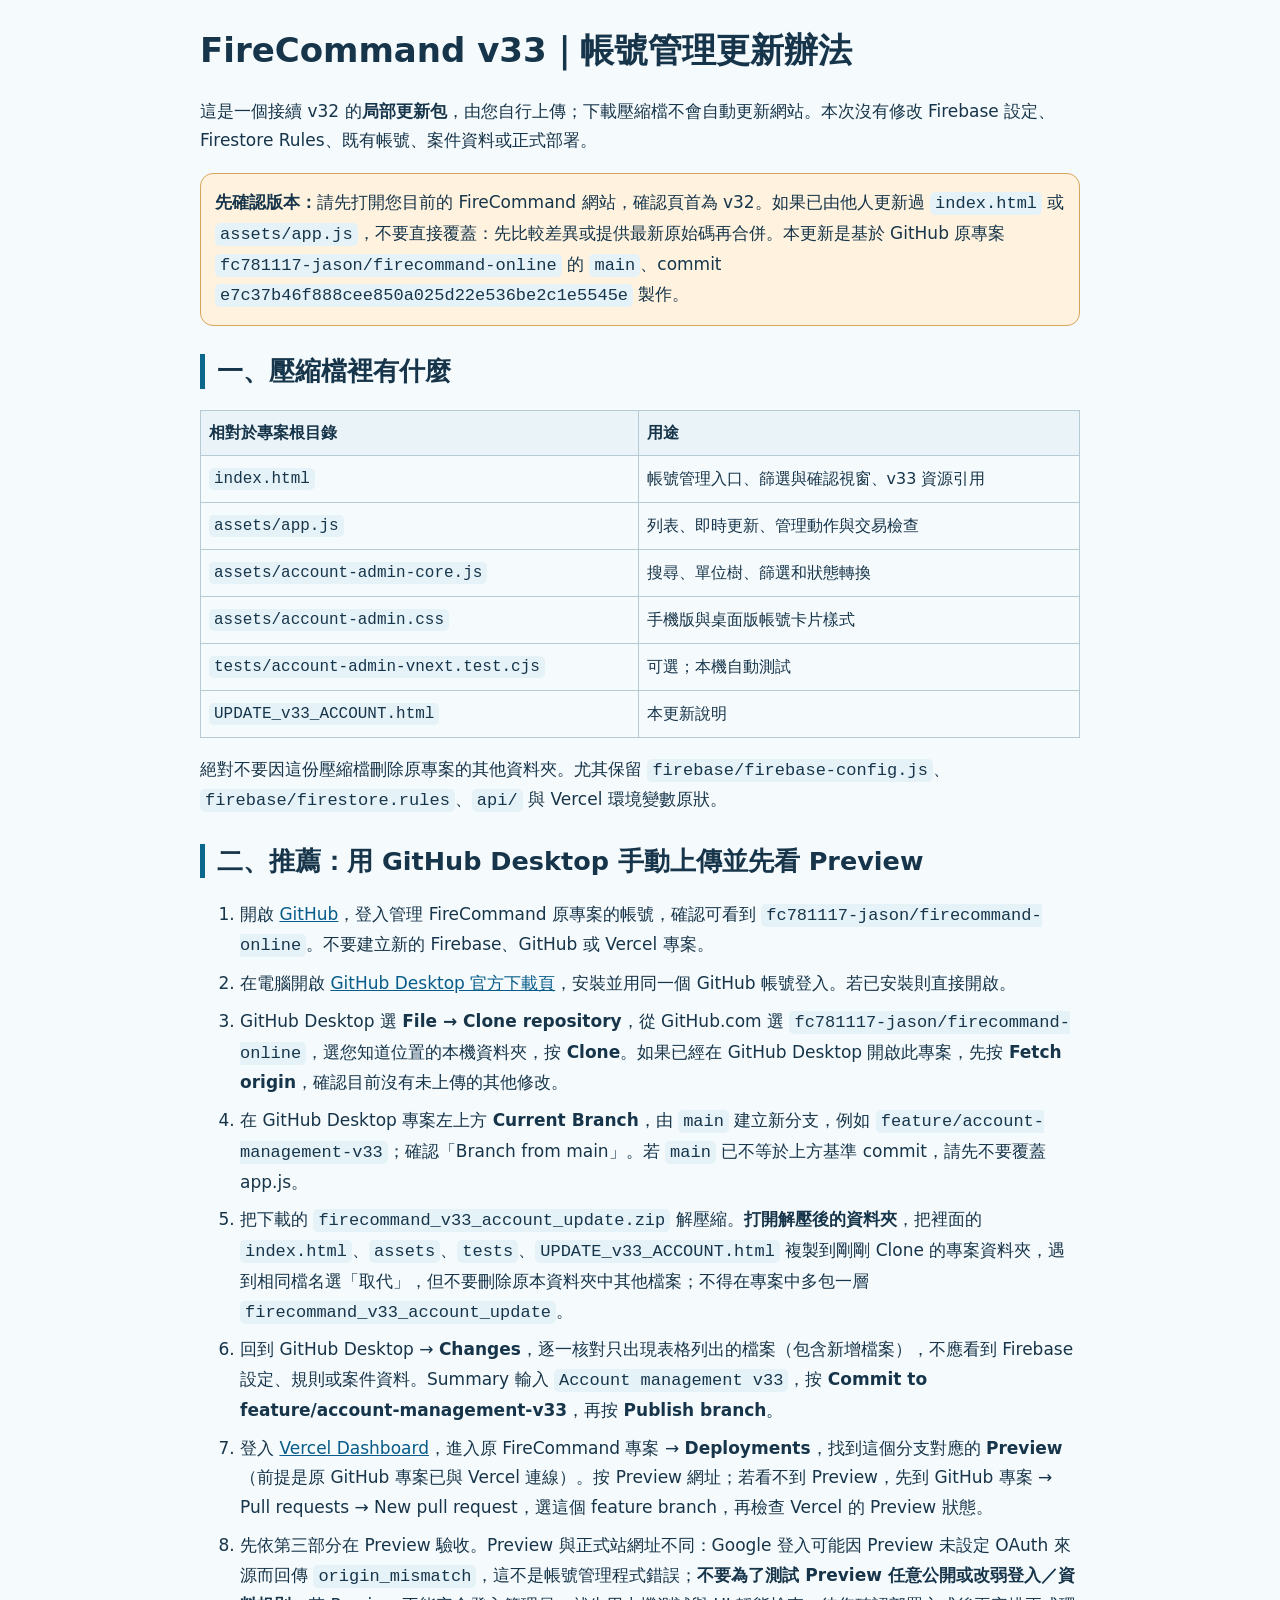
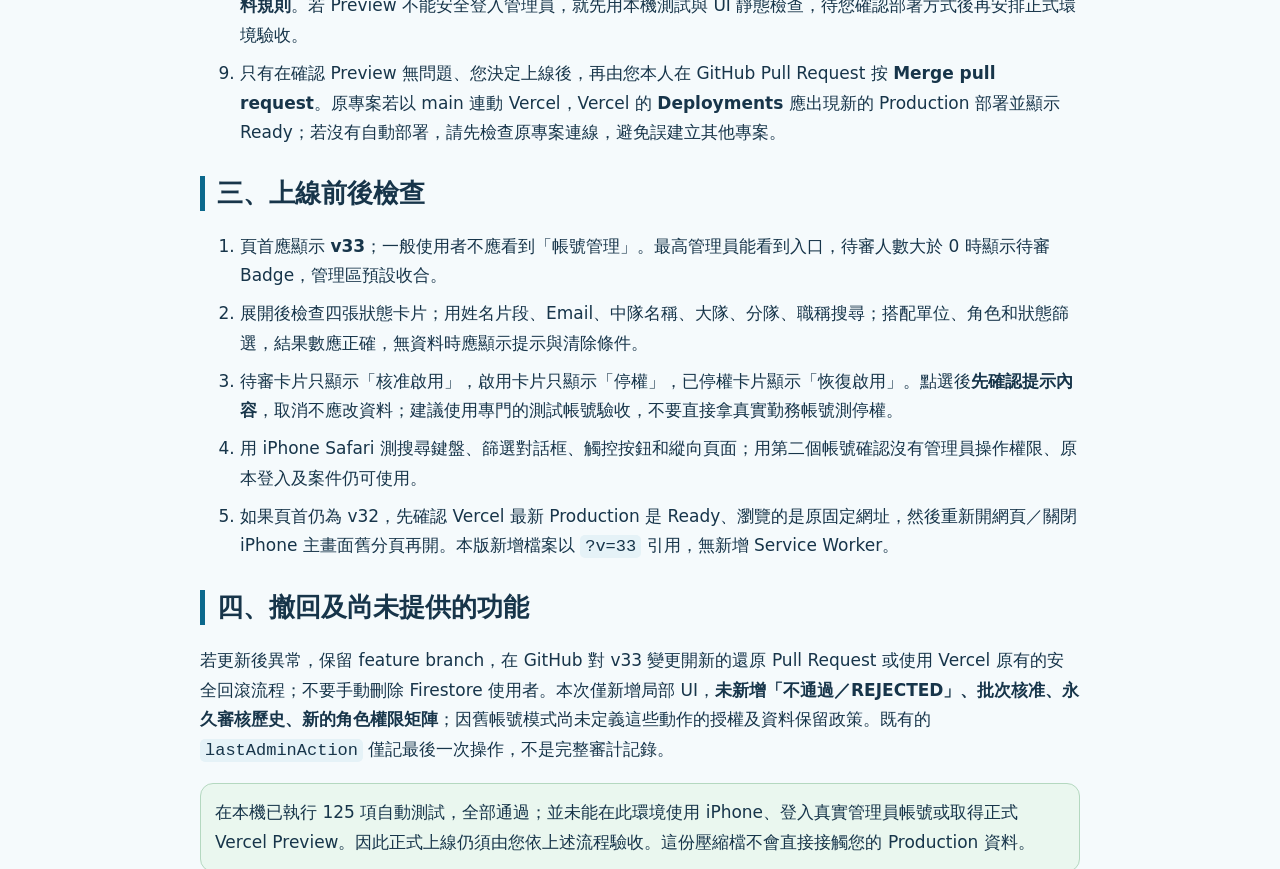
<file: UPDATE_v33_ACCOUNT.html>
<!doctype html>
<html lang="zh-Hant"><head><meta charset="utf-8"><meta name="viewport" content="width=device-width,initial-scale=1"><title>FireCommand v33 帳號管理｜手動更新與驗收</title><style>body{max-width:880px;margin:28px auto;padding:0 18px;background:#f5fafc;color:#17354a;font:17px/1.75 system-ui,"Noto Sans TC",sans-serif}h1,h2{line-height:1.35}h2{margin-top:28px;border-left:5px solid #0b688c;padding-left:12px}li{margin:8px 0}code{background:#e5f2f7;padding:2px 5px;border-radius:5px;overflow-wrap:anywhere}a{color:#075c89}.alert{background:#fff3df;border:1px solid #d7a55c;border-radius:13px;padding:14px}.success{background:#eaf7ef;border:1px solid #b4d8c0;border-radius:13px;padding:14px}table{border-collapse:collapse;width:100%;font-size:.94em}th,td{border:1px solid #b7cad4;padding:8px;text-align:left}th{background:#eaf4f8}</style></head><body>
<h1>FireCommand v33｜帳號管理更新辦法</h1>
<p>這是一個接續 v32 的<strong>局部更新包</strong>，由您自行上傳；下載壓縮檔不會自動更新網站。本次沒有修改 Firebase 設定、Firestore Rules、既有帳號、案件資料或正式部署。</p>
<div class="alert"><strong>先確認版本：</strong>請先打開您目前的 FireCommand 網站，確認頁首為 v32。如果已由他人更新過 <code>index.html</code> 或 <code>assets/app.js</code>，不要直接覆蓋：先比較差異或提供最新原始碼再合併。本更新是基於 GitHub 原專案 <code>fc781117-jason/firecommand-online</code> 的 <code>main</code>、commit <code>e7c37b46f888cee850a025d22e536be2c1e5545e</code> 製作。</div>
<h2>一、壓縮檔裡有什麼</h2>
<table><thead><tr><th>相對於專案根目錄</th><th>用途</th></tr></thead><tbody><tr><td><code>index.html</code></td><td>帳號管理入口、篩選與確認視窗、v33 資源引用</td></tr><tr><td><code>assets/app.js</code></td><td>列表、即時更新、管理動作與交易檢查</td></tr><tr><td><code>assets/account-admin-core.js</code></td><td>搜尋、單位樹、篩選和狀態轉換</td></tr><tr><td><code>assets/account-admin.css</code></td><td>手機版與桌面版帳號卡片樣式</td></tr><tr><td><code>tests/account-admin-vnext.test.cjs</code></td><td>可選；本機自動測試</td></tr><tr><td><code>UPDATE_v33_ACCOUNT.html</code></td><td>本更新說明</td></tr></tbody></table>
<p>絕對不要因這份壓縮檔刪除原專案的其他資料夾。尤其保留 <code>firebase/firebase-config.js</code>、<code>firebase/firestore.rules</code>、<code>api/</code> 與 Vercel 環境變數原狀。</p>
<h2>二、推薦：用 GitHub Desktop 手動上傳並先看 Preview</h2>
<ol><li>開啟 <a href="https://github.com/">GitHub</a>，登入管理 FireCommand 原專案的帳號，確認可看到 <code>fc781117-jason/firecommand-online</code>。不要建立新的 Firebase、GitHub 或 Vercel 專案。</li>
<li>在電腦開啟 <a href="https://desktop.github.com/">GitHub Desktop 官方下載頁</a>，安裝並用同一個 GitHub 帳號登入。若已安裝則直接開啟。</li>
<li>GitHub Desktop 選 <strong>File → Clone repository</strong>，從 GitHub.com 選 <code>fc781117-jason/firecommand-online</code>，選您知道位置的本機資料夾，按 <strong>Clone</strong>。如果已經在 GitHub Desktop 開啟此專案，先按 <strong>Fetch origin</strong>，確認目前沒有未上傳的其他修改。</li>
<li>在 GitHub Desktop 專案左上方 <strong>Current Branch</strong>，由 <code>main</code> 建立新分支，例如 <code>feature/account-management-v33</code>；確認「Branch from main」。若 <code>main</code> 已不等於上方基準 commit，請先不要覆蓋 app.js。</li>
<li>把下載的 <code>firecommand_v33_account_update.zip</code> 解壓縮。<strong>打開解壓後的資料夾</strong>，把裡面的 <code>index.html</code>、<code>assets</code>、<code>tests</code>、<code>UPDATE_v33_ACCOUNT.html</code> 複製到剛剛 Clone 的專案資料夾，遇到相同檔名選「取代」，但不要刪除原本資料夾中其他檔案；不得在專案中多包一層 <code>firecommand_v33_account_update</code>。</li>
<li>回到 GitHub Desktop → <strong>Changes</strong>，逐一核對只出現表格列出的檔案（包含新增檔案），不應看到 Firebase 設定、規則或案件資料。Summary 輸入 <code>Account management v33</code>，按 <strong>Commit to feature/account-management-v33</strong>，再按 <strong>Publish branch</strong>。</li>
<li>登入 <a href="https://vercel.com/dashboard">Vercel Dashboard</a>，進入原 FireCommand 專案 → <strong>Deployments</strong>，找到這個分支對應的 <strong>Preview</strong>（前提是原 GitHub 專案已與 Vercel 連線）。按 Preview 網址；若看不到 Preview，先到 GitHub 專案 → Pull requests → New pull request，選這個 feature branch，再檢查 Vercel 的 Preview 狀態。</li>
<li>先依第三部分在 Preview 驗收。Preview 與正式站網址不同：Google 登入可能因 Preview 未設定 OAuth 來源而回傳 <code>origin_mismatch</code>，這不是帳號管理程式錯誤；<strong>不要為了測試 Preview 任意公開或改弱登入／資料規則</strong>。若 Preview 不能安全登入管理員，就先用本機測試與 UI 靜態檢查，待您確認部署方式後再安排正式環境驗收。</li>
<li>只有在確認 Preview 無問題、您決定上線後，再由您本人在 GitHub Pull Request 按 <strong>Merge pull request</strong>。原專案若以 main 連動 Vercel，Vercel 的 <strong>Deployments</strong> 應出現新的 Production 部署並顯示 Ready；若沒有自動部署，請先檢查原專案連線，避免誤建立其他專案。</li></ol>
<h2>三、上線前後檢查</h2>
<ol><li>頁首應顯示 <strong>v33</strong>；一般使用者不應看到「帳號管理」。最高管理員能看到入口，待審人數大於 0 時顯示待審 Badge，管理區預設收合。</li><li>展開後檢查四張狀態卡片；用姓名片段、Email、中隊名稱、大隊、分隊、職稱搜尋；搭配單位、角色和狀態篩選，結果數應正確，無資料時應顯示提示與清除條件。</li><li>待審卡片只顯示「核准啟用」，啟用卡片只顯示「停權」，已停權卡片顯示「恢復啟用」。點選後<strong>先確認提示內容</strong>，取消不應改資料；建議使用專門的測試帳號驗收，不要直接拿真實勤務帳號測停權。</li><li>用 iPhone Safari 測搜尋鍵盤、篩選對話框、觸控按鈕和縱向頁面；用第二個帳號確認沒有管理員操作權限、原本登入及案件仍可使用。</li><li>如果頁首仍為 v32，先確認 Vercel 最新 Production 是 Ready、瀏覽的是原固定網址，然後重新開網頁／關閉 iPhone 主畫面舊分頁再開。本版新增檔案以 <code>?v=33</code> 引用，無新增 Service Worker。</li></ol>
<h2>四、撤回及尚未提供的功能</h2><p>若更新後異常，保留 feature branch，在 GitHub 對 v33 變更開新的還原 Pull Request 或使用 Vercel 原有的安全回滾流程；不要手動刪除 Firestore 使用者。本次僅新增局部 UI，<strong>未新增「不通過／REJECTED」、批次核准、永久審核歷史、新的角色權限矩陣</strong>；因舊帳號模式尚未定義這些動作的授權及資料保留政策。既有的 <code>lastAdminAction</code> 僅記最後一次操作，不是完整審計記錄。</p>
<div class="success">在本機已執行 125 項自動測試，全部通過；並未能在此環境使用 iPhone、登入真實管理員帳號或取得正式 Vercel Preview。因此正式上線仍須由您依上述流程驗收。這份壓縮檔不會直接接觸您的 Production 資料。</div>
</body></html>
</file>
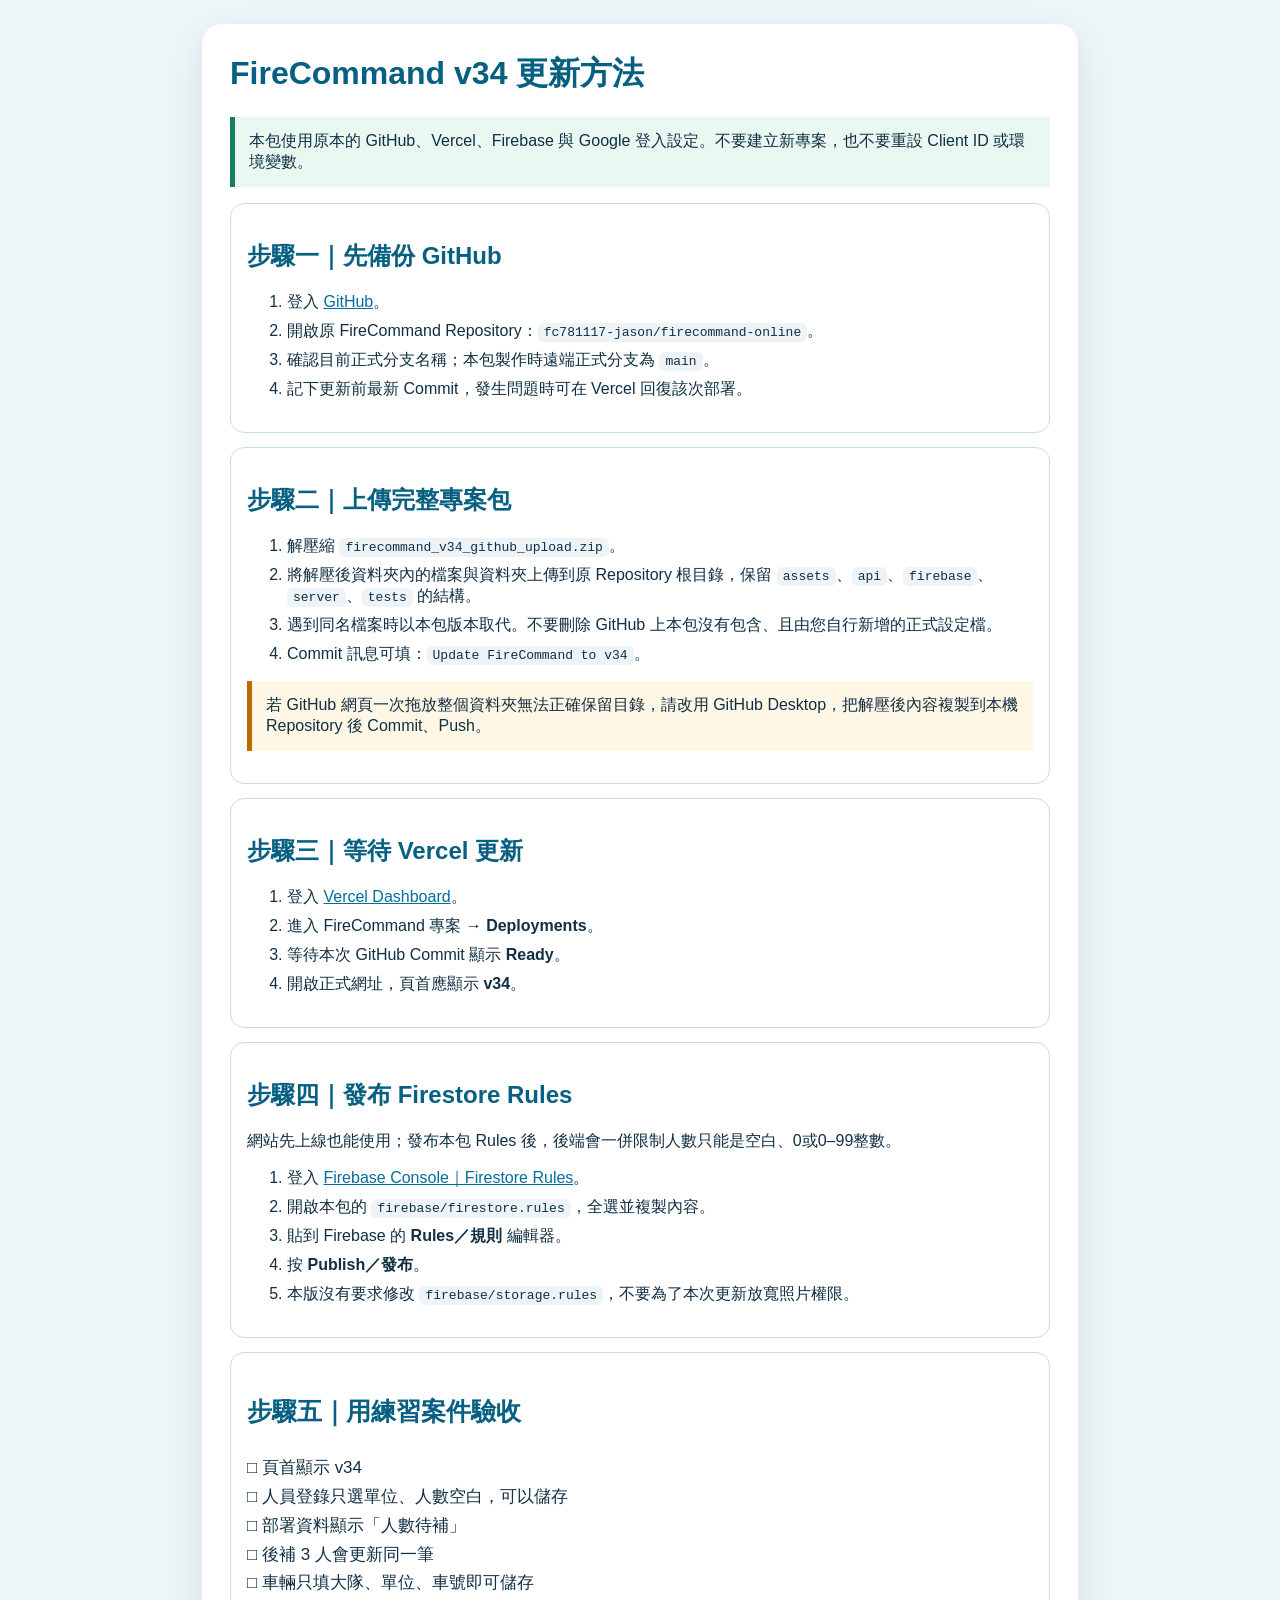
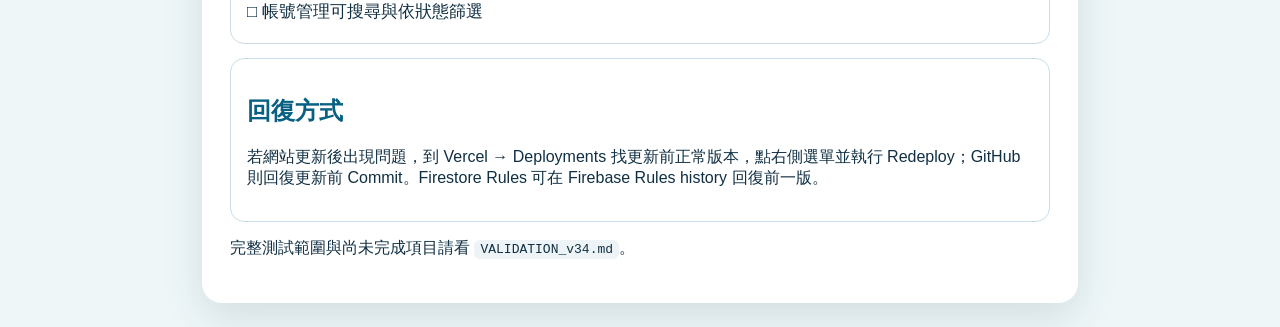
<file: UPDATE_v34.html>
<!doctype html>
<html lang="zh-Hant">
<head>
  <meta charset="utf-8" />
  <meta name="viewport" content="width=device-width,initial-scale=1" />
  <title>FireCommand v34 更新方法</title>
  <style>
    :root{font-family:-apple-system,BlinkMacSystemFont,"Segoe UI",sans-serif;color:#102f43;background:#eef6f8}body{margin:0;padding:24px}.page{max-width:820px;margin:auto;background:#fff;border-radius:20px;padding:28px;box-shadow:0 14px 40px #173d5220}h1,h2{color:#075f82}h1{margin-top:0}.step{border:1px solid #c9dde7;border-radius:14px;padding:16px;margin:14px 0}.ok{background:#e9f8f1;border-left:5px solid #15805e;padding:14px}.warn{background:#fff7e6;border-left:5px solid #bd6b00;padding:14px}code{background:#edf3f6;border-radius:6px;padding:2px 6px}li{margin:8px 0}a{color:#006e9c}.check{font-size:1.06rem;line-height:1.7}@media(max-width:600px){body{padding:10px}.page{padding:18px;border-radius:14px}}
  </style>
</head>
<body><main class="page">
  <h1>FireCommand v34 更新方法</h1>
  <p class="ok">本包使用原本的 GitHub、Vercel、Firebase 與 Google 登入設定。不要建立新專案，也不要重設 Client ID 或環境變數。</p>

  <section class="step">
    <h2>步驟一｜先備份 GitHub</h2>
    <ol>
      <li>登入 <a href="https://github.com/" target="_blank" rel="noopener">GitHub</a>。</li>
      <li>開啟原 FireCommand Repository：<code>fc781117-jason/firecommand-online</code>。</li>
      <li>確認目前正式分支名稱；本包製作時遠端正式分支為 <code>main</code>。</li>
      <li>記下更新前最新 Commit，發生問題時可在 Vercel 回復該次部署。</li>
    </ol>
  </section>

  <section class="step">
    <h2>步驟二｜上傳完整專案包</h2>
    <ol>
      <li>解壓縮 <code>firecommand_v34_github_upload.zip</code>。</li>
      <li>將解壓後資料夾內的檔案與資料夾上傳到原 Repository 根目錄，保留 <code>assets</code>、<code>api</code>、<code>firebase</code>、<code>server</code>、<code>tests</code> 的結構。</li>
      <li>遇到同名檔案時以本包版本取代。不要刪除 GitHub 上本包沒有包含、且由您自行新增的正式設定檔。</li>
      <li>Commit 訊息可填：<code>Update FireCommand to v34</code>。</li>
    </ol>
    <p class="warn">若 GitHub 網頁一次拖放整個資料夾無法正確保留目錄，請改用 GitHub Desktop，把解壓後內容複製到本機 Repository 後 Commit、Push。</p>
  </section>

  <section class="step">
    <h2>步驟三｜等待 Vercel 更新</h2>
    <ol>
      <li>登入 <a href="https://vercel.com/dashboard" target="_blank" rel="noopener">Vercel Dashboard</a>。</li>
      <li>進入 FireCommand 專案 → <b>Deployments</b>。</li>
      <li>等待本次 GitHub Commit 顯示 <b>Ready</b>。</li>
      <li>開啟正式網址，頁首應顯示 <b>v34</b>。</li>
    </ol>
  </section>

  <section class="step">
    <h2>步驟四｜發布 Firestore Rules</h2>
    <p>網站先上線也能使用；發布本包 Rules 後，後端會一併限制人數只能是空白、0或0–99整數。</p>
    <ol>
      <li>登入 <a href="https://console.firebase.google.com/project/firecommand-online/firestore/rules" target="_blank" rel="noopener">Firebase Console｜Firestore Rules</a>。</li>
      <li>開啟本包的 <code>firebase/firestore.rules</code>，全選並複製內容。</li>
      <li>貼到 Firebase 的 <b>Rules／規則</b> 編輯器。</li>
      <li>按 <b>Publish／發布</b>。</li>
      <li>本版沒有要求修改 <code>firebase/storage.rules</code>，不要為了本次更新放寬照片權限。</li>
    </ol>
  </section>

  <section class="step check">
    <h2>步驟五｜用練習案件驗收</h2>
    <label>□ 頁首顯示 v34</label><br />
    <label>□ 人員登錄只選單位、人數空白，可以儲存</label><br />
    <label>□ 部署資料顯示「人數待補」</label><br />
    <label>□ 後補 3 人會更新同一筆</label><br />
    <label>□ 車輛只填大隊、單位、車號即可儲存</label><br />
    <label>□ 帳號管理可搜尋與依狀態篩選</label>
  </section>

  <section class="step">
    <h2>回復方式</h2>
    <p>若網站更新後出現問題，到 Vercel → Deployments 找更新前正常版本，點右側選單並執行 Redeploy；GitHub 則回復更新前 Commit。Firestore Rules 可在 Firebase Rules history 回復前一版。</p>
  </section>

  <p>完整測試範圍與尚未完成項目請看 <code>VALIDATION_v34.md</code>。</p>
</main></body></html>
</file>
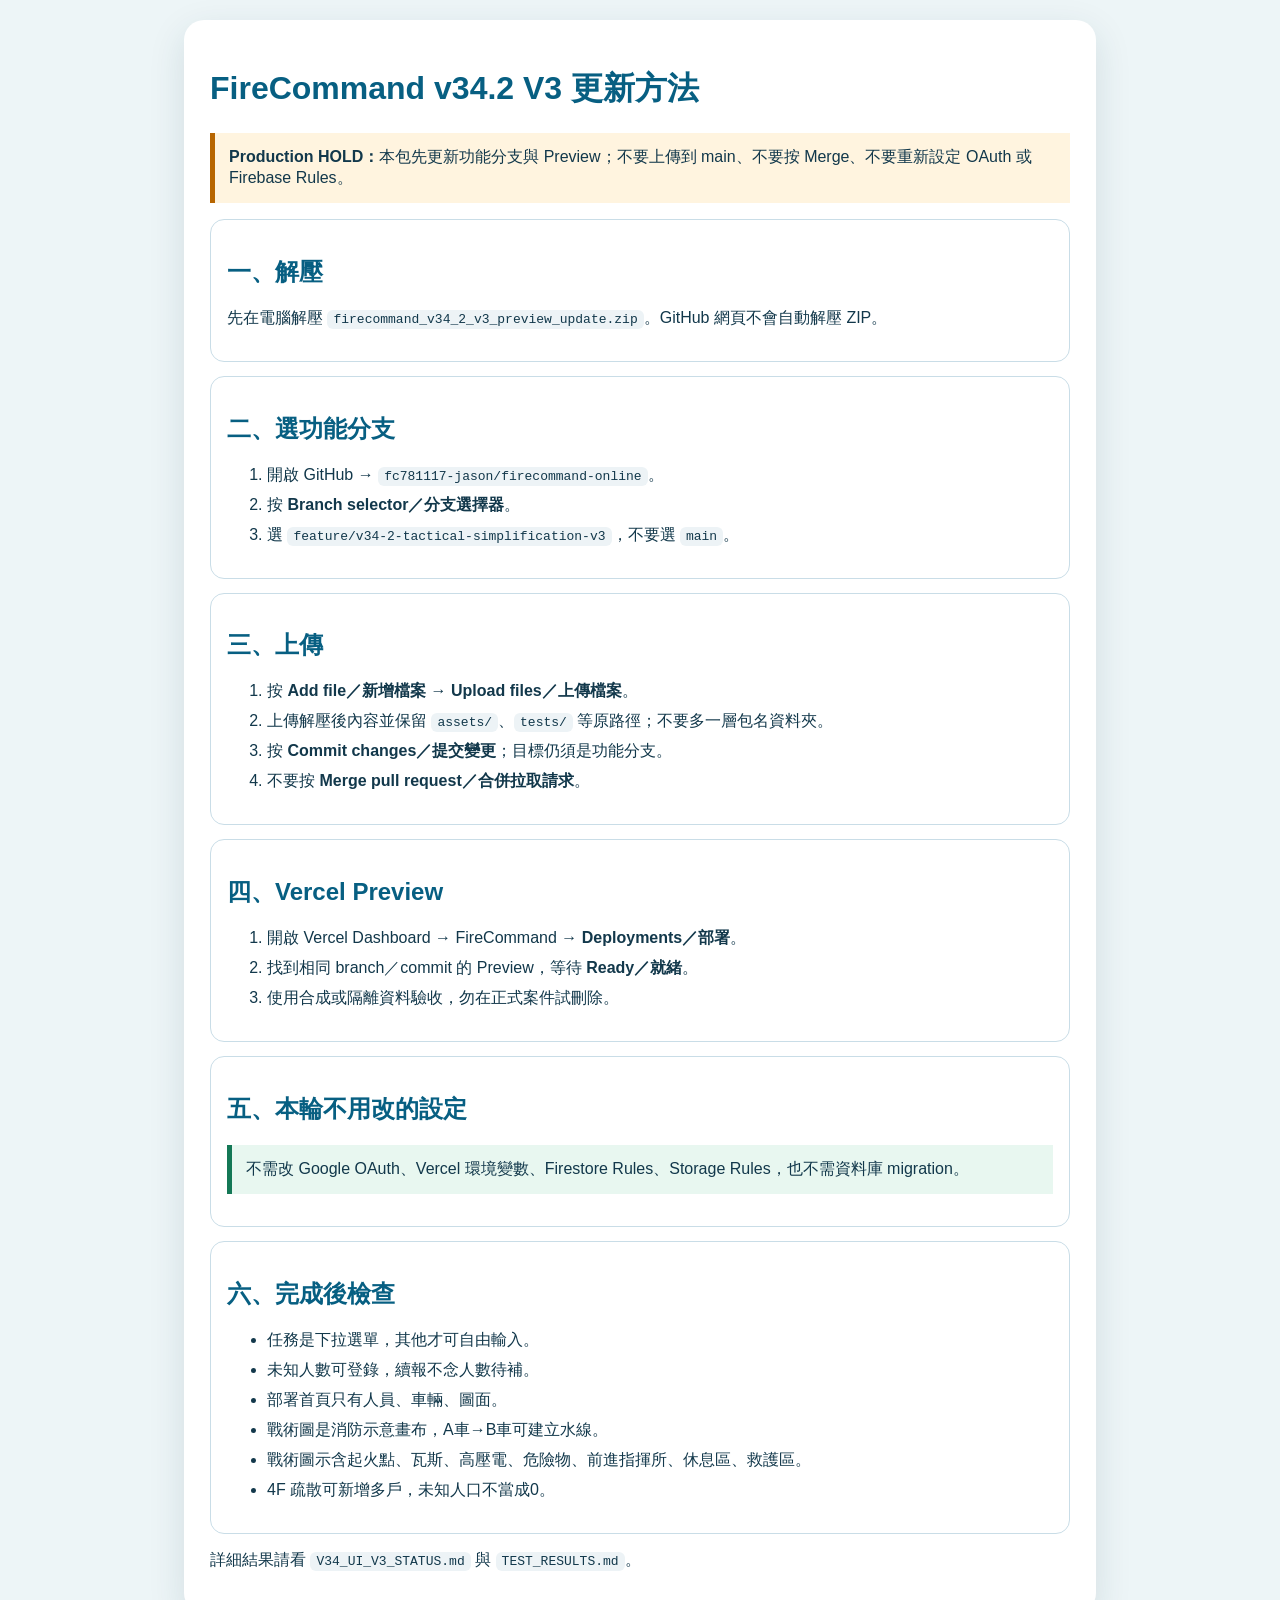
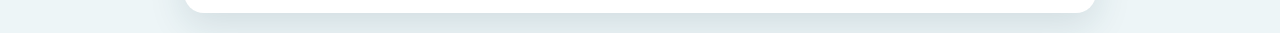
<file: UPDATE_V34_2_V3.html>
<!doctype html>
<html lang="zh-Hant"><head><meta charset="utf-8"><meta name="viewport" content="width=device-width,initial-scale=1"><title>FireCommand v34.2 V3 更新方法</title><style>:root{font-family:-apple-system,BlinkMacSystemFont,"Segoe UI",sans-serif;color:#12384b;background:#edf5f7}body{margin:0;padding:20px}.page{max-width:860px;margin:auto;background:#fff;border-radius:20px;padding:26px;box-shadow:0 12px 36px #153c5120}h1,h2{color:#075f82}.box{border:1px solid #c9dde7;border-radius:14px;padding:16px;margin:14px 0}.hold{background:#fff4df;border-left:5px solid #b76500;padding:14px}.ok{background:#e8f7f0;border-left:5px solid #147856;padding:14px}code{background:#edf3f6;padding:2px 6px;border-radius:6px}li{margin:9px 0}@media(max-width:600px){body{padding:8px}.page{padding:17px}}</style></head><body><main class="page"><h1>FireCommand v34.2 V3 更新方法</h1><p class="hold"><b>Production HOLD：</b>本包先更新功能分支與 Preview；不要上傳到 main、不要按 Merge、不要重新設定 OAuth 或 Firebase Rules。</p><section class="box"><h2>一、解壓</h2><p>先在電腦解壓 <code>firecommand_v34_2_v3_preview_update.zip</code>。GitHub 網頁不會自動解壓 ZIP。</p></section><section class="box"><h2>二、選功能分支</h2><ol><li>開啟 GitHub → <code>fc781117-jason/firecommand-online</code>。</li><li>按 <b>Branch selector／分支選擇器</b>。</li><li>選 <code>feature/v34-2-tactical-simplification-v3</code>，不要選 <code>main</code>。</li></ol></section><section class="box"><h2>三、上傳</h2><ol><li>按 <b>Add file／新增檔案 → Upload files／上傳檔案</b>。</li><li>上傳解壓後內容並保留 <code>assets/</code>、<code>tests/</code> 等原路徑；不要多一層包名資料夾。</li><li>按 <b>Commit changes／提交變更</b>；目標仍須是功能分支。</li><li>不要按 <b>Merge pull request／合併拉取請求</b>。</li></ol></section><section class="box"><h2>四、Vercel Preview</h2><ol><li>開啟 Vercel Dashboard → FireCommand → <b>Deployments／部署</b>。</li><li>找到相同 branch／commit 的 Preview，等待 <b>Ready／就緒</b>。</li><li>使用合成或隔離資料驗收，勿在正式案件試刪除。</li></ol></section><section class="box"><h2>五、本輪不用改的設定</h2><p class="ok">不需改 Google OAuth、Vercel 環境變數、Firestore Rules、Storage Rules，也不需資料庫 migration。</p></section><section class="box"><h2>六、完成後檢查</h2><ul><li>任務是下拉選單，其他才可自由輸入。</li><li>未知人數可登錄，續報不念人數待補。</li><li>部署首頁只有人員、車輛、圖面。</li><li>戰術圖是消防示意畫布，A車→B車可建立水線。</li><li>戰術圖示含起火點、瓦斯、高壓電、危險物、前進指揮所、休息區、救護區。</li><li>4F 疏散可新增多戶，未知人口不當成0。</li></ul></section><p>詳細結果請看 <code>V34_UI_V3_STATUS.md</code> 與 <code>TEST_RESULTS.md</code>。</p></main></body></html>
</file>
